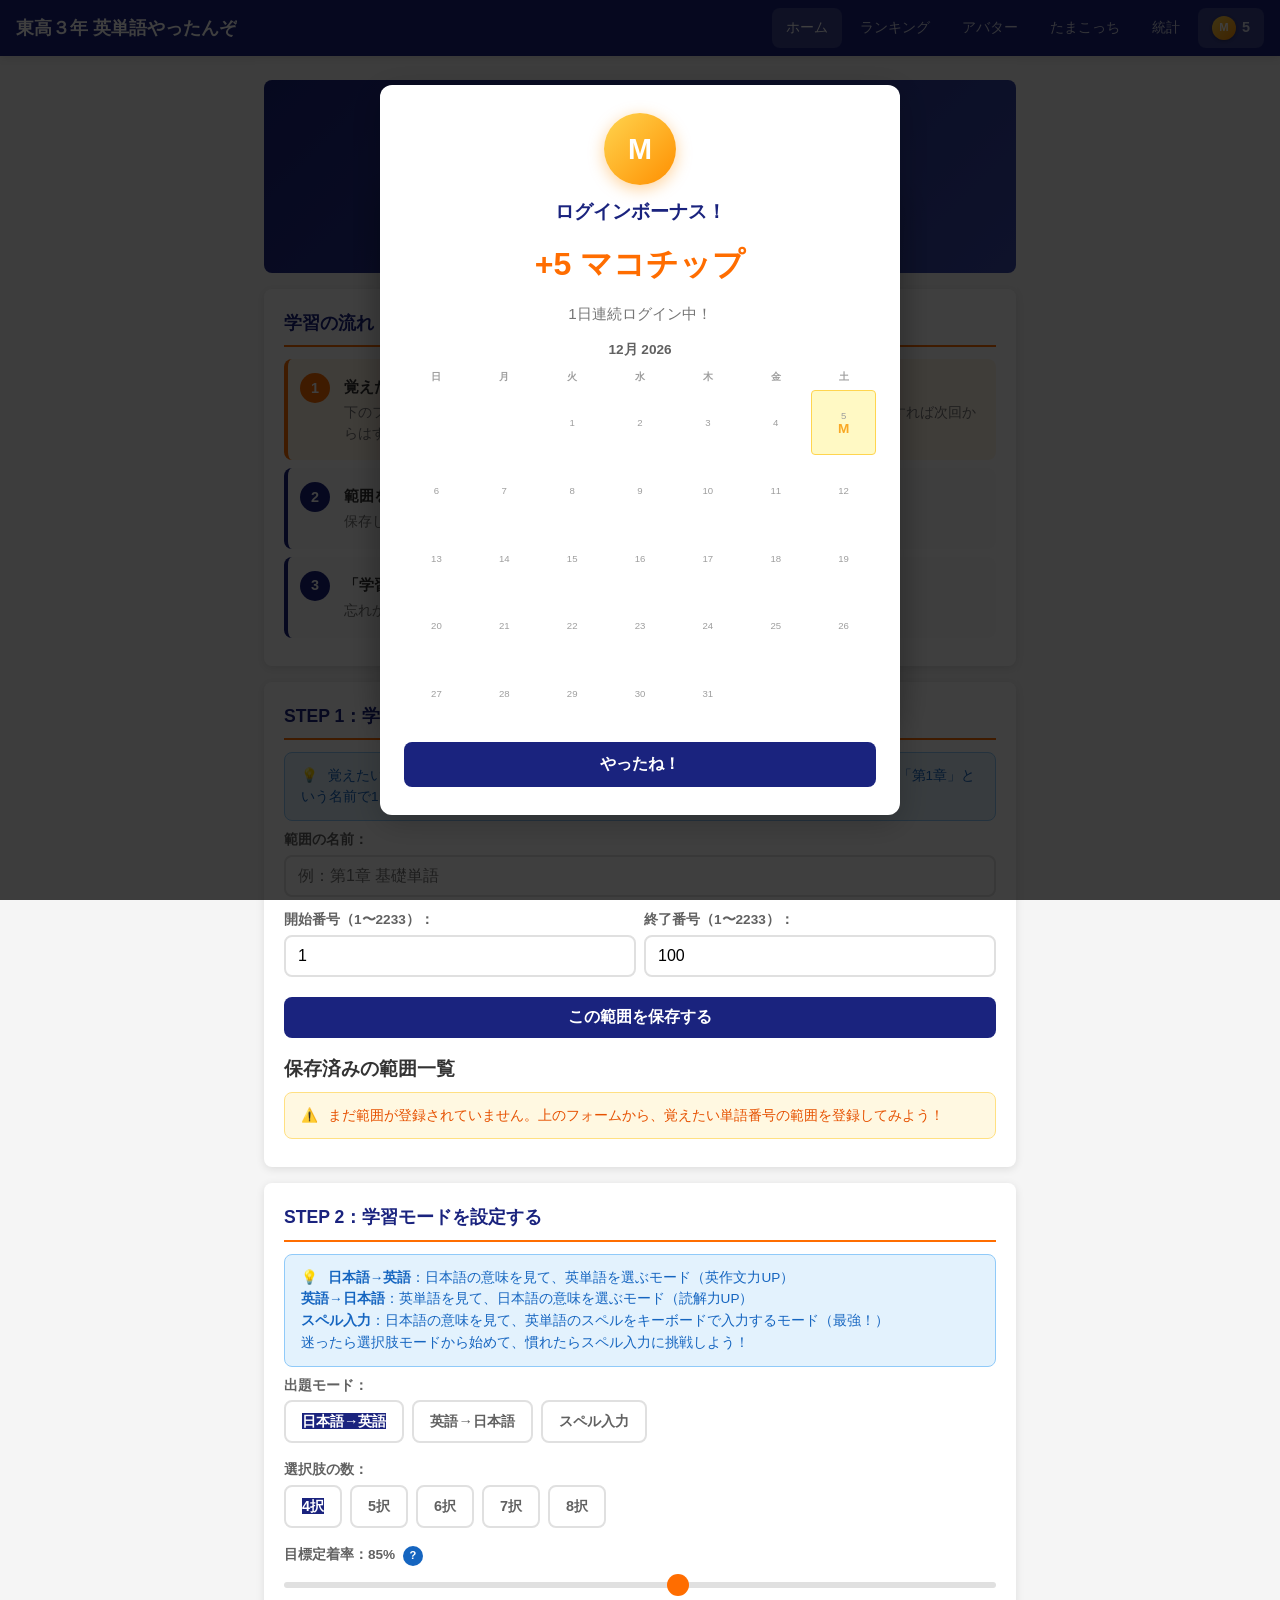
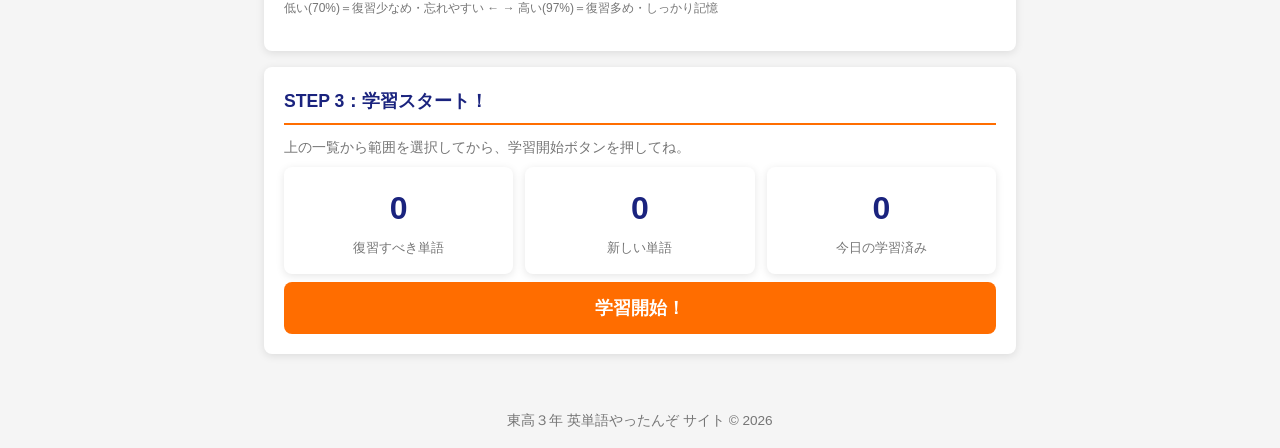
<file: index.html>
<!DOCTYPE html>
<html lang="ja">
<head>
  <meta charset="UTF-8">
  <meta name="viewport" content="width=device-width, initial-scale=1.0">
  <title>東高３年 英単語やったんぞ サイト</title>
  <link rel="stylesheet" href="css/style.css">
</head>
<body>

  <header class="navbar">
    <div class="brand">東高３年 英単語やったんぞ</div>
    <nav>
      <a href="index.html" class="active">ホーム</a>
      <a href="ranking.html">ランキング</a>
      <a href="avatar.html">アバター</a>
      <a href="tamakocchi.html">たまこっち</a>
      <a href="stats.html">統計</a>
      <a href="avatar.html" class="chip-display" id="chip-balance">
        <span class="chip-icon">M</span><span id="chip-amount">0</span>
      </a>
    </nav>
  </header>

  <main class="container">

    <!-- ヒーローセクション -->
    <div class="hero">
      <h1>英単語やったんぞ！</h1>
      <p>大学受験の英単語2233語を、科学的に最も効率よく覚えよう。<br>AIが「いつ復習すべきか」を自動で計算してくれるよ！</p>
      <button class="btn btn-accent mt-8" onclick="document.getElementById('how-popup').classList.add('show')" style="font-size:0.9rem">このアプリの使い方を見る</button>
    </div>

    <!-- 使い方ポップアップ -->
    <div class="popup-overlay" id="how-popup">
      <div class="popup">
        <h2>このアプリの使い方</h2>
        <p>このアプリは<strong>「忘れかけたタイミングで復習する」</strong>という科学的な学習法（FSRS）を使っています。ただ何度もくり返すより、はるかに効率よく覚えられます！</p>
        <ul>
          <li><strong>STEP 1</strong>：まず覚えたい単語の範囲を登録する（例：1〜100番）</li>
          <li><strong>STEP 2</strong>：クイズ形式で学習する。選択肢から正解を選ぼう</li>
          <li><strong>STEP 3</strong>：答えた後、自分の手ごたえを4段階で評価する</li>
          <li><strong>STEP 4</strong>：アプリが自動で「次いつ復習すべきか」を計算！</li>
          <li><strong>STEP 5</strong>：翌日以降にまたアプリを開くと、忘れかけた単語だけが出題される</li>
        </ul>
        <p><strong>ポイント：</strong>毎日少しずつ続けるのがコツ！1日10〜20分でOK。同じ範囲を繰り返し学習すると、AIがあなたの記憶パターンを学習して、どんどん効率がよくなります。</p>
        <p style="margin-top:12px"><strong>統計ページ</strong>を見れば、どの単語が覚えられていて、どの単語がヤバいか一目でわかるよ！</p>
        <button class="close-popup" onclick="this.closest('.popup-overlay').classList.remove('show')">わかった！</button>
      </div>
    </div>

    <!-- たまこっちミニウィジェット -->
    <a href="tamakocchi.html" class="tc-mini-widget" id="tc-widget" style="display:none">
      <div class="tc-mini-pet" id="tc-widget-pet"></div>
      <div class="tc-mini-info">
        <div class="tc-mini-name" id="tc-widget-name"></div>
        <div class="tc-mini-hearts" id="tc-widget-hearts"></div>
      </div>
    </a>

    <!-- ステップガイド -->
    <div class="card">
      <div class="card-title">学習の流れ <span class="help-icon" onclick="document.getElementById('how-popup').classList.add('show')">?</span></div>
      <ol class="step-guide" id="step-guide">
        <li class="step active" id="step-1">
          <div class="step-title">覚えたい範囲を登録する</div>
          <div class="step-desc">下のフォームで、単語番号の範囲（例：1〜100）に名前をつけて保存しよう。一度保存すれば次回からはすぐ使えるよ。</div>
        </li>
        <li class="step" id="step-2">
          <div class="step-title">範囲を選んで設定を確認する</div>
          <div class="step-desc">保存した範囲から学習したいものを選ぼう。出題モードや選択肢数も変えられるよ。</div>
        </li>
        <li class="step" id="step-3">
          <div class="step-title">「学習開始」でクイズスタート！</div>
          <div class="step-desc">忘れかけの単語と新しい単語が自動で出題されるよ。毎日続けると効果バツグン！</div>
        </li>
      </ol>
    </div>

    <!-- 学習範囲設定 -->
    <div class="card" id="range-card">
      <div class="card-title">STEP 1：学習範囲を登録する</div>
      <div class="help-bubble">
        覚えたい単語の番号の範囲を指定して保存します。例えば、教科書の第1章が1〜100番なら「第1章」という名前で1〜100を登録しておくと便利です。<strong>範囲は何個でも作れます。</strong>
      </div>

      <div id="range-form" class="mt-8">
        <div class="form-group">
          <label for="range-name">範囲の名前：</label>
          <input type="text" id="range-name" class="form-control" placeholder="例：第1章 基礎単語">
        </div>
        <div class="form-row">
          <div class="form-group">
            <label for="range-start">開始番号（1〜2233）：</label>
            <input type="number" id="range-start" class="form-control" min="1" max="2233" value="1">
          </div>
          <div class="form-group">
            <label for="range-end">終了番号（1〜2233）：</label>
            <input type="number" id="range-end" class="form-control" min="1" max="2233" value="100">
          </div>
        </div>
        <button id="save-range-btn" class="btn btn-primary btn-block mt-8" type="button">この範囲を保存する</button>
      </div>

      <!-- 保存済み範囲 -->
      <div id="range-list" class="mt-16">
        <div class="flex-between mb-8">
          <h3>保存済みの範囲一覧</h3>
        </div>
        <div id="ranges-container">
          <!-- 保存された範囲がここに表示される -->
        </div>
        <div id="no-ranges-msg" class="help-bubble warning">
          まだ範囲が登録されていません。上のフォームから、覚えたい単語番号の範囲を登録してみよう！
        </div>
      </div>
    </div>

    <!-- 学習モード選択 -->
    <div class="card" id="mode-card">
      <div class="card-title">STEP 2：学習モードを設定する</div>

      <div class="help-bubble">
        <strong>日本語→英語</strong>：日本語の意味を見て、英単語を選ぶモード（英作文力UP）<br>
        <strong>英語→日本語</strong>：英単語を見て、日本語の意味を選ぶモード（読解力UP）<br>
        <strong>スペル入力</strong>：日本語の意味を見て、英単語のスペルをキーボードで入力するモード（最強！）<br>
        迷ったら選択肢モードから始めて、慣れたらスペル入力に挑戦しよう！
      </div>

      <div class="form-group mt-8">
        <label>出題モード：</label>
        <div class="radio-group">
          <label><input type="radio" name="study-mode" value="jp2en" checked><span>日本語→英語</span></label>
          <label><input type="radio" name="study-mode" value="en2jp"><span>英語→日本語</span></label>
          <label><input type="radio" name="study-mode" value="spelling"><span>スペル入力</span></label>
        </div>
      </div>

      <div class="form-group" id="choice-count-group">
        <label>選択肢の数：</label>
        <div class="radio-group">
          <label><input type="radio" name="choice-count" value="4" checked><span>4択</span></label>
          <label><input type="radio" name="choice-count" value="5"><span>5択</span></label>
          <label><input type="radio" name="choice-count" value="6"><span>6択</span></label>
          <label><input type="radio" name="choice-count" value="7"><span>7択</span></label>
          <label><input type="radio" name="choice-count" value="8"><span>8択</span></label>
        </div>
      </div>

      <div class="form-group">
        <label for="retention-slider">
          目標定着率：<strong id="retention-value">85%</strong>
          <span class="help-icon" onclick="document.getElementById('retention-popup').classList.add('show')">?</span>
        </label>
        <input type="range" id="retention-slider" min="70" max="97" value="85" step="1">
        <div class="text-xs text-muted mt-4">低い(70%)＝復習少なめ・忘れやすい ← → 高い(97%)＝復習多め・しっかり記憶</div>
      </div>
    </div>

    <!-- 定着率ポップアップ -->
    <div class="popup-overlay" id="retention-popup">
      <div class="popup">
        <h2>「目標定着率」って何？</h2>
        <p>目標定着率とは、<strong>「次にその単語を見たとき、何%の確率で思い出せるようにしたいか」</strong>という設定です。</p>
        <ul>
          <li><strong>85%（おすすめ）</strong>：復習回数と記憶のバランスが最適</li>
          <li><strong>90%以上</strong>：しっかり覚えたい人向け。復習回数は増えるけど確実</li>
          <li><strong>70〜80%</strong>：とりあえずざっと覚えたい人向け。復習は少なくて済む</li>
        </ul>
        <p>最初は<strong>85%</strong>のままでOK！慣れてきたら調整してみよう。</p>
        <button class="close-popup" onclick="this.closest('.popup-overlay').classList.remove('show')">なるほど！</button>
      </div>
    </div>

    <!-- 学習開始ボタン -->
    <div class="card" id="start-card">
      <div class="card-title">STEP 3：学習スタート！</div>
      <div id="start-summary" class="mb-8">
        <p class="text-muted text-sm" id="start-status-msg">上の一覧から範囲を選択してから、学習開始ボタンを押してね。</p>
      </div>

      <div class="summary-grid mb-8" id="today-summary-grid">
        <div class="summary-item">
          <div class="num" id="due-count">0</div>
          <div class="label">復習すべき単語</div>
        </div>
        <div class="summary-item">
          <div class="num" id="new-count">0</div>
          <div class="label">新しい単語</div>
        </div>
        <div class="summary-item">
          <div class="num" id="studied-count">0</div>
          <div class="label">今日の学習済み</div>
        </div>
      </div>

      <button id="start-study-btn" class="btn btn-accent btn-block" type="button" style="font-size:1.1rem;padding:14px">学習開始！</button>
      <div class="help-bubble success mt-8" id="start-hint" style="display:none">
        復習すべき単語がある場合はそちらから出題されるよ。復習が終わったら新しい単語（最大20語）が出るよ！
      </div>
    </div>

  </main>

  <footer class="text-center text-muted text-sm" style="padding:16px;">
    <p>東高３年 英単語やったんぞ サイト &copy; 2026</p>
  </footer>

  <!-- ログインボーナスポップアップ -->
  <div class="popup-overlay" id="login-bonus-popup">
    <div class="popup login-bonus-popup">
      <div class="login-bonus-icon">M</div>
      <h2>ログインボーナス！</h2>
      <div class="login-bonus-amount" id="login-bonus-chips">+5 マコチップ</div>
      <div class="login-bonus-streak" id="login-bonus-streak">1日連続ログイン中！</div>
      <div id="login-calendar-area" class="login-calendar-wrap"></div>
      <button class="close-popup" onclick="this.closest('.popup-overlay').classList.remove('show')">やったね！</button>
    </div>
  </div>

  <div class="toast-container" id="toast-container"></div>

  <script src="js/words.js"></script>
  <script src="js/fsrs.js"></script>
  <script src="js/makochip.js"></script>
  <script src="js/tamakocchi.js"></script>
  <script src="js/tamakocchi-chars.js"></script>
  <script src="js/sync.js"></script>
  <script>
  (function () {
    'use strict';
    const RANGES_KEY = 'savedRanges';
    const SETTINGS_KEY = 'studySettings';
    const CARD_DATA_KEY = 'cardData';
    const SELECTED_RANGE_KEY = 'selectedRangeId';
    const fsrs = window.FSRS;
    const now = new Date();

    let selectedRangeId = localStorage.getItem(SELECTED_RANGE_KEY) || null;

    function loadRanges() {
      try { return JSON.parse(localStorage.getItem(RANGES_KEY)) || []; } catch (e) { return []; }
    }
    function saveRanges(ranges) {
      localStorage.setItem(RANGES_KEY, JSON.stringify(ranges));
    }
    function loadCardData() {
      try { return JSON.parse(localStorage.getItem(CARD_DATA_KEY)) || {}; } catch (e) { return {}; }
    }
    function escapeHtml(text) {
      var div = document.createElement('div');
      div.appendChild(document.createTextNode(text));
      return div.innerHTML;
    }

    // --- 範囲ごとのミニ統計 ---
    function getRangeStats(range) {
      const cardData = loadCardData();
      const total = range.end - range.start + 1;
      let studied = 0, mastered = 0, good = 0, warning = 0, danger = 0, forgot = 0, newCount = 0, due = 0;
      const today = now.toISOString().slice(0, 10);
      let studiedToday = 0;

      for (let i = range.start; i <= range.end; i++) {
        const card = cardData[i];
        if (!card || card.state === 'new') {
          newCount++;
          continue;
        }
        studied++;
        const r = fsrs.getRecallProbability(card, now);
        if (r >= 0.95) mastered++;
        else if (r >= 0.85) good++;
        else if (r >= 0.70) warning++;
        else if (r >= 0.50) danger++;
        else forgot++;

        if (r <= 0.85 || card.state === 'learning') due++;
        if (card.lastReview && card.lastReview.slice(0, 10) === today) studiedToday++;
      }
      return { total, studied, mastered, good, warning, danger, forgot, newCount, due, studiedToday };
    }

    function buildMiniBar(stats) {
      const t = stats.total;
      if (t === 0) return '';
      const segs = [
        { cls: 'seg-perfect', count: stats.mastered },
        { cls: 'seg-good', count: stats.good },
        { cls: 'seg-warning', count: stats.warning },
        { cls: 'seg-danger', count: stats.danger },
        { cls: 'seg-forgot', count: stats.forgot },
        { cls: 'seg-new', count: stats.newCount }
      ];
      return '<div class="mini-bar">' +
        segs.filter(s => s.count > 0).map(s =>
          '<div class="segment ' + s.cls + '" style="width:' + (s.count / t * 100) + '%"></div>'
        ).join('') +
      '</div>';
    }

    // --- 範囲レンダリング ---
    function renderRanges() {
      const ranges = loadRanges();
      const container = document.getElementById('ranges-container');
      const noMsg = document.getElementById('no-ranges-msg');
      container.innerHTML = '';

      if (ranges.length === 0) {
        noMsg.style.display = 'block';
        updateStepGuide(false);
        return;
      }
      noMsg.style.display = 'none';
      updateStepGuide(true);

      ranges.forEach(function (range) {
        const stats = getRangeStats(range);
        const isSelected = range.id === selectedRangeId;
        const pctStudied = stats.total > 0 ? Math.round(stats.studied / stats.total * 100) : 0;
        const pctMastered = stats.total > 0 ? Math.round(stats.mastered / stats.total * 100) : 0;

        const div = document.createElement('div');
        div.className = 'range-item' + (isSelected ? ' selected' : '');
        div.innerHTML =
          '<div class="range-item-header">' +
            '<span class="range-name">' + escapeHtml(range.name) + '</span>' +
            '<span class="range-numbers">No.' + range.start + '〜' + range.end + '（' + stats.total + '語）</span>' +
          '</div>' +
          buildMiniBar(stats) +
          '<div class="range-item-stats">' +
            '<span class="stat-chip">学習済: <strong>' + pctStudied + '%</strong></span>' +
            '<span class="stat-chip">完全記憶: <strong>' + pctMastered + '%</strong></span>' +
            '<span class="stat-chip">要復習: <strong style="color:var(--danger)">' + stats.due + '語</strong></span>' +
            '<span class="stat-chip">今日: <strong>' + stats.studiedToday + '語</strong></span>' +
          '</div>' +
          '<div class="range-item-actions">' +
            '<button class="btn btn-sm ' + (isSelected ? 'btn-accent' : 'btn-outline') + ' select-range-btn" data-id="' + range.id + '">' +
              (isSelected ? '選択中' : '選択する') +
            '</button>' +
            '<button class="btn btn-sm btn-success study-range-btn" data-id="' + range.id + '">学習する</button>' +
            '<button class="btn btn-sm btn-danger delete-range-btn" data-id="' + range.id + '">削除</button>' +
          '</div>';
        container.appendChild(div);
      });

      // Event listeners
      container.querySelectorAll('.select-range-btn').forEach(function (btn) {
        btn.addEventListener('click', function () {
          selectedRangeId = this.getAttribute('data-id');
          localStorage.setItem(SELECTED_RANGE_KEY, selectedRangeId);
          renderRanges();
          updateSummary();
        });
      });
      container.querySelectorAll('.study-range-btn').forEach(function (btn) {
        btn.addEventListener('click', function () {
          selectedRangeId = this.getAttribute('data-id');
          localStorage.setItem(SELECTED_RANGE_KEY, selectedRangeId);
          startStudy(selectedRangeId);
        });
      });
      container.querySelectorAll('.delete-range-btn').forEach(function (btn) {
        btn.addEventListener('click', function () {
          if (confirm('「' + ranges.find(r => r.id === this.getAttribute('data-id')).name + '」を削除しますか？\n（学習データは消えません）')) {
            var rangeId = this.getAttribute('data-id');
            var newRanges = loadRanges().filter(r => r.id !== rangeId);
            saveRanges(newRanges);
            if (selectedRangeId === rangeId) {
              selectedRangeId = null;
              localStorage.removeItem(SELECTED_RANGE_KEY);
            }
            renderRanges();
            updateSummary();
          }
        });
      });
    }

    // --- ステップガイド更新 ---
    function updateStepGuide(hasRanges) {
      const s1 = document.getElementById('step-1');
      const s2 = document.getElementById('step-2');
      const s3 = document.getElementById('step-3');
      s1.className = 'step' + (hasRanges ? ' done' : ' active');
      s2.className = 'step' + (hasRanges && selectedRangeId ? ' done' : (hasRanges ? ' active' : ''));
      s3.className = 'step' + (hasRanges && selectedRangeId ? ' active' : '');
    }

    // --- 範囲追加 ---
    document.getElementById('save-range-btn').addEventListener('click', function () {
      var name = document.getElementById('range-name').value.trim();
      var start = parseInt(document.getElementById('range-start').value, 10);
      var end = parseInt(document.getElementById('range-end').value, 10);

      if (!name) { alert('範囲の名前を入力してね！\n例：「第1章」「基礎100語」など'); return; }
      if (isNaN(start) || isNaN(end) || start < 1 || end < 1 || start > 2233 || end > 2233) {
        alert('番号は1〜2233の間で入力してね！'); return;
      }
      if (start > end) { alert('開始番号は終了番号以下にしてね！'); return; }

      var ranges = loadRanges();
      ranges.push({ id: Date.now().toString(), name: name, start: start, end: end });
      saveRanges(ranges);

      document.getElementById('range-name').value = '';
      document.getElementById('range-start').value = '1';
      document.getElementById('range-end').value = '100';

      showToast('「' + name + '」を保存しました！', 'success');
      renderRanges();
      updateSummary();
    });

    // --- 設定復元 ---
    function loadSettings() {
      try { return JSON.parse(localStorage.getItem(SETTINGS_KEY)) || {}; } catch (e) { return {}; }
    }
    function applySettings() {
      var s = loadSettings();
      if (s.mode) {
        var r = document.querySelector('input[name="study-mode"][value="' + s.mode + '"]');
        if (r) r.checked = true;
      }
      if (s.choices) {
        var c = document.querySelector('input[name="choice-count"][value="' + s.choices + '"]');
        if (c) c.checked = true;
      }
      if (s.retention !== undefined) {
        document.getElementById('retention-slider').value = s.retention;
        document.getElementById('retention-value').textContent = s.retention + '%';
      }
    }

    document.getElementById('retention-slider').addEventListener('input', function () {
      document.getElementById('retention-value').textContent = this.value + '%';
    });

    // Hide choice count for spelling mode
    var choiceGroup = document.getElementById('choice-count-group');
    document.querySelectorAll('input[name="study-mode"]').forEach(function(r) {
      r.addEventListener('change', function() {
        choiceGroup.style.display = this.value === 'spelling' ? 'none' : '';
      });
    });
    // Apply on load
    (function() {
      var checked = document.querySelector('input[name="study-mode"]:checked');
      if (checked && checked.value === 'spelling') choiceGroup.style.display = 'none';
    })();

    // --- 学習開始 ---
    function startStudy(rangeId) {
      var mode = document.querySelector('input[name="study-mode"]:checked').value;
      var choices = document.querySelector('input[name="choice-count"]:checked').value;
      var retention = document.getElementById('retention-slider').value;
      localStorage.setItem(SETTINGS_KEY, JSON.stringify({ mode: mode, choices: choices, retention: parseInt(retention) }));
      var url = 'study.html?rangeId=' + encodeURIComponent(rangeId) +
        '&mode=' + encodeURIComponent(mode) +
        '&retention=' + encodeURIComponent((parseInt(retention) / 100).toFixed(2));
      if (mode !== 'spelling') {
        url += '&choices=' + encodeURIComponent(choices);
      }
      window.location.href = url;
    }

    document.getElementById('start-study-btn').addEventListener('click', function () {
      if (!selectedRangeId) {
        alert('まず上の一覧から、学習したい範囲を「選択」してね！');
        return;
      }
      startStudy(selectedRangeId);
    });

    // --- 今日のサマリー ---
    function updateSummary() {
      var due = 0, newC = 0, studied = 0;
      var statusMsg = document.getElementById('start-status-msg');
      var hint = document.getElementById('start-hint');

      if (!selectedRangeId) {
        statusMsg.textContent = '上の一覧から範囲を選択してから、学習開始ボタンを押してね。';
        statusMsg.style.display = 'block';
        hint.style.display = 'none';
      } else {
        var ranges = loadRanges();
        var sel = ranges.find(r => r.id === selectedRangeId);
        if (sel) {
          var stats = getRangeStats(sel);
          due = stats.due;
          newC = stats.newCount;
          studied = stats.studiedToday;
          statusMsg.innerHTML = '選択中：<strong>' + escapeHtml(sel.name) + '</strong>（No.' + sel.start + '〜' + sel.end + '）';
          hint.style.display = (due > 0 || newC > 0) ? 'block' : 'none';
        }
      }
      document.getElementById('due-count').textContent = due;
      document.getElementById('new-count').textContent = newC;
      document.getElementById('studied-count').textContent = studied;

      updateStepGuide(loadRanges().length > 0);
    }

    // --- Toast ---
    function showToast(msg, type) {
      var container = document.getElementById('toast-container');
      var toast = document.createElement('div');
      toast.className = 'toast ' + (type || '');
      toast.textContent = msg;
      container.appendChild(toast);
      setTimeout(function () { toast.remove(); }, 3000);
    }

    // --- 初回訪問チェック ---
    if (!localStorage.getItem('visited')) {
      localStorage.setItem('visited', '1');
      setTimeout(function () {
        document.getElementById('how-popup').classList.add('show');
      }, 500);
    }

    // --- マコチップ残高表示 ---
    function updateChipDisplay() {
      var el = document.getElementById('chip-amount');
      if (el && window.MakoChip) el.textContent = MakoChip.getBalance();
    }

    // --- ログインボーナスチェック ---
    function checkLoginBonus() {
      if (!window.MakoChip) return;
      var result = MakoChip.checkLoginBonus();
      if (result) {
        document.getElementById('login-bonus-chips').textContent = '+' + result.chips + ' マコチップ';
        document.getElementById('login-bonus-streak').textContent = result.streak + '日連続ログイン中！';
        document.getElementById('login-calendar-area').innerHTML = buildLoginCalendar();
        setTimeout(function() {
          document.getElementById('login-bonus-popup').classList.add('show');
        }, 600);
        updateChipDisplay();
      }
    }

    function buildLoginCalendar() {
      var pad = function(n) { return n < 10 ? '0' + n : '' + n; };
      var today = new Date().toISOString().slice(0, 10);
      var history = MakoChip.getLoginHistory();
      var histSet = {};
      history.forEach(function(d) { histSet[d] = true; });

      var now = new Date();
      var year = now.getFullYear();
      var month = now.getMonth();
      var daysInMonth = new Date(year, month + 1, 0).getDate();
      var firstDow = new Date(year, month, 1).getDay();

      var html = '<div class="cal-month-title">' + (month + 1) + '月 ' + year + '</div>';
      html += '<div class="calendar-grid">';
      ['日','月','火','水','木','金','土'].forEach(function(d) {
        html += '<div class="cal-header-cell">' + d + '</div>';
      });
      for (var i = 0; i < firstDow; i++) html += '<div class="cal-day"></div>';
      for (var d = 1; d <= daysInMonth; d++) {
        var ds = year + '-' + pad(month + 1) + '-' + pad(d);
        var hasLogin = !!histSet[ds];
        var isToday = ds === today;
        var cls = 'cal-day' + (hasLogin ? ' has-login' : '') + (isToday ? ' today-bonus' : '');
        html += '<div class="' + cls + '"><span class="day-num">' + d + '</span>' +
          (hasLogin ? '<span class="day-stamp">M</span>' : '') + '</div>';
      }
      html += '</div>';
      return html;
    }

    // --- ランキング同期（バックグラウンド） ---
    function syncRanking() {
      if (window.RankingSync && RankingSync.isConfigured()) {
        RankingSync.syncToServer();
      }
    }

    // --- たまこっちウィジェット ---
    function renderTCWidget() {
      if (!window.Tamakocchi || !window.TamakocchiChars) return;
      var s = Tamakocchi.getState();
      var w = document.getElementById('tc-widget');
      if (s.stage < 0) { w.style.display = 'none'; return; }
      w.style.display = 'flex';
      var ch = Tamakocchi.getCharInfo(s.charId);
      document.getElementById('tc-widget-pet').innerHTML = s.isDead ? TamakocchiChars.renderChar('dead') : TamakocchiChars.renderChar(s.charId);
      document.getElementById('tc-widget-name').textContent = s.isDead ? 'たまこっち…' : (ch ? ch.name : '');
      var hearts = '';
      for (var i = 0; i < Tamakocchi.MAX_STAT; i++) hearts += i < s.hunger ? '♥' : '♡';
      hearts += ' ';
      for (var j = 0; j < Tamakocchi.MAX_STAT; j++) hearts += j < s.happiness ? '★' : '☆';
      document.getElementById('tc-widget-hearts').innerHTML = '<span style="color:#e05060">' + hearts.split(' ')[0] + '</span> <span style="color:#f0a030">' + hearts.split(' ')[1] + '</span>';
    }

    // --- 初期化 ---
    applySettings();
    renderRanges();
    updateSummary();
    updateChipDisplay();
    checkLoginBonus();
    syncRanking();
    renderTCWidget();
  })();
  </script>

</body>
</html>
</file>
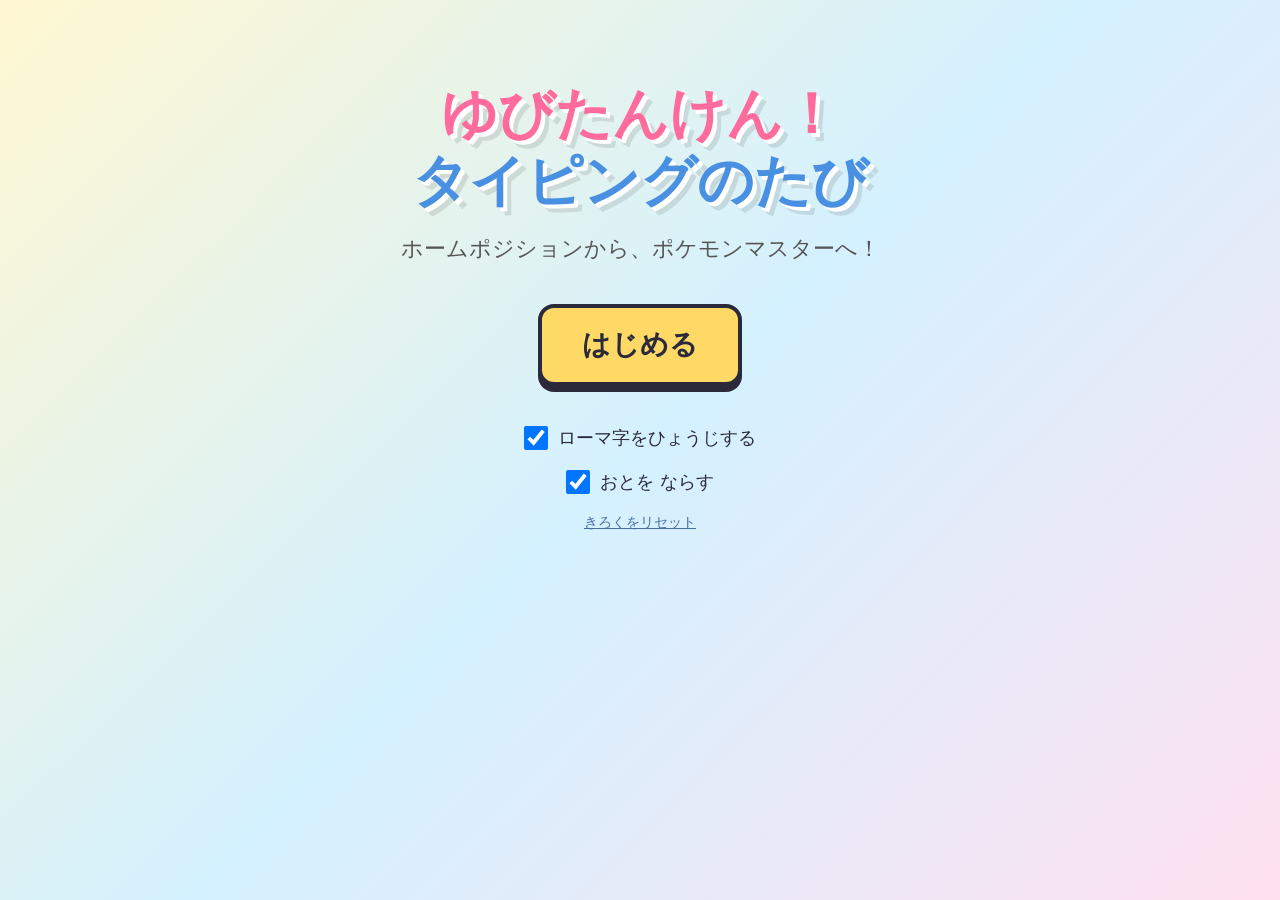
<file: typing-game/index.html>
<!DOCTYPE html>
<html lang="ja">
<head>
  <meta charset="UTF-8" />
  <meta name="viewport" content="width=device-width, initial-scale=1.0" />
  <title>ゆびたんけん！タイピングのたび</title>
  <link rel="stylesheet" href="css/style.css" />
</head>
<body>
  <div id="app">

    <!-- タイトル画面 -->
    <section id="screen-title" class="screen active">
      <div class="title-wrap">
        <h1 class="title">
          <span class="t1">ゆびたんけん！</span>
          <span class="t2">タイピングのたび</span>
        </h1>
        <p class="subtitle">ホームポジションから、ポケモンマスターへ！</p>
        <button class="btn-big" id="btn-start">はじめる</button>
        <div class="title-foot">
          <label class="toggle">
            <input type="checkbox" id="toggle-romaji" checked />
            <span>ローマ字をひょうじする</span>
          </label>
          <label class="toggle">
            <input type="checkbox" id="toggle-sound" checked />
            <span>おとを ならす</span>
          </label>
          <button class="btn-link" id="btn-reset">きろくをリセット</button>
        </div>
      </div>
    </section>

    <!-- モード選択画面 -->
    <section id="screen-modes" class="screen">
      <header class="topbar">
        <button class="btn-back" data-back="screen-title">← もどる</button>
        <h2>モードを えらぼう</h2>
        <div></div>
      </header>
      <div class="modes">
        <div class="mode-card" id="mode-practice">
          <div class="mode-emoji">📝</div>
          <div class="mode-name">れんしゅう</div>
          <div class="mode-desc">15ステージを じゅんばんに クリアしよう。<br/>バッジを あつめよう！</div>
        </div>
        <div class="mode-card" id="mode-battle">
          <div class="mode-emoji">⚔️</div>
          <div class="mode-name">ポケモンバトル</div>
          <div class="mode-desc">ポケモンを えらんで、トレーナーと たたかおう！<br/>わざを タイプして こうげき！</div>
        </div>
        <div class="mode-card" id="mode-timeattack">
          <div class="mode-emoji">⏱️</div>
          <div class="mode-name">タイムアタック</div>
          <div class="mode-desc">60びょうで なんもん うてるかな？<br/>ハイスコアを めざせ！</div>
        </div>
        <div class="mode-card" id="mode-countdown">
          <div class="mode-emoji">⏰</div>
          <div class="mode-name">カウントダウン</div>
          <div class="mode-desc">時間内に 打とう！<br/>短い 文字は 10秒、長いのは 20秒。</div>
        </div>
        <div class="mode-card" id="mode-analytics">
          <div class="mode-emoji">🔍</div>
          <div class="mode-name">にがてぶんせき</div>
          <div class="mode-desc">きみの にがてな キーを みてみよう！<br/>にがてだけの れんしゅうも できるよ。</div>
        </div>
      </div>
    </section>

    <!-- ステージ選択 -->
    <section id="screen-stages" class="screen">
      <header class="topbar">
        <button class="btn-back" data-back="screen-modes">← もどる</button>
        <h2>ステージをえらぶ</h2>
        <div class="badges-count" id="badges-count">バッジ 0 / 15</div>
      </header>
      <div class="stage-list" id="stage-list"></div>
    </section>

    <!-- ゲーム画面（れんしゅう） -->
    <section id="screen-game" class="screen">
      <header class="topbar">
        <button class="btn-back" data-back="screen-stages">← やめる</button>
        <h2 id="game-stage-title"></h2>
        <div class="stat-row">
          <span class="stat" id="stat-correct">○ 0</span>
          <span class="stat" id="stat-wrong">× 0</span>
          <span class="stat" id="stat-time">⏱ 0</span>
        </div>
      </header>
      <div class="game-main">
        <div class="word-area">
          <div class="pokemon-img-wrap" id="pokemon-img-wrap"></div>
          <div class="kana-line" id="kana-line"></div>
          <div class="romaji-line" id="romaji-line"></div>
        </div>
        <div class="keyboard-wrap">
          <div class="hand left-hand" id="left-hand"></div>
          <div class="keyboard" id="keyboard"></div>
          <div class="hand right-hand" id="right-hand"></div>
        </div>
        <div class="hint-area">
          <p class="hint-text" id="hint-text"></p>
        </div>
      </div>
    </section>

    <!-- れんしゅう リザルト -->
    <section id="screen-result" class="screen">
      <div class="result-wrap">
        <h2 id="result-title">ステージクリア！</h2>
        <div class="result-badge" id="result-badge">🏅</div>
        <div class="result-stats">
          <div><span>せいかい</span><strong id="r-correct">0</strong></div>
          <div><span>まちがい</span><strong id="r-wrong">0</strong></div>
          <div><span>せいかいりつ</span><strong id="r-accuracy">0%</strong></div>
          <div><span>1ぷんあたり</span><strong id="r-wpm">0</strong></div>
        </div>
        <p class="result-msg" id="result-msg"></p>
        <div class="result-buttons">
          <button class="btn-big" id="btn-retry">もういちど</button>
          <button class="btn-big primary" id="btn-next">つぎへ</button>
        </div>
      </div>
    </section>

    <!-- ポケモン選択 -->
    <section id="screen-poke-select" class="screen">
      <header class="topbar">
        <button class="btn-back" data-back="screen-modes">← もどる</button>
        <h2>あいぼうを えらぼう</h2>
        <div></div>
      </header>
      <div class="poke-list" id="poke-list"></div>
    </section>

    <!-- トレーナー選択 -->
    <section id="screen-trainer-select" class="screen">
      <header class="topbar">
        <button class="btn-back" data-back="screen-poke-select">← もどる</button>
        <h2>あいてを えらぼう</h2>
        <div></div>
      </header>
      <div class="trainer-list" id="trainer-list"></div>
    </section>

    <!-- バトル画面 -->
    <section id="screen-battle" class="screen">
      <header class="topbar">
        <button class="btn-back" data-back="screen-modes">← にげる</button>
        <h2>ポケモンバトル！</h2>
        <div></div>
      </header>
      <div id="battle-content" class="battle-root"></div>
    </section>

    <!-- タイムアタック -->
    <section id="screen-ta" class="screen">
      <header class="topbar">
        <button class="btn-back" data-back="screen-modes">← やめる</button>
        <h2>タイムアタック</h2>
        <div></div>
      </header>
      <div id="ta-content"></div>
      <div class="keyboard-wrap small-kb">
        <div class="keyboard" id="ta-keyboard"></div>
      </div>
    </section>

    <!-- カウントダウン画面 -->
    <section id="screen-countdown" class="screen">
      <header class="topbar">
        <button class="btn-back" data-back="screen-modes">← やめる</button>
        <h2>カウントダウン</h2>
        <div class="stat-row">
          <span class="stat" id="cd-progress">1 / 10</span>
          <span class="stat" id="cd-correct">○ 0</span>
        </div>
      </header>
      <div class="cd-main">
        <div class="cd-timer-wrap">
          <div class="cd-timer-circle">
            <div class="cd-timer" id="cd-timer">0</div>
            <div class="cd-timer-unit">びょう</div>
          </div>
        </div>
        <div class="cd-flash" id="cd-flash"></div>
        <div class="cd-word-area">
          <div class="cd-kana" id="cd-kana"></div>
          <div class="cd-romaji" id="cd-romaji"></div>
        </div>
        <div class="keyboard-wrap small-kb">
          <div class="keyboard" id="cd-keyboard"></div>
        </div>
      </div>
    </section>

    <!-- カウントダウン リザルト -->
    <section id="screen-cd-result" class="screen">
      <div class="result-wrap">
        <h2>おわり！</h2>
        <div class="result-badge">⏰</div>
        <div class="result-stats">
          <div><span>正解</span><strong id="cdr-correct">0</strong></div>
          <div><span>ミス</span><strong id="cdr-miss">0</strong></div>
          <div><span>時間切れ</span><strong id="cdr-timeout">0</strong></div>
          <div><span>点数</span><strong id="cdr-score">0</strong></div>
        </div>
        <p class="result-msg" id="cdr-msg"></p>
        <div class="result-buttons">
          <button class="btn-big" id="btn-cd-retry">もう 一度</button>
          <button class="btn-big primary" id="btn-cd-menu">モードへ もどる</button>
        </div>
      </div>
    </section>

    <!-- 苦手分析画面 -->
    <section id="screen-analytics" class="screen">
      <header class="topbar">
        <button class="btn-back" data-back="screen-modes">← もどる</button>
        <h2>にがて ぶんせき</h2>
        <button class="btn-link" id="btn-reset-analytics">ぶんせきを リセット</button>
      </header>
      <div class="analytics-content" id="analytics-content"></div>
    </section>

    <!-- タイムアタック リザルト -->
    <section id="screen-ta-result" class="screen">
      <div class="result-wrap">
        <h2>タイムアップ！</h2>
        <div class="result-badge">⏱️</div>
        <div class="result-stats">
          <div><span>スコア</span><strong id="tar-score">0</strong></div>
          <div><span>たんご</span><strong id="tar-words">0</strong></div>
          <div><span>せいかい文字</span><strong id="tar-correct">0</strong></div>
          <div><span>ミス</span><strong id="tar-miss">0</strong></div>
        </div>
        <p class="result-msg" id="tar-msg"></p>
        <div class="result-buttons">
          <button class="btn-big" id="btn-ta-retry">もういちど</button>
          <button class="btn-big primary" id="btn-ta-menu">モードへ もどる</button>
        </div>
      </div>
    </section>

  </div>

  <script src="js/audio.js"></script>
  <script src="js/keyboard.js"></script>
  <script src="js/words.js"></script>
  <script src="js/stages.js"></script>
  <script src="js/progress.js"></script>
  <script src="js/analytics.js"></script>
  <script src="js/pokemon.js"></script>
  <script src="js/game.js"></script>
  <script src="js/battle.js"></script>
  <script src="js/timeattack.js"></script>
  <script src="js/countdown.js"></script>
  <script src="js/main.js"></script>
</body>
</html>
</file>
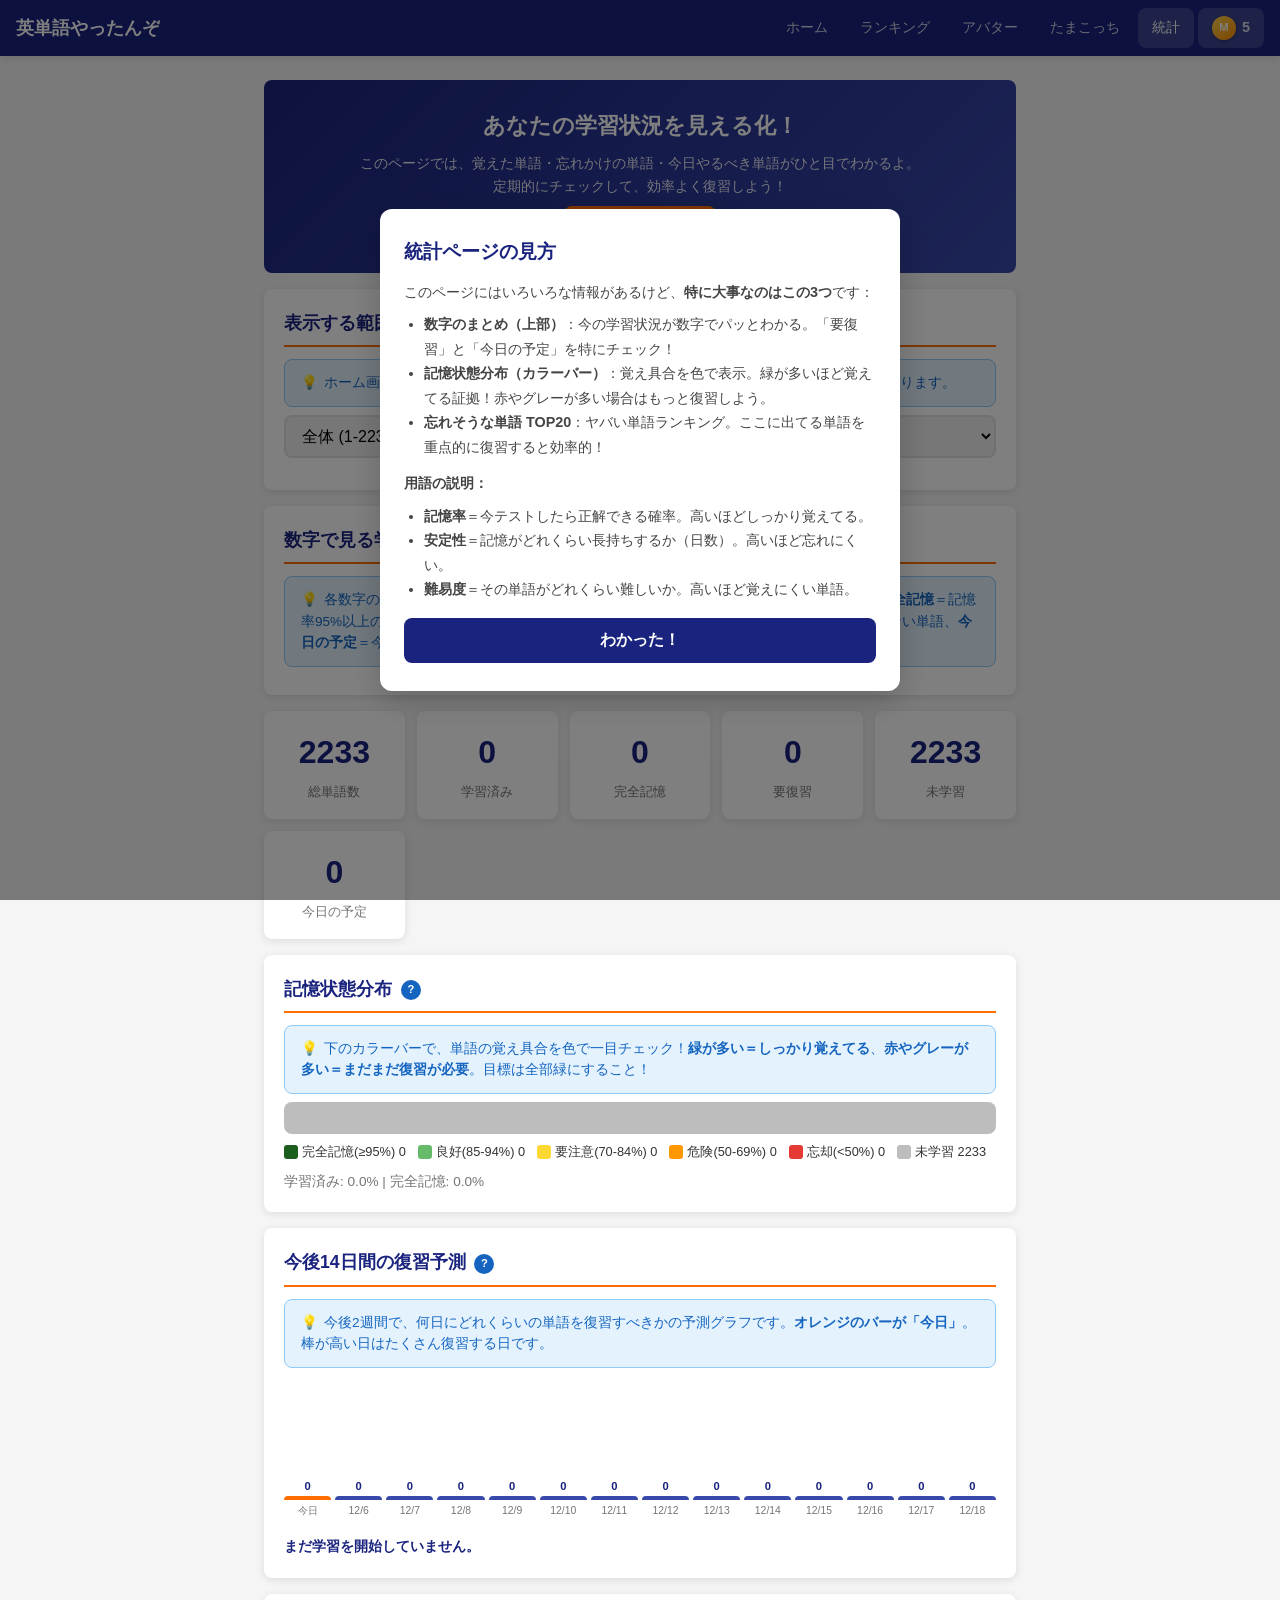
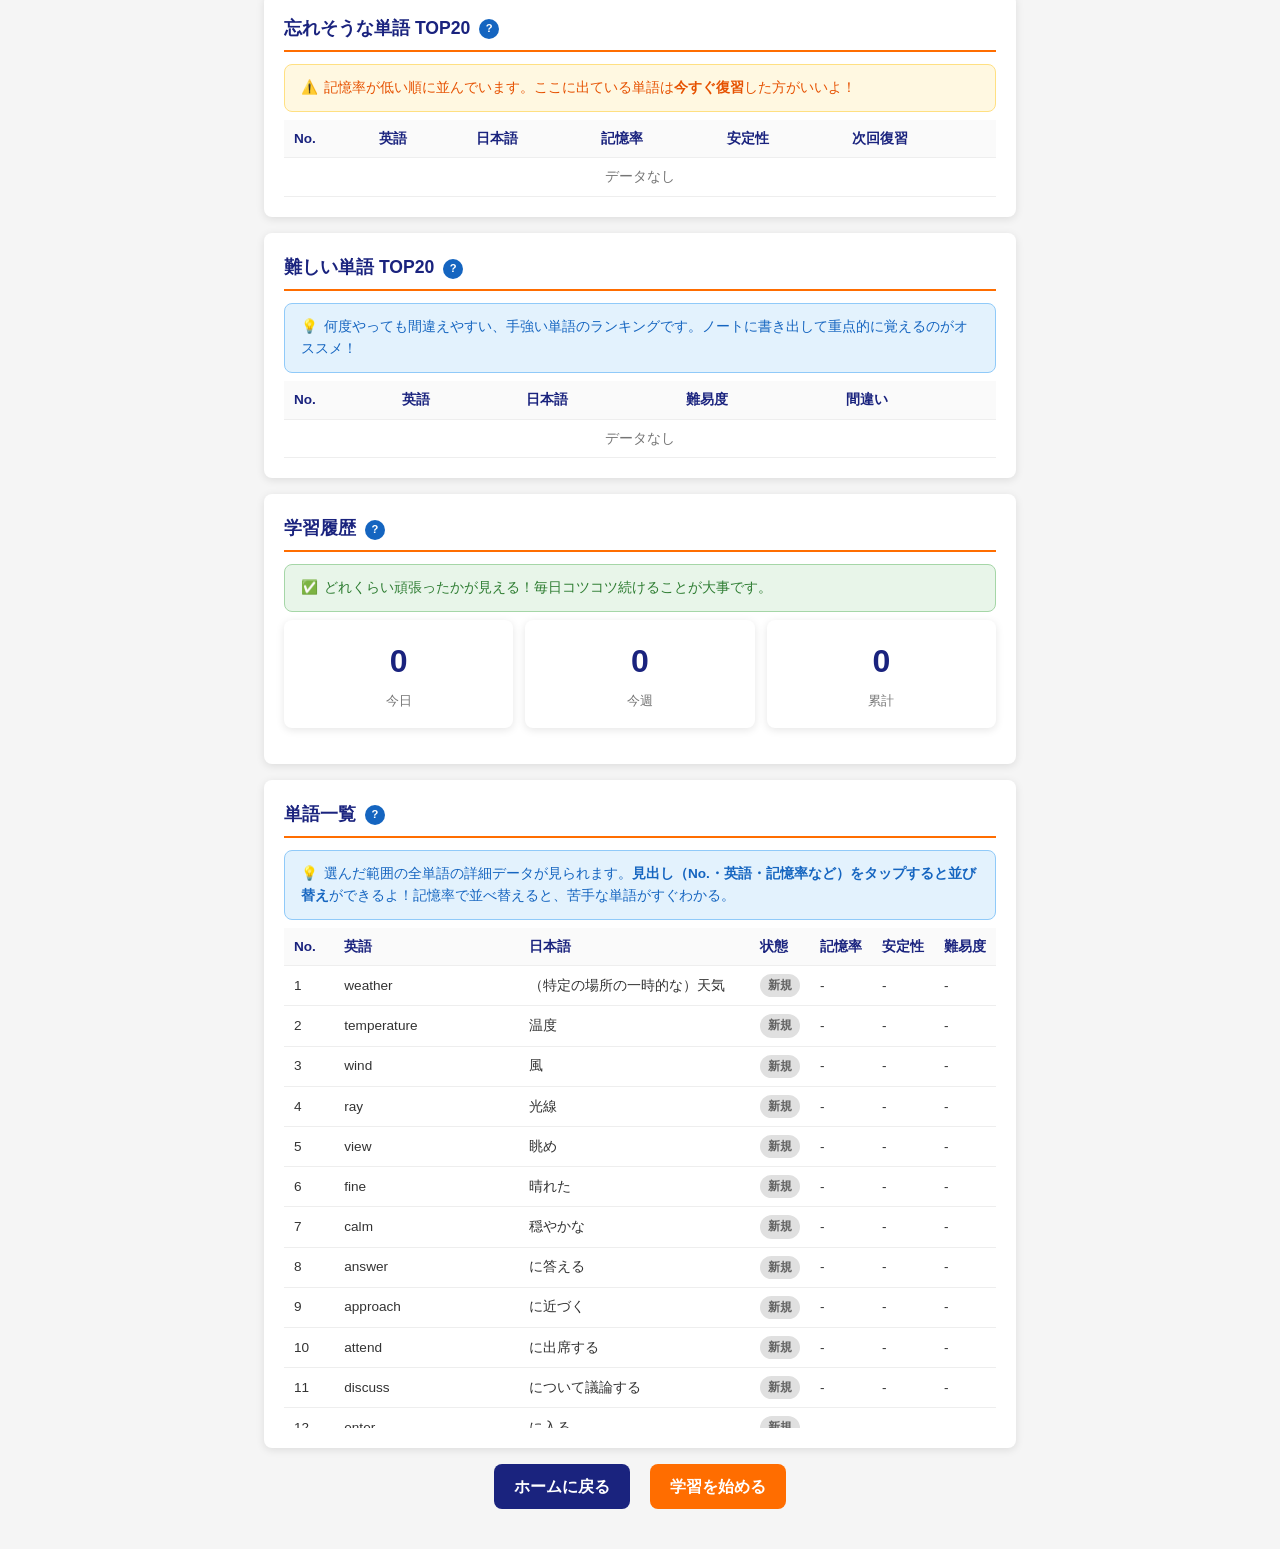
<file: stats.html>
<!DOCTYPE html>
<html lang="ja">
<head>
  <meta charset="UTF-8">
  <meta name="viewport" content="width=device-width, initial-scale=1.0">
  <title>統計 - 東高３年 英単語やったんぞ</title>
  <link rel="stylesheet" href="css/style.css">
</head>
<body>
  <header class="navbar">
    <div class="brand">英単語やったんぞ</div>
    <nav>
      <a href="index.html">ホーム</a>
      <a href="ranking.html">ランキング</a>
      <a href="avatar.html">アバター</a>
      <a href="tamakocchi.html">たまこっち</a>
      <a href="stats.html" class="active">統計</a>
      <a href="avatar.html" class="chip-display" id="chip-balance">
        <span class="chip-icon">M</span><span id="chip-amount">0</span>
      </a>
    </nav>
  </header>

  <main class="container">

    <!-- 統計ページ紹介ヘッダー -->
    <div class="hero">
      <h1>あなたの学習状況を見える化！</h1>
      <p>このページでは、覚えた単語・忘れかけの単語・今日やるべき単語がひと目でわかるよ。<br>定期的にチェックして、効率よく復習しよう！</p>
      <button class="btn btn-accent mt-8" onclick="document.getElementById('stats-help-popup').classList.add('show')" style="font-size:0.9rem">統計ページの見方</button>
    </div>

    <!-- 統計ページの見方ポップアップ -->
    <div class="popup-overlay" id="stats-help-popup">
      <div class="popup">
        <h2>統計ページの見方</h2>
        <p>このページにはいろいろな情報があるけど、<strong>特に大事なのはこの3つ</strong>です：</p>
        <ul>
          <li><strong>数字のまとめ（上部）</strong>：今の学習状況が数字でパッとわかる。「要復習」と「今日の予定」を特にチェック！</li>
          <li><strong>記憶状態分布（カラーバー）</strong>：覚え具合を色で表示。緑が多いほど覚えてる証拠！赤やグレーが多い場合はもっと復習しよう。</li>
          <li><strong>忘れそうな単語 TOP20</strong>：ヤバい単語ランキング。ここに出てる単語を重点的に復習すると効率的！</li>
        </ul>
        <p style="margin-top:12px"><strong>用語の説明：</strong></p>
        <ul>
          <li><strong>記憶率</strong>＝今テストしたら正解できる確率。高いほどしっかり覚えてる。</li>
          <li><strong>安定性</strong>＝記憶がどれくらい長持ちするか（日数）。高いほど忘れにくい。</li>
          <li><strong>難易度</strong>＝その単語がどれくらい難しいか。高いほど覚えにくい単語。</li>
        </ul>
        <button class="close-popup" onclick="this.closest('.popup-overlay').classList.remove('show')">わかった！</button>
      </div>
    </div>

    <!-- 範囲選択 -->
    <div class="card">
      <div class="card-title">表示する範囲を選ぼう <span class="help-icon" onclick="document.getElementById('range-help-popup').classList.add('show')">?</span></div>
      <div class="help-bubble">ホーム画面で登録した範囲ごとに統計が見られるよ。「全体」を選ぶと全2233語の統計になります。</div>
      <div class="form-group mt-8">
        <select id="range-select" class="form-control"></select>
      </div>
    </div>

    <!-- 範囲ヘルプポップアップ -->
    <div class="popup-overlay" id="range-help-popup">
      <div class="popup">
        <h2>範囲の選び方</h2>
        <p>ホーム画面で登録した範囲がプルダウンに表示されます。</p>
        <ul>
          <li><strong>「全体」</strong>を選ぶと、全2233語の統計が表示されます</li>
          <li><strong>登録した範囲</strong>を選ぶと、その範囲だけの統計が見られます</li>
        </ul>
        <p>まだ範囲を登録していない場合は、<a href="index.html" style="color:var(--primary);font-weight:600">ホーム画面</a>で登録してね！</p>
        <button class="close-popup" onclick="this.closest('.popup-overlay').classList.remove('show')">OK</button>
      </div>
    </div>

    <!-- 全体サマリー -->
    <div class="card">
      <div class="card-title">数字で見る学習状況 <span class="help-icon" onclick="document.getElementById('summary-help-popup').classList.add('show')">?</span></div>
      <div class="help-bubble">各数字の意味：<strong>総単語数</strong>＝選択した範囲の全単語数、<strong>学習済み</strong>＝1回以上学習した単語、<strong>完全記憶</strong>＝記憶率95%以上のバッチリ覚えた単語、<strong>要復習</strong>＝忘れかけの単語、<strong>未学習</strong>＝まだ一度も学習していない単語、<strong>今日の予定</strong>＝今日復習すべき単語数</div>
    </div>
    <div class="summary-grid" id="summary-grid">
      <div class="summary-item"><div class="num" id="s-total">0</div><div class="label">総単語数</div></div>
      <div class="summary-item"><div class="num" id="s-studied">0</div><div class="label">学習済み</div></div>
      <div class="summary-item"><div class="num" id="s-mastered">0</div><div class="label">完全記憶</div></div>
      <div class="summary-item"><div class="num" id="s-due">0</div><div class="label">要復習</div></div>
      <div class="summary-item"><div class="num" id="s-new">0</div><div class="label">未学習</div></div>
      <div class="summary-item"><div class="num" id="s-today">0</div><div class="label">今日の予定</div></div>
    </div>

    <!-- サマリーヘルプポップアップ -->
    <div class="popup-overlay" id="summary-help-popup">
      <div class="popup">
        <h2>各数字の意味</h2>
        <ul>
          <li><strong>総単語数</strong>：選んだ範囲に含まれる単語の数</li>
          <li><strong>学習済み</strong>：1回以上クイズで学習した単語の数</li>
          <li><strong>完全記憶</strong>：記憶率が95%以上！もうバッチリ覚えてる単語</li>
          <li><strong>要復習</strong>：記憶率が下がってきた単語。復習しないと忘れちゃうよ！</li>
          <li><strong>未学習</strong>：まだ一度もクイズに出ていない単語</li>
          <li><strong>今日の予定</strong>：AIが「今日復習した方がいい」と判断した単語数。これを毎日こなすのがコツ！</li>
        </ul>
        <button class="close-popup" onclick="this.closest('.popup-overlay').classList.remove('show')">なるほど！</button>
      </div>
    </div>

    <!-- 記憶状態分布 -->
    <div class="card">
      <div class="card-title">記憶状態分布 <span class="help-icon" onclick="document.getElementById('memory-help-popup').classList.add('show')">?</span></div>
      <div class="help-bubble">下のカラーバーで、単語の覚え具合を色で一目チェック！<strong>緑が多い＝しっかり覚えてる</strong>、<strong>赤やグレーが多い＝まだまだ復習が必要</strong>。目標は全部緑にすること！</div>
      <div class="stacked-bar" id="memory-bar"></div>
      <div class="legend" id="memory-legend"></div>
      <div class="text-sm text-muted mt-8" id="memory-detail"></div>
    </div>

    <!-- 記憶状態ヘルプポップアップ -->
    <div class="popup-overlay" id="memory-help-popup">
      <div class="popup">
        <h2>記憶状態の色の意味</h2>
        <ul>
          <li><span style="display:inline-block;width:14px;height:14px;background:#1b5e20;border-radius:3px;vertical-align:middle"></span> <strong>完全記憶（95%以上）</strong>：バッチリ！しばらく復習しなくても大丈夫</li>
          <li><span style="display:inline-block;width:14px;height:14px;background:#66bb6a;border-radius:3px;vertical-align:middle"></span> <strong>良好（85〜94%）</strong>：いい感じ！もう少しで完全記憶</li>
          <li><span style="display:inline-block;width:14px;height:14px;background:#fdd835;border-radius:3px;vertical-align:middle"></span> <strong>要注意（70〜84%）</strong>：そろそろ復習した方がいいかも</li>
          <li><span style="display:inline-block;width:14px;height:14px;background:#ff9800;border-radius:3px;vertical-align:middle"></span> <strong>危険（50〜69%）</strong>：かなり忘れかけ！早めに復習しよう</li>
          <li><span style="display:inline-block;width:14px;height:14px;background:#e53935;border-radius:3px;vertical-align:middle"></span> <strong>忘却（50%未満）</strong>：ほぼ忘れてる…復習必須！</li>
          <li><span style="display:inline-block;width:14px;height:14px;background:#bdbdbd;border-radius:3px;vertical-align:middle"></span> <strong>未学習</strong>：まだ一度も学習していない単語</li>
        </ul>
        <p style="margin-top:12px">記憶率（%）は「今テストしたら正解できる確率」です。時間が経つと自然に下がっていくので、ちょうどいいタイミングで復習するのが大事！</p>
        <button class="close-popup" onclick="this.closest('.popup-overlay').classList.remove('show')">わかった！</button>
      </div>
    </div>

    <!-- 復習予測カレンダー -->
    <div class="card">
      <div class="card-title">今後14日間の復習予測 <span class="help-icon" onclick="document.getElementById('forecast-help-popup').classList.add('show')">?</span></div>
      <div class="help-bubble">今後2週間で、何日にどれくらいの単語を復習すべきかの予測グラフです。<strong>オレンジのバーが「今日」</strong>。棒が高い日はたくさん復習する日です。</div>
      <div class="forecast-chart" id="forecast-chart"></div>
      <div style="height:24px"></div>
      <div class="text-sm" id="next-study-msg" style="font-weight:600;color:var(--primary)"></div>
    </div>

    <!-- 復習予測ヘルプポップアップ -->
    <div class="popup-overlay" id="forecast-help-popup">
      <div class="popup">
        <h2>復習予測グラフの見方</h2>
        <p>AIが各単語の記憶の減り具合を計算して、「この日に復習すべき」という予測を立てています。</p>
        <ul>
          <li><strong>棒の高さ</strong>＝その日に復習が必要な単語の数</li>
          <li><strong>オレンジの棒</strong>＝今日のぶん</li>
          <li><strong>紫の棒</strong>＝明日以降のぶん</li>
        </ul>
        <p style="margin-top:8px">毎日このグラフの「今日」の分を復習すると、忘れないうちに効率よく覚えられます。復習をサボると、翌日以降の棒がどんどん高くなるので注意！</p>
        <button class="close-popup" onclick="this.closest('.popup-overlay').classList.remove('show')">OK！</button>
      </div>
    </div>

    <!-- 忘れそうな単語 TOP20 -->
    <div class="card">
      <div class="card-title">忘れそうな単語 TOP20 <span class="help-icon" onclick="document.getElementById('forget-help-popup').classList.add('show')">?</span></div>
      <div class="help-bubble warning">記憶率が低い順に並んでいます。ここに出ている単語は<strong>今すぐ復習</strong>した方がいいよ！</div>
      <div class="table-wrap">
        <table id="forget-table">
          <thead><tr><th>No.</th><th>英語</th><th>日本語</th><th>記憶率</th><th>安定性</th><th>次回復習</th></tr></thead>
          <tbody></tbody>
        </table>
      </div>
    </div>

    <!-- 忘却ヘルプポップアップ -->
    <div class="popup-overlay" id="forget-help-popup">
      <div class="popup">
        <h2>忘れそうな単語TOP20って？</h2>
        <p>今の記憶率が低い（＝忘れかけている）単語を、記憶率が低い順に20個表示しています。</p>
        <ul>
          <li><strong>記憶率</strong>：今テストしたら正解できる確率（%）</li>
          <li><strong>安定性</strong>：記憶がどれくらい長持ちするか（日数）。0.5日＝12時間くらい</li>
          <li><strong>次回復習</strong>：AIが計算した次の復習推奨日</li>
        </ul>
        <p style="margin-top:8px">この表に出ている単語を中心に復習すると効率的です！</p>
        <button class="close-popup" onclick="this.closest('.popup-overlay').classList.remove('show')">了解！</button>
      </div>
    </div>

    <!-- 難しい単語 TOP20 -->
    <div class="card">
      <div class="card-title">難しい単語 TOP20 <span class="help-icon" onclick="document.getElementById('difficult-help-popup').classList.add('show')">?</span></div>
      <div class="help-bubble">何度やっても間違えやすい、手強い単語のランキングです。ノートに書き出して重点的に覚えるのがオススメ！</div>
      <div class="table-wrap">
        <table id="difficult-table">
          <thead><tr><th>No.</th><th>英語</th><th>日本語</th><th>難易度</th><th>間違い</th></tr></thead>
          <tbody></tbody>
        </table>
      </div>
    </div>

    <!-- 難易度ヘルプポップアップ -->
    <div class="popup-overlay" id="difficult-help-popup">
      <div class="popup">
        <h2>難しい単語TOP20って？</h2>
        <p>AIが計算した「覚えにくさ（難易度）」が高い順に20個表示しています。</p>
        <ul>
          <li><strong>難易度</strong>：1〜10の数値。高いほど覚えにくい。学習するたびにAIが自動調整します</li>
          <li><strong>間違い</strong>：「もう一回」（Again）を押した回数。多いほど苦手な単語</li>
        </ul>
        <p style="margin-top:8px">この表の単語は、紙に書いたり声に出したりして、クイズ以外でも覚える工夫をしてみよう！</p>
        <button class="close-popup" onclick="this.closest('.popup-overlay').classList.remove('show')">やってみる！</button>
      </div>
    </div>

    <!-- 学習履歴 -->
    <div class="card">
      <div class="card-title">学習履歴 <span class="help-icon" onclick="document.getElementById('history-help-popup').classList.add('show')">?</span></div>
      <div class="help-bubble success">どれくらい頑張ったかが見える！毎日コツコツ続けることが大事です。</div>
      <div class="summary-grid">
        <div class="summary-item"><div class="num" id="h-today">0</div><div class="label">今日</div></div>
        <div class="summary-item"><div class="num" id="h-week">0</div><div class="label">今週</div></div>
        <div class="summary-item"><div class="num" id="h-total">0</div><div class="label">累計</div></div>
      </div>
    </div>

    <!-- 学習履歴ヘルプポップアップ -->
    <div class="popup-overlay" id="history-help-popup">
      <div class="popup">
        <h2>学習履歴の数字</h2>
        <p>これまでに回答した回数（クイズの問題数）を表示しています。</p>
        <ul>
          <li><strong>今日</strong>：今日回答した問題数</li>
          <li><strong>今週</strong>：この1週間で回答した問題数</li>
          <li><strong>累計</strong>：アプリを使い始めてからの合計回答数</li>
        </ul>
        <p style="margin-top:8px">1日20〜30問くらいが続けやすい目安です。無理せず毎日続けよう！</p>
        <button class="close-popup" onclick="this.closest('.popup-overlay').classList.remove('show')">OK！</button>
      </div>
    </div>

    <!-- 単語一覧 -->
    <div class="card">
      <div class="card-title">単語一覧 <span class="help-icon" onclick="document.getElementById('wordlist-help-popup').classList.add('show')">?</span></div>
      <div class="help-bubble">選んだ範囲の全単語の詳細データが見られます。<strong>見出し（No.・英語・記憶率など）をタップすると並び替え</strong>ができるよ！記憶率で並べ替えると、苦手な単語がすぐわかる。</div>
      <div class="table-wrap" style="max-height:500px;overflow-y:auto">
        <table id="word-table">
          <thead><tr>
            <th data-sort="no">No.</th>
            <th data-sort="en">英語</th>
            <th data-sort="ja">日本語</th>
            <th data-sort="state">状態</th>
            <th data-sort="r">記憶率</th>
            <th data-sort="s">安定性</th>
            <th data-sort="d">難易度</th>
          </tr></thead>
          <tbody></tbody>
        </table>
      </div>
    </div>

    <!-- 単語一覧ヘルプポップアップ -->
    <div class="popup-overlay" id="wordlist-help-popup">
      <div class="popup">
        <h2>単語一覧の見方</h2>
        <p>選んだ範囲に含まれる全単語の詳細データです。</p>
        <ul>
          <li><strong>状態</strong>：「新規」＝未学習、「学習中」＝まだ安定していない、「復習」＝定期復習中、「完全記憶」＝バッチリ！、「要注意」＝忘れかけ</li>
          <li><strong>記憶率</strong>：今正解できる確率。100%に近いほど覚えてる</li>
          <li><strong>安定性</strong>：記憶の長持ち度（日数）。例えば「30.0」なら約1ヶ月間忘れない</li>
          <li><strong>難易度</strong>：覚えにくさ。高い＝苦手な単語</li>
        </ul>
        <p style="margin-top:8px"><strong>ヘッダーをタップ</strong>すると、その列で並び替えができます。もう一度タップで昇順/降順が切り替わります。</p>
        <button class="close-popup" onclick="this.closest('.popup-overlay').classList.remove('show')">なるほど！</button>
      </div>
    </div>

    <!-- ホームへ戻るボタン -->
    <div class="text-center mt-16 mb-16">
      <a href="index.html" class="btn btn-primary">ホームに戻る</a>
      <span style="display:inline-block;width:12px"></span>
      <a href="study.html" class="btn btn-accent">学習を始める</a>
    </div>

  </main>

  <script src="js/words.js"></script>
  <script src="js/fsrs.js"></script>
  <script src="js/makochip.js"></script>
  <script>
  (function() {
    'use strict';
    const CARD_DATA_KEY = 'cardData';
    const RANGES_KEY = 'savedRanges';
    const REVIEW_HISTORY_KEY = 'reviewHistory';
    const fsrs = window.FSRS;
    const now = new Date();
    const todayStr = now.toISOString().slice(0, 10);

    // Load data
    const cardData = JSON.parse(localStorage.getItem(CARD_DATA_KEY) || '{}');
    const ranges = JSON.parse(localStorage.getItem(RANGES_KEY) || '[]');
    const reviewHistory = JSON.parse(localStorage.getItem(REVIEW_HISTORY_KEY) || '{}');

    // Populate range selector
    const rangeSelect = document.getElementById('range-select');
    const allOption = document.createElement('option');
    allOption.value = 'all';
    allOption.textContent = '全体 (1-2233)';
    rangeSelect.appendChild(allOption);
    ranges.forEach(r => {
      const opt = document.createElement('option');
      opt.value = r.id;
      opt.textContent = r.name + ' (' + r.start + '-' + r.end + ')';
      rangeSelect.appendChild(opt);
    });

    function getWordsForRange(rangeId) {
      if (rangeId === 'all') return window.WORDS;
      const r = ranges.find(x => x.id === rangeId);
      if (!r) return window.WORDS;
      return window.WORDS.filter(w => w.no >= r.start && w.no <= r.end);
    }

    function getCardR(card) {
      if (!card || card.state === 'new') return null;
      return fsrs.getRecallProbability(card, now);
    }

    function formatDays(days) {
      if (days === null || days === undefined) return '-';
      if (days < 1) return Math.round(days * 24) + '時間';
      if (days < 2) return '1日';
      return Math.round(days) + '日';
    }

    function formatDate(dateStr) {
      if (!dateStr) return '-';
      const d = new Date(dateStr);
      return (d.getMonth() + 1) + '/' + d.getDate();
    }

    function stateBadge(card) {
      if (!card || card.state === 'new') return '<span class="badge badge-new">新規</span>';
      const r = getCardR(card);
      if (r >= 0.95) return '<span class="badge badge-mastered">完全記憶</span>';
      if (card.state === 'learning') return '<span class="badge badge-learning">学習中</span>';
      if (r <= 0.7) return '<span class="badge badge-warning">要注意</span>';
      return '<span class="badge badge-review">復習</span>';
    }

    function render(rangeId) {
      const words = getWordsForRange(rangeId);
      const total = words.length;
      let studied = 0, mastered = 0, due = 0, newCount = 0, dueToday = 0;
      const segments = { perfect: 0, good: 0, warning: 0, danger: 0, forgot: 0, newSeg: 0 };
      const forgetList = [];
      const difficultList = [];
      const wordRows = [];

      // Forecast: count due per day for next 14 days
      const forecast = new Array(14).fill(0);

      words.forEach(w => {
        const card = cardData[w.no];
        if (!card || card.state === 'new') {
          newCount++;
          segments.newSeg++;
          wordRows.push({ no: w.no, en: w.en, ja: w.ja, state: 'new', r: null, s: 0, d: 0, card: null });
          return;
        }

        studied++;
        const r = getCardR(card);
        wordRows.push({ no: w.no, en: w.en, ja: w.ja, state: card.state, r: r, s: card.S, d: card.D, card: card });

        if (r >= 0.95) { mastered++; segments.perfect++; }
        else if (r >= 0.85) { segments.good++; }
        else if (r >= 0.70) { segments.warning++; }
        else if (r >= 0.50) { segments.danger++; }
        else { segments.forgot++; }

        // Due check
        const targetR = 0.85;
        if (r <= targetR || card.state === 'learning') {
          due++;
          dueToday++;
        }

        // Forget list (lowest R)
        forgetList.push({ no: w.no, en: w.en, ja: w.ja, r: r, s: card.S, due: card.scheduledDate });

        // Difficult list (highest D)
        difficultList.push({ no: w.no, en: w.en, ja: w.ja, d: card.D, lapses: card.lapses || 0 });

        // Forecast: when will this card be due?
        if (card.scheduledDate) {
          const scheduledDate = new Date(card.scheduledDate);
          const daysUntilDue = Math.max(0, Math.floor((scheduledDate - now) / 86400000));
          if (daysUntilDue < 14) {
            forecast[daysUntilDue]++;
          }
        }
      });

      // Summary
      document.getElementById('s-total').textContent = total;
      document.getElementById('s-studied').textContent = studied;
      document.getElementById('s-mastered').textContent = mastered;
      document.getElementById('s-due').textContent = due;
      document.getElementById('s-new').textContent = newCount;
      document.getElementById('s-today').textContent = dueToday;

      // Memory bar
      const memBar = document.getElementById('memory-bar');
      memBar.innerHTML = '';
      const segData = [
        { key: 'perfect', cls: 'seg-perfect', label: '完全記憶(≥95%)', color: '#1b5e20' },
        { key: 'good', cls: 'seg-good', label: '良好(85-94%)', color: '#66bb6a' },
        { key: 'warning', cls: 'seg-warning', label: '要注意(70-84%)', color: '#fdd835' },
        { key: 'danger', cls: 'seg-danger', label: '危険(50-69%)', color: '#ff9800' },
        { key: 'forgot', cls: 'seg-forgot', label: '忘却(<50%)', color: '#e53935' },
        { key: 'newSeg', cls: 'seg-new', label: '未学習', color: '#bdbdbd' }
      ];
      segData.forEach(s => {
        const count = segments[s.key];
        if (count > 0) {
          const div = document.createElement('div');
          div.className = 'segment ' + s.cls;
          div.style.width = (count / total * 100) + '%';
          div.title = s.label + ': ' + count + '語';
          memBar.appendChild(div);
        }
      });

      const legend = document.getElementById('memory-legend');
      legend.innerHTML = segData.map(s =>
        '<div class="legend-item"><span class="legend-color" style="background:' + s.color + '"></span>' + s.label + ' ' + segments[s.key] + '</div>'
      ).join('');

      const studiedPct = total > 0 ? (studied / total * 100).toFixed(1) : 0;
      const masteredPct = total > 0 ? (mastered / total * 100).toFixed(1) : 0;
      document.getElementById('memory-detail').textContent =
        '学習済み: ' + studiedPct + '% | 完全記憶: ' + masteredPct + '%';

      // Forecast chart
      const fcChart = document.getElementById('forecast-chart');
      fcChart.innerHTML = '';
      const maxFc = Math.max(...forecast, 1);
      const dayNames = ['日', '月', '火', '水', '木', '金', '土'];
      for (let i = 0; i < 14; i++) {
        const bar = document.createElement('div');
        bar.className = 'forecast-bar' + (i === 0 ? ' today' : '');
        bar.style.height = (forecast[i] / maxFc * 100) + '%';
        const d = new Date(now);
        d.setDate(d.getDate() + i);
        const dayLabel = i === 0 ? '今日' : (d.getMonth() + 1) + '/' + d.getDate();
        bar.innerHTML = '<span class="bar-count">' + forecast[i] + '</span><span class="bar-label">' + dayLabel + '</span>';
        fcChart.appendChild(bar);
      }

      // Next recommended study
      let nextStudyDay = -1;
      for (let i = 0; i < 14; i++) {
        if (forecast[i] > 0) { nextStudyDay = i; break; }
      }
      const nextMsg = document.getElementById('next-study-msg');
      if (nextStudyDay === 0) nextMsg.textContent = '今日復習すべき単語があります！';
      else if (nextStudyDay > 0) {
        const nd = new Date(now); nd.setDate(nd.getDate() + nextStudyDay);
        nextMsg.textContent = '次の復習推奨日: ' + (nd.getMonth() + 1) + '/' + nd.getDate() + '（' + nextStudyDay + '日後）';
      } else {
        nextMsg.textContent = studied > 0 ? '2週間以内に復習が必要な単語はありません。' : 'まだ学習を開始していません。';
      }

      // Forget TOP20
      forgetList.sort((a, b) => a.r - b.r);
      const ftBody = document.querySelector('#forget-table tbody');
      ftBody.innerHTML = forgetList.slice(0, 20).map(w =>
        '<tr><td>' + w.no + '</td><td>' + w.en + '</td><td>' + w.ja + '</td><td>' +
        (w.r * 100).toFixed(0) + '%</td><td>' + w.s.toFixed(1) + '日</td><td>' + formatDate(w.due) + '</td></tr>'
      ).join('') || '<tr><td colspan="6" class="text-center text-muted">データなし</td></tr>';

      // Difficult TOP20
      difficultList.sort((a, b) => b.d - a.d);
      const dtBody = document.querySelector('#difficult-table tbody');
      dtBody.innerHTML = difficultList.slice(0, 20).map(w =>
        '<tr><td>' + w.no + '</td><td>' + w.en + '</td><td>' + w.ja + '</td><td>' +
        w.d.toFixed(1) + '</td><td>' + w.lapses + '</td></tr>'
      ).join('') || '<tr><td colspan="5" class="text-center text-muted">データなし</td></tr>';

      // Study history
      let hToday = reviewHistory[todayStr] || 0;
      let hWeek = 0, hTotal = 0;
      const weekAgo = new Date(now); weekAgo.setDate(weekAgo.getDate() - 7);
      Object.keys(reviewHistory).forEach(d => {
        hTotal += reviewHistory[d];
        if (new Date(d) >= weekAgo) hWeek += reviewHistory[d];
      });
      document.getElementById('h-today').textContent = hToday;
      document.getElementById('h-week').textContent = hWeek;
      document.getElementById('h-total').textContent = hTotal;

      // Word list table
      renderWordTable(wordRows);
    }

    let currentSort = { key: 'no', asc: true };

    function renderWordTable(rows) {
      rows.sort((a, b) => {
        let va = a[currentSort.key], vb = b[currentSort.key];
        if (va === null) va = currentSort.asc ? Infinity : -Infinity;
        if (vb === null) vb = currentSort.asc ? Infinity : -Infinity;
        if (typeof va === 'string') return currentSort.asc ? va.localeCompare(vb) : vb.localeCompare(va);
        return currentSort.asc ? va - vb : vb - va;
      });

      const tbody = document.querySelector('#word-table tbody');
      tbody.innerHTML = rows.map(w =>
        '<tr><td>' + w.no + '</td><td>' + w.en + '</td><td>' + w.ja + '</td><td>' +
        stateBadge(w.card) + '</td><td>' + (w.r !== null ? (w.r * 100).toFixed(0) + '%' : '-') +
        '</td><td>' + (w.s > 0 ? w.s.toFixed(1) : '-') + '</td><td>' + (w.d > 0 ? w.d.toFixed(1) : '-') + '</td></tr>'
      ).join('');

      // Store for re-sort
      window._wordRows = rows;
    }

    // Sort headers
    document.querySelectorAll('#word-table th[data-sort]').forEach(th => {
      th.addEventListener('click', () => {
        const key = th.dataset.sort;
        if (currentSort.key === key) currentSort.asc = !currentSort.asc;
        else { currentSort.key = key; currentSort.asc = true; }
        if (window._wordRows) renderWordTable(window._wordRows);
      });
    });

    // Range selector change
    rangeSelect.addEventListener('change', () => render(rangeSelect.value));

    // Initial render
    render('all');

    // First visit to stats page: auto-show help popup
    if (!localStorage.getItem('statsVisited')) {
      localStorage.setItem('statsVisited', 'true');
      document.getElementById('stats-help-popup').classList.add('show');
    }

    // マコチップ残高表示
    (function() {
      var el = document.getElementById('chip-amount');
      if (el && window.MakoChip) el.textContent = MakoChip.getBalance();
    })();
  })();
  </script>
</body>
</html>
</file>
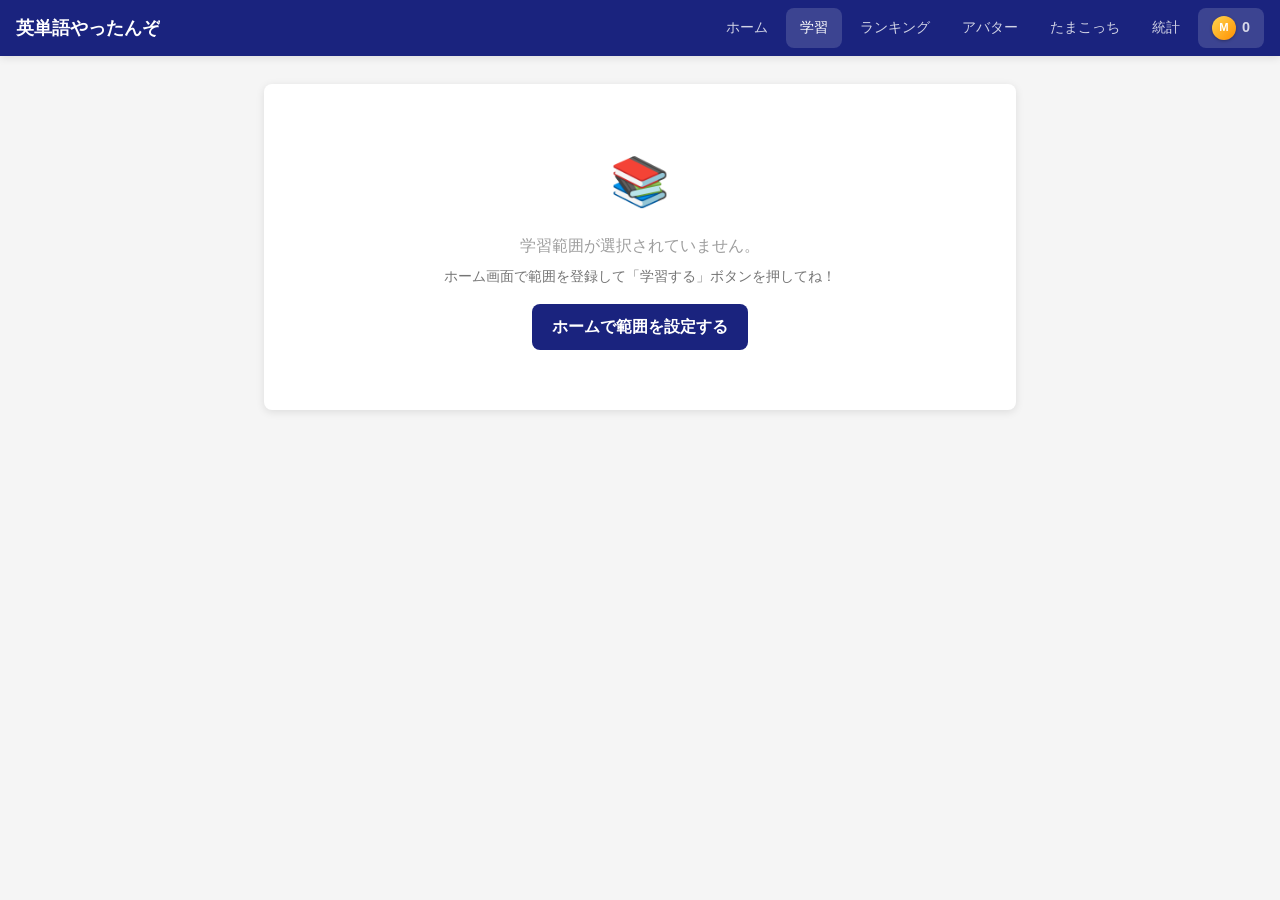
<file: study.html>
<!DOCTYPE html>
<html lang="ja">
<head>
  <meta charset="UTF-8">
  <meta name="viewport" content="width=device-width, initial-scale=1.0">
  <title>学習 - 東高３年 英単語やったんぞ</title>
  <link rel="stylesheet" href="css/style.css">
</head>
<body>
  <header class="navbar">
    <div class="brand">英単語やったんぞ</div>
    <nav>
      <a href="index.html">ホーム</a>
      <a href="study.html" class="active">学習</a>
      <a href="ranking.html">ランキング</a>
      <a href="avatar.html">アバター</a>
      <a href="tamakocchi.html">たまこっち</a>
      <a href="stats.html">統計</a>
      <a href="avatar.html" class="chip-display" id="chip-balance">
        <span class="chip-icon">M</span><span id="chip-amount">0</span>
      </a>
    </nav>
  </header>

  <main class="container">
    <!-- 範囲名と進捗 -->
    <div class="flex-between mb-4">
      <span class="text-sm" id="range-label" style="font-weight:700;color:var(--primary)"></span>
      <span class="text-xs text-muted" id="mode-label"></span>
    </div>

    <!-- セッション情報 -->
    <div class="session-stats" id="session-stats">
      <div class="text-center"><div class="stat-value" id="stat-correct">0</div><div class="text-sm text-muted">正解</div></div>
      <div class="text-center"><div class="stat-value" id="stat-wrong">0</div><div class="text-sm text-muted">不正解</div></div>
      <div class="text-center"><div class="stat-value" id="stat-accuracy">-</div><div class="text-sm text-muted">正答率</div></div>
      <div class="text-center"><div class="stat-value" id="stat-remaining">0</div><div class="text-sm text-muted">残り</div></div>
    </div>

    <div class="progress-bar-container mb-8">
      <div class="progress-bar green" id="progress-bar" style="width:0%"></div>
    </div>

    <!-- 初回ガイド（1問目だけ表示） -->
    <div class="help-bubble" id="first-time-guide"></div>

    <!-- クイズカード -->
    <div class="card" id="quiz-card">
      <div class="quiz-question">
        <div class="quiz-word-number" id="word-number">No.1</div>
        <div id="question-label" class="text-xs text-muted mb-4"></div>
        <div id="question-text" class="quiz-word"></div>
      </div>

      <div id="answer-label" class="text-xs text-muted text-center mb-4"></div>
      <div class="answer-grid" id="answer-grid"></div>

      <!-- スペル入力エリア（spellingモード時のみ表示） -->
      <div id="spelling-area" class="spelling-area hidden">
        <div class="spelling-display focused" id="spelling-display"><span class="spelling-cursor"></span></div>
        <div class="spelling-submit-row">
          <button class="btn btn-primary" id="spelling-submit-btn" type="button">決定</button>
        </div>
        <div class="custom-keyboard" id="custom-keyboard">
          <div class="kb-row">
            <button class="kb-key" data-key="q">q</button>
            <button class="kb-key" data-key="w">w</button>
            <button class="kb-key" data-key="e">e</button>
            <button class="kb-key" data-key="r">r</button>
            <button class="kb-key" data-key="t">t</button>
            <button class="kb-key" data-key="y">y</button>
            <button class="kb-key" data-key="u">u</button>
            <button class="kb-key" data-key="i">i</button>
            <button class="kb-key" data-key="o">o</button>
            <button class="kb-key" data-key="p">p</button>
          </div>
          <div class="kb-row">
            <button class="kb-key" data-key="a">a</button>
            <button class="kb-key" data-key="s">s</button>
            <button class="kb-key" data-key="d">d</button>
            <button class="kb-key" data-key="f">f</button>
            <button class="kb-key" data-key="g">g</button>
            <button class="kb-key" data-key="h">h</button>
            <button class="kb-key" data-key="j">j</button>
            <button class="kb-key" data-key="k">k</button>
            <button class="kb-key" data-key="l">l</button>
          </div>
          <div class="kb-row">
            <button class="kb-key wide" data-key="shift">ABC</button>
            <button class="kb-key" data-key="z">z</button>
            <button class="kb-key" data-key="x">x</button>
            <button class="kb-key" data-key="c">c</button>
            <button class="kb-key" data-key="v">v</button>
            <button class="kb-key" data-key="b">b</button>
            <button class="kb-key" data-key="n">n</button>
            <button class="kb-key" data-key="m">m</button>
            <button class="kb-key wide" data-key="backspace">←</button>
          </div>
          <div class="kb-row">
            <button class="kb-key space-key" data-key=" ">スペース</button>
            <button class="kb-key" data-key="-">-</button>
            <button class="kb-key enter-key" id="kb-enter" data-key="enter">決定</button>
          </div>
        </div>
      </div>

      <div id="feedback-area" class="hidden">
        <div class="feedback" id="feedback-msg"></div>

        <!-- 正解表示エリア -->
        <div class="text-center mt-8" id="correct-pair" style="font-size:0.95rem"></div>

        <div class="text-center text-sm text-muted mt-4" id="card-info"></div>

        <div class="grade-buttons" id="grade-buttons">
          <button class="grade-btn again" data-grade="1">
            <span class="grade-label">もう一回</span>
            <span class="grade-interval" id="interval-1"></span>
          </button>
          <button class="grade-btn hard" data-grade="2">
            <span class="grade-label">難しい</span>
            <span class="grade-interval" id="interval-2"></span>
          </button>
          <button class="grade-btn good" data-grade="3">
            <span class="grade-label">正解</span>
            <span class="grade-interval" id="interval-3"></span>
          </button>
          <button class="grade-btn easy" data-grade="4">
            <span class="grade-label">簡単</span>
            <span class="grade-interval" id="interval-4"></span>
          </button>
        </div>
        <div class="text-xs text-muted text-center mt-4" id="grade-hint"></div>

        <!-- 評価ボタンの説明 -->
        <div class="help-bubble mt-8" id="grade-guide">
          <strong>下のボタンで「自分の手ごたえ」を評価してね！</strong><br>
          ボタンの下の時間は「次にこの単語が出題されるまでの間隔」だよ。<br>
          正解しても「難しかった」と思ったら「難しい」を押してOK！
        </div>
      </div>
    </div>

    <!-- セッション完了 -->
    <div class="card hidden" id="session-complete">
      <div class="session-complete">
        <h2>お疲れさま！学習完了！</h2>
        <div class="big-score" id="final-accuracy">0%</div>
        <p class="text-muted mt-8">正答率</p>
        <div class="summary-grid mt-16">
          <div class="summary-item"><div class="num" id="final-correct">0</div><div class="label">正解</div></div>
          <div class="summary-item"><div class="num" id="final-wrong">0</div><div class="label">不正解</div></div>
          <div class="summary-item"><div class="num" id="final-total">0</div><div class="label">合計</div></div>
        </div>
        <div class="chip-reward-summary" id="session-rewards" style="display:none">
          <div class="chip-reward-title">獲得マコチップ</div>
          <div id="reward-list"></div>
          <div class="chip-reward-total">合計: <span id="reward-total">0</span> Ⓜ</div>
        </div>
        <!-- たまこっち情報（たまこっち経由時のみ表示） -->
        <div class="tc-study-report" id="tc-study-report" style="display:none">
          <div class="tc-study-report-inner">
            <div class="tc-study-report-pet" id="tc-report-pet"></div>
            <div class="tc-study-report-body">
              <div class="tc-study-report-name" id="tc-report-name"></div>
              <div class="tc-study-report-changes" id="tc-report-changes"></div>
            </div>
          </div>
          <div style="text-align:center;margin-top:8px">
            <a href="tamakocchi.html" class="btn btn-outline" style="font-size:0.85rem">たまこっちを見に行く →</a>
          </div>
        </div>
        <div class="help-bubble success mt-16">
          この調子で毎日続けよう！明日また復習すべき単語が出てくるから、アプリを開いて学習してね。統計ページで自分の成長を確認できるよ！
        </div>
        <div class="mt-16">
          <a href="index.html" class="btn btn-primary">ホームへ戻る</a>
          <button class="btn btn-accent" id="study-again-btn" style="margin-left:8px">もう一度</button>
          <a href="stats.html" class="btn btn-outline" style="margin-left:8px">統計を見る</a>
        </div>
      </div>
    </div>

    <!-- 範囲未選択 -->
    <div class="card hidden" id="no-range-msg">
      <div class="empty-state">
        <div class="empty-icon">📚</div>
        <p>学習範囲が選択されていません。</p>
        <p class="text-sm text-muted mt-8">ホーム画面で範囲を登録して「学習する」ボタンを押してね！</p>
        <a href="index.html" class="btn btn-primary mt-16">ホームで範囲を設定する</a>
      </div>
    </div>
  </main>

  <div class="toast-container" id="toast-container"></div>

  <!-- 評価ボタン説明ポップアップ -->
  <div class="popup-overlay" id="grade-popup">
    <div class="popup">
      <h2>評価ボタンの意味</h2>
      <p>答えを選んだ後、<strong>自分の手ごたえ</strong>で評価してください。この評価をもとに、次にいつ出題するかをAIが計算します。</p>
      <ul>
        <li><strong style="color:var(--danger)">もう一回</strong>：全然わからなかった → すぐにもう一度出題される</li>
        <li><strong style="color:var(--warning)">難しい</strong>：かなり迷った、ギリギリ → 短い間隔で再出題</li>
        <li><strong style="color:var(--success)">正解</strong>：ちゃんと覚えていた → 適切な間隔で再出題</li>
        <li><strong style="color:var(--info)">簡単</strong>：余裕で思い出せた → 長い間隔で再出題</li>
      </ul>
      <p><strong>ポイント：</strong>正解しても「難しかった」と感じたら「難しい」を選んでOK！正直に評価するほど効率よく覚えられるよ。</p>
      <button class="close-popup" onclick="this.closest('.popup-overlay').classList.remove('show')">OK！</button>
    </div>
  </div>

  <script src="js/words.js"></script>
  <script src="js/fsrs.js"></script>
  <script src="js/makochip.js"></script>
  <script src="js/tamakocchi.js"></script>
  <script src="js/tamakocchi-chars.js"></script>
  <script src="js/sync.js"></script>
  <script>
  (function() {
    'use strict';
    const CARD_DATA_KEY = 'cardData';
    const RANGES_KEY = 'savedRanges';
    const REVIEW_HISTORY_KEY = 'reviewHistory';
    const STUDY_COUNT_KEY = 'studySessionCount';

    const params = new URLSearchParams(window.location.search);
    const rangeId = params.get('rangeId');
    const isFromTamakocchi = params.get('from') === 'tamakocchi';
    const mode = params.get('mode') || 'jp2en';

    // たまこっち経由時: 開始前のステータスを保存
    var tcStateBefore = null;
    if (isFromTamakocchi && window.Tamakocchi) {
      var _ts = Tamakocchi.getState();
      tcStateBefore = { hunger: _ts.hunger, happiness: _ts.happiness, discipline: _ts.discipline, charId: _ts.charId, stage: _ts.stage };
    }
    const choiceCount = parseInt(params.get('choices')) || 4;
    const targetRetention = parseFloat(params.get('retention')) || 0.85;

    const ranges = JSON.parse(localStorage.getItem(RANGES_KEY) || '[]');
    const range = ranges.find(r => r.id === rangeId);

    if (!range) {
      document.getElementById('quiz-card').classList.add('hidden');
      document.getElementById('session-stats').classList.add('hidden');
      document.getElementById('no-range-msg').classList.remove('hidden');
      document.querySelector('.progress-bar-container').classList.add('hidden');
      var fl = document.getElementById('first-time-guide'); if (fl) fl.classList.add('hidden');
      return;
    }

    // Mode labels
    document.getElementById('range-label').textContent = range.name + '（No.' + range.start + '〜' + range.end + '）';
    const modeLabels = { jp2en: '日本語→英語', en2jp: '英語→日本語', spelling: 'スペル入力' };
    document.getElementById('mode-label').textContent = modeLabels[mode] || mode;
    if (mode === 'spelling') {
      document.getElementById('question-label').textContent = 'この日本語の意味の英単語のスペルを入力しよう！';
      document.getElementById('answer-label').textContent = '下のキーボードで英単語を入力してね';
    } else {
      document.getElementById('question-label').style.display = 'none';
      document.getElementById('answer-label').style.display = 'none';
    }

    const rangeWords = window.WORDS.filter(w => w.no >= range.start && w.no <= range.end);
    if (rangeWords.length === 0) return;

    function loadCardData() { return JSON.parse(localStorage.getItem(CARD_DATA_KEY) || '{}'); }
    function saveCardData(data) { localStorage.setItem(CARD_DATA_KEY, JSON.stringify(data)); }

    const fsrs = window.FSRS;
    const now = new Date();
    let cardData = loadCardData();

    // Session count (for showing/hiding guides)
    let sessionCount = parseInt(localStorage.getItem(STUDY_COUNT_KEY) || '0');

    function buildQueue() {
      const dueCards = [], newCards = [];
      rangeWords.forEach(w => {
        const card = cardData[w.no];
        if (!card || card.state === 'new') { newCards.push(w.no); }
        else {
          const r = fsrs.getRecallProbability(card, now);
          if (r <= targetRetention || card.state === 'learning') {
            dueCards.push({ no: w.no, r: r, state: card.state });
          }
        }
      });
      dueCards.sort((a, b) => {
        if (a.state === 'learning' && b.state !== 'learning') return -1;
        if (b.state === 'learning' && a.state !== 'learning') return 1;
        return a.r - b.r;
      });
      const queue = dueCards.map(d => d.no);
      const newLimit = Math.min(20, newCards.length);
      for (let i = 0; i < newLimit; i++) queue.push(newCards[i]);
      return queue;
    }

    let queue = buildQueue();
    let currentIdx = 0, sessionCorrect = 0, sessionWrong = 0;
    let currentWord = null, correctAnswer = null, answered = false;

    const isSpelling = (mode === 'spelling');
    const quizCard = document.getElementById('quiz-card');
    const questionText = document.getElementById('question-text');
    const wordNumber = document.getElementById('word-number');
    const answerGrid = document.getElementById('answer-grid');
    const spellingArea = document.getElementById('spelling-area');
    const spellingDisplay = document.getElementById('spelling-display');
    const spellingSubmitBtn = document.getElementById('spelling-submit-btn');
    const feedbackArea = document.getElementById('feedback-area');
    const feedbackMsg = document.getElementById('feedback-msg');
    const cardInfo = document.getElementById('card-info');
    const gradeButtons = document.getElementById('grade-buttons');
    const progressBar = document.getElementById('progress-bar');
    const sessionComplete = document.getElementById('session-complete');
    const firstTimeGuide = document.getElementById('first-time-guide');
    const gradeGuide = document.getElementById('grade-guide');

    // Set first-time guide text based on mode
    if (isSpelling) {
      firstTimeGuide.innerHTML = '日本語の意味を見て、英単語のスペルを<strong>下の専用キーボード</strong>で入力しよう！予測変換は出ないから、自分の力で正確に入力してね。「決定」ボタンで回答！';
    } else {
      firstTimeGuide.textContent = '';
    }

    // Show/hide spelling vs choice UI
    if (isSpelling) {
      answerGrid.classList.add('hidden');
      document.getElementById('answer-label').classList.add('hidden');
      spellingArea.classList.remove('hidden');
    }

    // Show guides only for first few sessions
    if (sessionCount >= 3) {
      firstTimeGuide.style.display = 'none';
      gradeGuide.style.display = 'none';
    }

    // --- Custom keyboard logic ---
    let spellingInput = '';
    let shiftActive = false;
    let spellingLocked = false;

    function updateSpellingDisplay() {
      const text = spellingInput;
      spellingDisplay.innerHTML = (text ? '<span>' + escapeHtml(text) + '</span>' : '') +
        (spellingLocked ? '' : '<span class="spelling-cursor"></span>');
    }

    function escapeHtml(t) {
      var d = document.createElement('div');
      d.appendChild(document.createTextNode(t));
      return d.innerHTML;
    }

    function handleKeyboardKey(key) {
      if (spellingLocked || answered) return;
      if (key === 'backspace') {
        spellingInput = spellingInput.slice(0, -1);
      } else if (key === 'shift') {
        shiftActive = !shiftActive;
        updateShiftDisplay();
        return;
      } else if (key === 'enter') {
        submitSpelling();
        return;
      } else {
        var ch = shiftActive ? key.toUpperCase() : key;
        spellingInput += ch;
        if (shiftActive) { shiftActive = false; updateShiftDisplay(); }
      }
      updateSpellingDisplay();
    }

    function updateShiftDisplay() {
      var shiftBtn = document.querySelector('.kb-key[data-key="shift"]');
      if (shiftBtn) {
        shiftBtn.style.background = shiftActive ? 'var(--primary)' : '';
        shiftBtn.style.color = shiftActive ? '#fff' : '';
      }
      document.querySelectorAll('.kb-key').forEach(function(k) {
        var key = k.dataset.key;
        if (key && key.length === 1 && key.match(/[a-z]/)) {
          k.textContent = shiftActive ? key.toUpperCase() : key;
        }
      });
    }

    // Attach keyboard events
    document.querySelectorAll('#custom-keyboard .kb-key').forEach(function(btn) {
      btn.addEventListener('click', function(e) {
        e.preventDefault();
        handleKeyboardKey(this.dataset.key);
      });
    });
    spellingSubmitBtn.addEventListener('click', function() { submitSpelling(); });

    // Block native keyboard on the display area
    spellingDisplay.addEventListener('focus', function(e) { e.preventDefault(); });

    // Allow physical keyboard input for PC users (route through custom keyboard)
    if (isSpelling) {
      document.addEventListener('keydown', function(e) {
        if (spellingLocked || answered) return;
        if (e.key === 'Backspace') { e.preventDefault(); handleKeyboardKey('backspace'); }
        else if (e.key === 'Enter') { e.preventDefault(); handleKeyboardKey('enter'); }
        else if (e.key === ' ') { e.preventDefault(); handleKeyboardKey(' '); }
        else if (e.key === '-') { e.preventDefault(); handleKeyboardKey('-'); }
        else if (e.key.length === 1 && e.key.match(/[a-zA-Z]/)) {
          e.preventDefault();
          spellingInput += e.key.toLowerCase();
          updateSpellingDisplay();
        }
      });
    }

    function submitSpelling() {
      if (spellingLocked || answered || !spellingInput.trim()) return;
      spellingLocked = true;
      var userAnswer = spellingInput.trim().toLowerCase();
      var correctEn = correctAnswer.en.toLowerCase();
      var isCorrect = (userAnswer === correctEn);
      handleSpellingResult(isCorrect);
    }

    function updateStats() {
      document.getElementById('stat-correct').textContent = sessionCorrect;
      document.getElementById('stat-wrong').textContent = sessionWrong;
      const total = sessionCorrect + sessionWrong;
      document.getElementById('stat-accuracy').textContent = total > 0 ? Math.round(sessionCorrect / total * 100) + '%' : '-';
      document.getElementById('stat-remaining').textContent = Math.max(0, queue.length - currentIdx);
      progressBar.style.width = (queue.length > 0 ? (currentIdx / queue.length * 100) : 0) + '%';
    }

    function getWord(no) { return window.WORDS.find(w => w.no === no); }

    function generateChoices(correctWord) {
      const choices = [correctWord];
      let pool = rangeWords.filter(w => w.no !== correctWord.no);
      if (pool.length < choiceCount - 1) pool = window.WORDS.filter(w => w.no !== correctWord.no);
      while (choices.length < choiceCount && pool.length > 0) {
        const idx = Math.floor(Math.random() * pool.length);
        const picked = pool.splice(idx, 1)[0];
        if (!choices.find(c => c.no === picked.no)) choices.push(picked);
      }
      for (let i = choices.length - 1; i > 0; i--) {
        const j = Math.floor(Math.random() * (i + 1));
        [choices[i], choices[j]] = [choices[j], choices[i]];
      }
      return choices;
    }

    function showQuestion() {
      if (currentIdx >= queue.length) { showComplete(); return; }

      // Hide first-time guide after first question
      if (currentIdx > 0 && firstTimeGuide) firstTimeGuide.style.display = 'none';

      answered = false;
      feedbackArea.classList.add('hidden');
      const wordNo = queue[currentIdx];
      currentWord = getWord(wordNo);
      correctAnswer = currentWord;

      wordNumber.textContent = 'No.' + currentWord.no;

      if (isSpelling) {
        // Spelling mode: show Japanese, type English
        questionText.className = 'quiz-meaning';
        questionText.textContent = currentWord.ja;
        // Reset spelling input
        spellingInput = '';
        spellingLocked = false;
        shiftActive = false;
        updateShiftDisplay();
        updateSpellingDisplay();
        spellingDisplay.classList.add('focused');
      } else if (mode === 'jp2en') {
        questionText.className = 'quiz-meaning';
        questionText.textContent = currentWord.ja;
      } else {
        questionText.className = 'quiz-word';
        questionText.textContent = currentWord.en;
      }

      if (!isSpelling) {
        const choices = generateChoices(currentWord);
        answerGrid.innerHTML = '';
        choices.forEach(c => {
          const btn = document.createElement('button');
          btn.className = 'answer-btn';
          btn.textContent = mode === 'jp2en' ? c.en : c.ja;
          btn.dataset.no = c.no;
          btn.addEventListener('click', () => handleAnswer(btn, c));
          answerGrid.appendChild(btn);
        });
      }
      updateStats();
    }

    function handleSpellingResult(isCorrect) {
      answered = true;
      spellingDisplay.classList.remove('focused');
      updateSpellingDisplay();

      if (isCorrect) {
        spellingDisplay.style.borderColor = 'var(--success)';
        spellingDisplay.style.background = '#e8f5e9';
        feedbackMsg.className = 'feedback correct-fb';
        feedbackMsg.textContent = '正解！スペル完璧！';
        sessionCorrect++;
      } else {
        spellingDisplay.style.borderColor = 'var(--danger)';
        spellingDisplay.style.background = '#ffebee';
        feedbackMsg.className = 'feedback wrong-fb';
        feedbackMsg.textContent = '不正解… 正しいスペルは「' + correctAnswer.en + '」';
        sessionWrong++;
      }

      // Show correct pair
      document.getElementById('correct-pair').innerHTML =
        '<strong>' + correctAnswer.en + '</strong> ＝ ' + correctAnswer.ja;

      // Card info
      const card = cardData[currentWord.no];
      if (card && card.state !== 'new') {
        const r = fsrs.getRecallProbability(card, now);
        cardInfo.textContent = '記憶率: ' + (r * 100).toFixed(0) + '% | 安定性: ' + card.S.toFixed(1) + '日';
      } else {
        cardInfo.textContent = 'はじめて学習する単語です';
      }

      // Grade intervals
      const tempCard = card || fsrs.getInitialCard();
      for (let g = 1; g <= 4; g++) {
        const sim = fsrs.reviewCard({...tempCard}, g, now);
        const d = sim.scheduledDays;
        document.getElementById('interval-' + g).textContent =
          d < 1 ? 'すぐ' : d < 1.5 ? '1日後' : Math.round(d) + '日後';
      }

      // Recommend
      gradeButtons.querySelectorAll('.grade-btn').forEach(b => b.classList.remove('recommended'));
      if (!isCorrect) {
        gradeButtons.querySelector('[data-grade="1"]').classList.add('recommended');
        document.getElementById('grade-hint').textContent = 'スペルが違ったので「もう一回」がおすすめ → すぐにもう一度出題されるよ';
      } else {
        gradeButtons.querySelector('[data-grade="3"]').classList.add('recommended');
        document.getElementById('grade-hint').textContent = 'スペル完璧！「正解」を選ぼう。余裕なら「簡単」でもOK';
      }

      feedbackArea.classList.remove('hidden');
      updateStats();
    }

    function handleAnswer(btn, chosen) {
      if (answered) return;
      answered = true;

      const isCorrect = chosen.no === correctAnswer.no;
      answerGrid.querySelectorAll('.answer-btn').forEach(b => {
        b.classList.add('disabled');
        var wordNo = parseInt(b.dataset.no);
        if (wordNo === correctAnswer.no) b.classList.add('correct');
        var word = getWord(wordNo);
        if (word) {
          b.innerHTML = '<span class="ans-en">' + escapeHtml(word.en) + '</span>' +
                        '<span class="ans-ja">' + escapeHtml(word.ja) + '</span>';
        }
      });

      if (isCorrect) {
        btn.classList.add('correct');
        feedbackMsg.className = 'feedback correct-fb';
        feedbackMsg.textContent = '正解！';
        sessionCorrect++;
      } else {
        btn.classList.add('wrong');
        feedbackMsg.className = 'feedback wrong-fb';
        feedbackMsg.textContent = '不正解…';
        sessionWrong++;
      }

      document.getElementById('correct-pair').innerHTML = '';

      // Card info
      const card = cardData[currentWord.no];
      if (card && card.state !== 'new') {
        const r = fsrs.getRecallProbability(card, now);
        cardInfo.textContent = '記憶率: ' + (r * 100).toFixed(0) + '% | 安定性: ' + card.S.toFixed(1) + '日';
      } else {
        cardInfo.textContent = 'はじめて学習する単語です';
      }

      // Grade intervals
      const tempCard = card || fsrs.getInitialCard();
      for (let g = 1; g <= 4; g++) {
        const sim = fsrs.reviewCard({...tempCard}, g, now);
        const d = sim.scheduledDays;
        document.getElementById('interval-' + g).textContent =
          d < 1 ? 'すぐ' : d < 1.5 ? '1日後' : Math.round(d) + '日後';
      }

      // Recommend
      gradeButtons.querySelectorAll('.grade-btn').forEach(b => b.classList.remove('recommended'));
      if (!isCorrect) {
        gradeButtons.querySelector('[data-grade="1"]').classList.add('recommended');
        document.getElementById('grade-hint').textContent = '間違えたので「もう一回」がおすすめ → すぐにもう一度出題されるよ';
      } else {
        gradeButtons.querySelector('[data-grade="3"]').classList.add('recommended');
        document.getElementById('grade-hint').textContent = '覚えていたなら「正解」、余裕なら「簡単」を選ぼう';
      }

      feedbackArea.classList.remove('hidden');
      updateStats();
    }

    gradeButtons.querySelectorAll('.grade-btn').forEach(btn => {
      btn.addEventListener('click', () => {
        const grade = parseInt(btn.dataset.grade);
        const card = cardData[currentWord.no] || fsrs.getInitialCard();
        const updated = fsrs.reviewCard(card, grade, now);
        cardData[currentWord.no] = updated;
        saveCardData(cardData);

        const today = now.toISOString().slice(0, 10);
        const history = JSON.parse(localStorage.getItem(REVIEW_HISTORY_KEY) || '{}');
        history[today] = (history[today] || 0) + 1;
        localStorage.setItem(REVIEW_HISTORY_KEY, JSON.stringify(history));

        if (grade === 1) queue.push(currentWord.no);
        gradeButtons.querySelectorAll('.grade-btn').forEach(b => b.classList.remove('recommended'));

        // マコチップ: 問題回答記録（もう一回はノーカウント）
        if (window.MakoChip && grade !== 1) {
          var chipReward = MakoChip.recordQuestion();
          if (chipReward) {
            showToast('+' + chipReward.chips + ' マコチップ（20問クリア！）', 'chip');
          }
          updateChipDisplay();
        }

        // たまこっち: 学習記録
        if (window.Tamakocchi && grade !== 1) {
          Tamakocchi.onStudyQuestion(grade >= 3);
        }

        // Reset spelling display for next question
        if (isSpelling) {
          spellingDisplay.style.borderColor = '';
          spellingDisplay.style.background = '';
        }

        currentIdx++;
        showQuestion();
      });
    });

    function showComplete() {
      quizCard.classList.add('hidden');
      if (firstTimeGuide) firstTimeGuide.style.display = 'none';
      sessionComplete.classList.remove('hidden');
      const total = sessionCorrect + sessionWrong;
      document.getElementById('final-correct').textContent = sessionCorrect;
      document.getElementById('final-wrong').textContent = sessionWrong;
      document.getElementById('final-total').textContent = total;
      document.getElementById('final-accuracy').textContent = total > 0 ? Math.round(sessionCorrect / total * 100) + '%' : '-';
      updateStats();

      // Increment session count
      localStorage.setItem(STUDY_COUNT_KEY, (sessionCount + 1).toString());

      // マコチップ: セッション完了ボーナス
      if (window.MakoChip) {
        var rewards = [];
        var accBonus = MakoChip.checkAccuracyBonus(sessionCorrect, sessionWrong);
        if (accBonus) rewards.push({ label: accBonus.reason, chips: accBonus.chips });
        var masteryBonus = MakoChip.checkRangeMastery(rangeId, range.name, range.start, range.end);
        if (masteryBonus) rewards.push({ label: '範囲制覇「' + masteryBonus.rangeName + '」', chips: masteryBonus.chips });

        if (rewards.length > 0) {
          var rewardsDiv = document.getElementById('session-rewards');
          var listDiv = document.getElementById('reward-list');
          var totalChips = 0;
          listDiv.innerHTML = '';
          rewards.forEach(function(r) {
            totalChips += r.chips;
            listDiv.innerHTML += '<div class="chip-reward-row"><span>' + r.label + '</span><span class="reward-amount">+' + r.chips + ' Ⓜ</span></div>';
          });
          document.getElementById('reward-total').textContent = totalChips;
          rewardsDiv.style.display = 'block';
        }
        updateChipDisplay();
      }

      // ランキング同期
      if (window.RankingSync && RankingSync.isConfigured()) {
        RankingSync.syncToServer();
      }

      // たまこっちレポート
      if (isFromTamakocchi && window.Tamakocchi && window.TamakocchiChars && tcStateBefore) {
        var tcNow = Tamakocchi.getState();
        var report = document.getElementById('tc-study-report');
        var ch = Tamakocchi.getCharInfo(tcNow.charId);
        document.getElementById('tc-report-pet').innerHTML = tcNow.isDead ? TamakocchiChars.renderChar('dead') : TamakocchiChars.renderChar(tcNow.charId);
        document.getElementById('tc-report-name').textContent = ch ? ch.name : '';
        var changes = [];
        var hDiff = tcNow.hunger - tcStateBefore.hunger;
        if (hDiff > 0) changes.push('おなか +' + hDiff + '  (' + tcNow.hunger + '/' + Tamakocchi.MAX_STAT + ')');
        else if (hDiff === 0) changes.push('おなか ±0  (' + tcNow.hunger + '/' + Tamakocchi.MAX_STAT + ')');
        else changes.push('おなか ' + hDiff + '  (' + tcNow.hunger + '/' + Tamakocchi.MAX_STAT + ')');
        if (tcNow.charId !== tcStateBefore.charId) changes.push('✨ 進化した！→ ' + (ch ? ch.name : ''));
        var html = '';
        changes.forEach(function(c) {
          var cls = c.indexOf('+') !== -1 ? 'up' : (c.indexOf('±') !== -1 ? '' : 'down');
          html += '<div class="tc-report-line ' + cls + '">' + c + '</div>';
        });
        document.getElementById('tc-report-changes').innerHTML = html;
        report.style.display = 'block';
      }
    }

    document.getElementById('study-again-btn').addEventListener('click', () => window.location.reload());

    // マコチップ残高表示
    function updateChipDisplay() {
      var el = document.getElementById('chip-amount');
      if (el && window.MakoChip) el.textContent = MakoChip.getBalance();
    }

    function showToast(msg, type) {
      const container = document.getElementById('toast-container');
      const toast = document.createElement('div');
      toast.className = 'toast ' + (type || '');
      toast.textContent = msg;
      container.appendChild(toast);
      setTimeout(() => toast.remove(), 3000);
    }

    // Init
    if (queue.length === 0) {
      if (firstTimeGuide) firstTimeGuide.style.display = 'none';
      quizCard.innerHTML = '<div class="empty-state"><div class="empty-icon">🎉</div><h2 style="color:var(--primary);margin-bottom:8px">全部できてるよ！</h2><p>今は復習が必要な単語がありません。</p><p class="text-muted text-sm mt-8">明日以降にまた復習すべき単語が出てくるから、忘れずにアプリを開いてね！</p><div style="margin-top:16px"><a href="index.html" class="btn btn-primary">ホームへ戻る</a> <a href="stats.html" class="btn btn-outline" style="margin-left:8px">統計を見る</a></div></div>';
    } else {
      showToast(range.name + '（' + queue.length + '問）スタート！', 'success');
      showQuestion();
    }

    // Show grade popup on first ever session
    if (sessionCount === 0) {
      setTimeout(() => document.getElementById('grade-popup').classList.add('show'), 1000);
    }

    updateChipDisplay();
  })();
  </script>
</body>
</html>
</file>
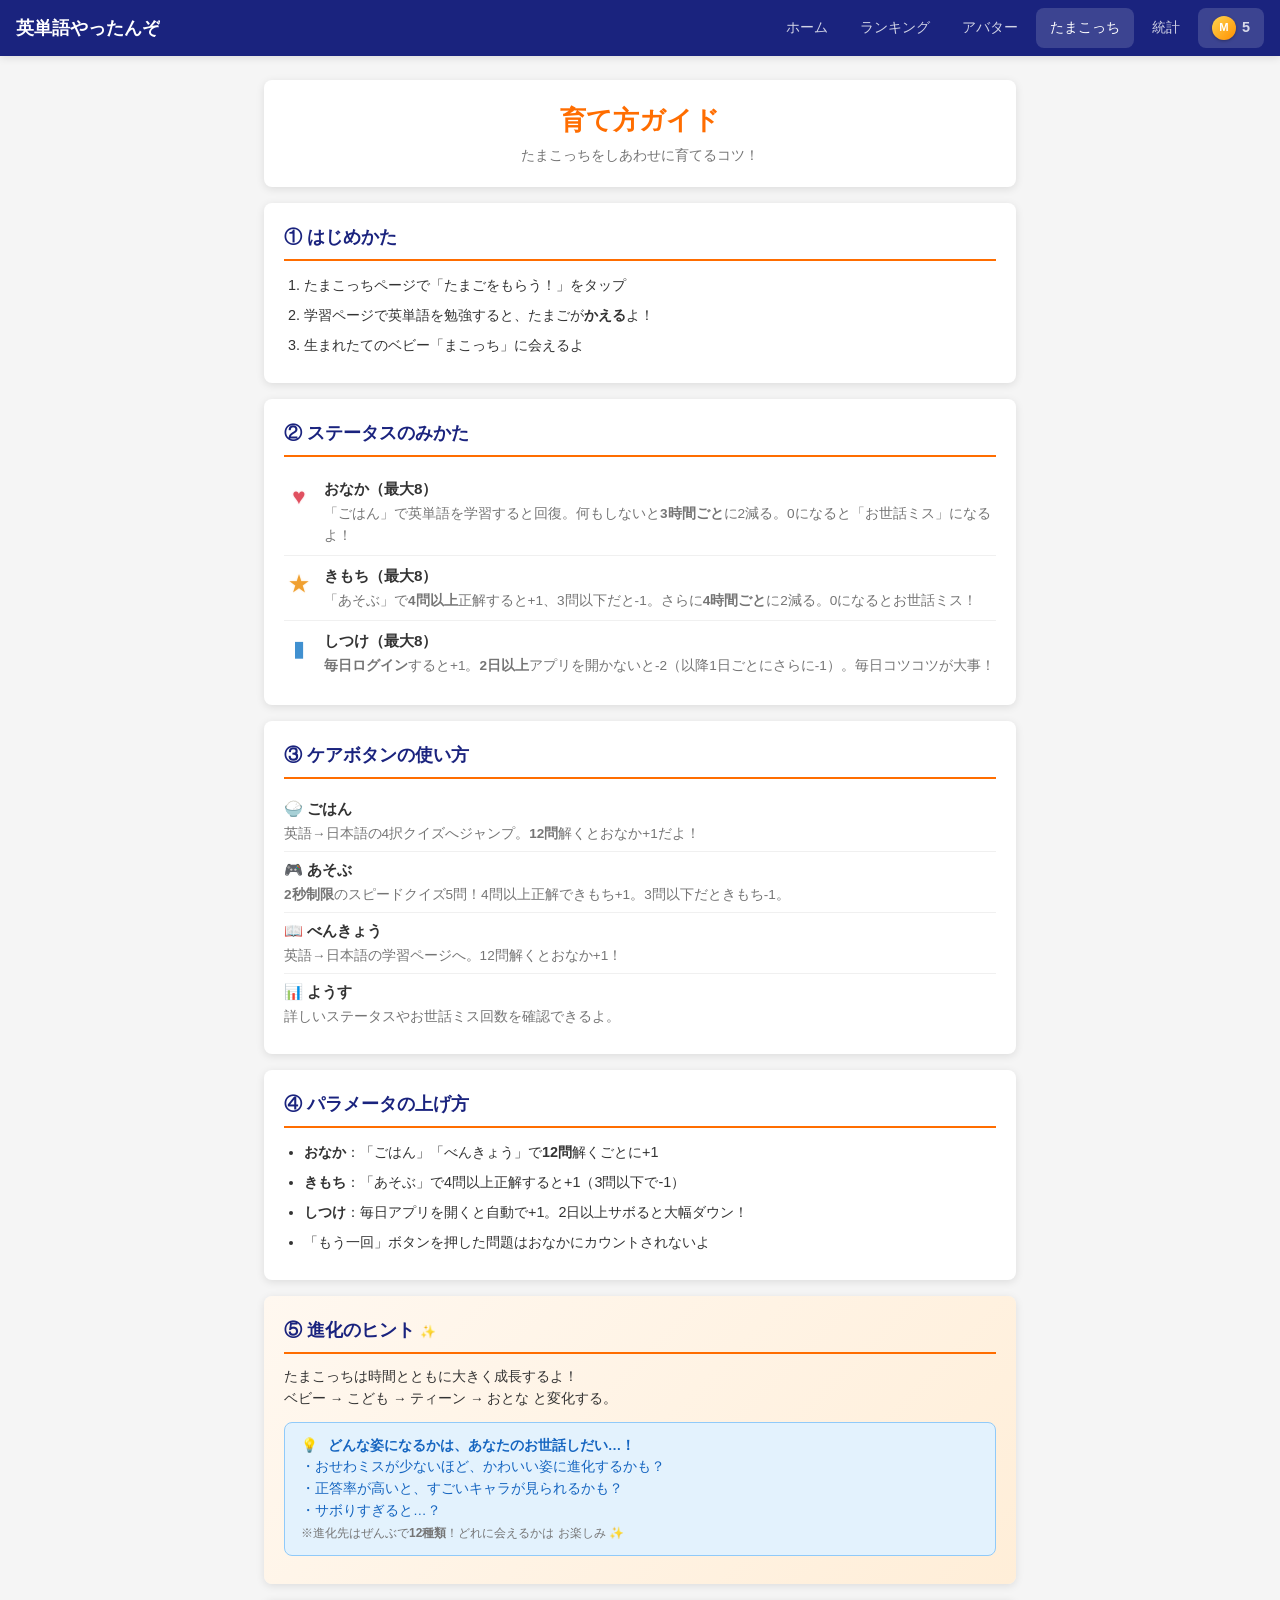
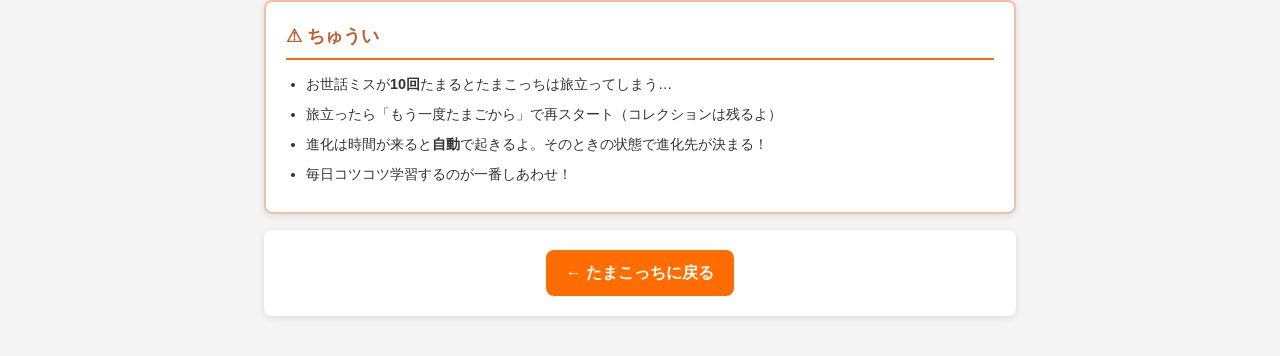
<file: tamakocchi-guide.html>
<!DOCTYPE html>
<html lang="ja">
<head>
  <meta charset="UTF-8">
  <meta name="viewport" content="width=device-width, initial-scale=1.0">
  <title>育て方ガイド - たまこっち!</title>
  <link rel="stylesheet" href="css/style.css">
</head>
<body>
  <header class="navbar">
    <div class="brand">英単語やったんぞ</div>
    <nav>
      <a href="index.html">ホーム</a>
      <a href="ranking.html">ランキング</a>
      <a href="avatar.html">アバター</a>
      <a href="tamakocchi.html" class="active">たまこっち</a>
      <a href="stats.html">統計</a>
      <a href="avatar.html" class="chip-display" id="chip-balance">
        <span class="chip-icon">M</span><span id="chip-amount">0</span>
      </a>
    </nav>
  </header>

  <main class="container">
    <div class="card" style="text-align:center">
      <h1 class="tc-title" style="margin-bottom:4px">育て方ガイド</h1>
      <div class="text-sm text-muted">たまこっちをしあわせに育てるコツ！</div>
    </div>

    <!-- STEP 1: はじめかた -->
    <div class="card">
      <div class="card-title">① はじめかた</div>
      <ol class="tc-guide-list">
        <li>たまこっちページで「たまごをもらう！」をタップ</li>
        <li>学習ページで英単語を勉強すると、たまごが<strong>かえる</strong>よ！</li>
        <li>生まれたてのベビー「まこっち」に会えるよ</li>
      </ol>
    </div>

    <!-- STEP 2: ステータス -->
    <div class="card">
      <div class="card-title">② ステータスのみかた</div>
      <div class="tc-guide-stat">
        <div class="tc-guide-stat-icon"><span class="tc-heart full" style="font-size:1.4rem">♥</span></div>
        <div class="tc-guide-stat-body">
          <div class="tc-guide-stat-name">おなか（最大8）</div>
          <div class="text-sm text-muted">「ごはん」で英単語を学習すると回復。何もしないと<strong>3時間ごと</strong>に2減る。0になると「お世話ミス」になるよ！</div>
        </div>
      </div>
      <div class="tc-guide-stat">
        <div class="tc-guide-stat-icon"><span class="tc-star full" style="font-size:1.4rem">★</span></div>
        <div class="tc-guide-stat-body">
          <div class="tc-guide-stat-name">きもち（最大8）</div>
          <div class="text-sm text-muted">「あそぶ」で<strong>4問以上</strong>正解すると+1、3問以下だと-1。さらに<strong>4時間ごと</strong>に2減る。0になるとお世話ミス！</div>
        </div>
      </div>
      <div class="tc-guide-stat">
        <div class="tc-guide-stat-icon"><span class="tc-bar full" style="font-size:1.4rem">▮</span></div>
        <div class="tc-guide-stat-body">
          <div class="tc-guide-stat-name">しつけ（最大8）</div>
          <div class="text-sm text-muted"><strong>毎日ログイン</strong>すると+1。<strong>2日以上</strong>アプリを開かないと-2（以降1日ごとにさらに-1）。毎日コツコツが大事！</div>
        </div>
      </div>
    </div>

    <!-- STEP 3: ケアボタン -->
    <div class="card">
      <div class="card-title">③ ケアボタンの使い方</div>
      <div class="tc-guide-care">
        <div class="tc-guide-care-name">🍚 ごはん</div>
        <div class="text-sm text-muted">英語→日本語の4択クイズへジャンプ。<strong>12問</strong>解くとおなか+1だよ！</div>
      </div>
      <div class="tc-guide-care">
        <div class="tc-guide-care-name">🎮 あそぶ</div>
        <div class="text-sm text-muted"><strong>2秒制限</strong>のスピードクイズ5問！4問以上正解できもち+1。3問以下だときもち-1。</div>
      </div>
      <div class="tc-guide-care">
        <div class="tc-guide-care-name">📖 べんきょう</div>
        <div class="text-sm text-muted">英語→日本語の学習ページへ。12問解くとおなか+1！</div>
      </div>
      <div class="tc-guide-care">
        <div class="tc-guide-care-name">📊 ようす</div>
        <div class="text-sm text-muted">詳しいステータスやお世話ミス回数を確認できるよ。</div>
      </div>
    </div>

    <!-- STEP 4: パラメータの上げ方 -->
    <div class="card">
      <div class="card-title">④ パラメータの上げ方</div>
      <ul class="tc-guide-list">
        <li><strong>おなか</strong>：「ごはん」「べんきょう」で<strong>12問</strong>解くごとに+1</li>
        <li><strong>きもち</strong>：「あそぶ」で4問以上正解すると+1（3問以下で-1）</li>
        <li><strong>しつけ</strong>：毎日アプリを開くと自動で+1。2日以上サボると大幅ダウン！</li>
        <li>「もう一回」ボタンを押した問題はおなかにカウントされないよ</li>
      </ul>
    </div>

    <!-- STEP 5: 進化のヒント -->
    <div class="card tc-guide-hint">
      <div class="card-title">⑤ 進化のヒント <span style="font-size:0.8rem">✨</span></div>
      <p class="text-sm">たまこっちは時間とともに大きく成長するよ！<br>ベビー → こども → ティーン → おとな と変化する。</p>
      <div class="help-bubble" style="margin-top:12px">
        <strong>どんな姿になるかは、あなたのお世話しだい…！</strong><br>
        ・おせわミスが少ないほど、かわいい姿に進化するかも？<br>
        ・正答率が高いと、すごいキャラが見られるかも？<br>
        ・サボりすぎると…？<br>
        <span class="text-xs text-muted">※進化先はぜんぶで<strong>12種類</strong>！どれに会えるかは お楽しみ ✨</span>
      </div>
    </div>

    <!-- STEP 6: 注意 -->
    <div class="card" style="border:2px solid #f0c0a0">
      <div class="card-title" style="color:#c06030">⚠ ちゅうい</div>
      <ul class="tc-guide-list">
        <li>お世話ミスが<strong>10回</strong>たまるとたまこっちは旅立ってしまう…</li>
        <li>旅立ったら「もう一度たまごから」で再スタート（コレクションは残るよ）</li>
        <li>進化は時間が来ると<strong>自動</strong>で起きるよ。そのときの状態で進化先が決まる！</li>
        <li>毎日コツコツ学習するのが一番しあわせ！</li>
      </ul>
    </div>

    <!-- Back button -->
    <div class="card" style="text-align:center">
      <a href="tamakocchi.html" class="btn btn-accent">← たまこっちに戻る</a>
    </div>
  </main>

  <script src="js/makochip.js"></script>
  <script>
  (function() {
    var el = document.getElementById('chip-amount');
    if (el && window.MakoChip) el.textContent = MakoChip.getBalance();
  })();
  </script>
</body>
</html>
</file>
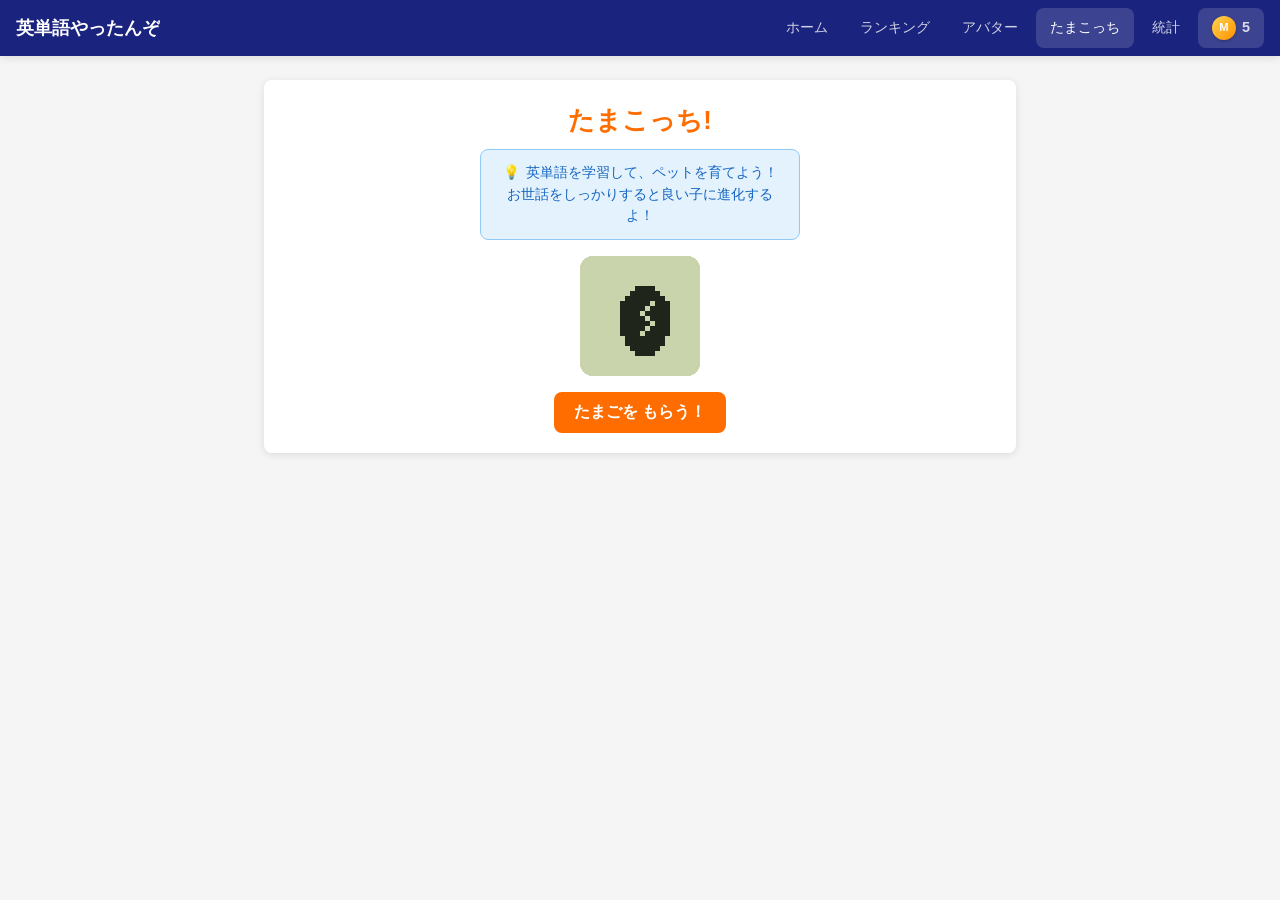
<file: tamakocchi.html>
<!DOCTYPE html>
<html lang="ja">
<head>
  <meta charset="UTF-8">
  <meta name="viewport" content="width=device-width, initial-scale=1.0">
  <title>たまこっち! - 東高３年 英単語やったんぞ</title>
  <link rel="stylesheet" href="css/style.css">
</head>
<body>
  <header class="navbar">
    <div class="brand">英単語やったんぞ</div>
    <nav>
      <a href="index.html">ホーム</a>
      <a href="ranking.html">ランキング</a>
      <a href="avatar.html">アバター</a>
      <a href="tamakocchi.html" class="active">たまこっち</a>
      <a href="stats.html">統計</a>
      <a href="avatar.html" class="chip-display" id="chip-balance">
        <span class="chip-icon">M</span><span id="chip-amount">0</span>
      </a>
    </nav>
  </header>

  <main class="container">
    <!-- ペット未作成時 -->
    <div class="card tc-welcome" id="tc-welcome" style="display:none;text-align:center">
      <h2 class="tc-title">たまこっち!</h2>
      <div class="help-bubble mb-8">英単語を学習して、ペットを育てよう！<br>お世話をしっかりすると良い子に進化するよ！</div>
      <div id="tc-egg-preview" style="width:120px;height:120px;margin:16px auto"></div>
      <button class="btn btn-accent" id="tc-start-btn">たまごを もらう！</button>
    </div>

    <!-- メイン育成画面 -->
    <div id="tc-main" style="display:none">
      <!-- ペット表示 -->
      <div class="card tc-screen-card">
        <div class="tc-screen" id="tc-screen"></div>
        <div class="tc-info">
          <div class="tc-name" id="tc-name"></div>
          <div class="tc-desc text-sm text-muted" id="tc-desc"></div>
          <div class="tc-age text-xs text-muted" id="tc-age"></div>
        </div>
      </div>

      <!-- ステータス -->
      <div class="card">
        <div class="tc-stats">
          <div class="tc-stat-row">
            <span class="tc-stat-label">おなか</span>
            <span class="tc-stat-hearts" id="tc-hunger"></span>
            <span class="tc-stat-num" id="tc-hunger-num"></span>
          </div>
          <div class="tc-stat-row">
            <span class="tc-stat-label">きもち</span>
            <span class="tc-stat-hearts" id="tc-happy"></span>
            <span class="tc-stat-num" id="tc-happy-num"></span>
          </div>
          <div class="tc-stat-row">
            <span class="tc-stat-label">しつけ</span>
            <span class="tc-stat-hearts" id="tc-disc"></span>
            <span class="tc-stat-num" id="tc-disc-num"></span>
          </div>
        </div>
        <div class="tc-evo-bar-wrap" id="tc-evo-wrap" style="display:none">
          <div class="text-xs text-muted" style="margin-bottom:4px">次の進化まで</div>
          <div class="tc-evo-bar"><div class="tc-evo-fill" id="tc-evo-fill"></div></div>
        </div>
        <div style="text-align:right;margin-top:8px">
          <a href="tamakocchi-guide.html" class="text-xs text-muted" style="text-decoration:underline">育て方ガイド →</a>
        </div>
      </div>

      <!-- ケアボタン -->
      <div class="card">
        <div class="tc-care-grid">
          <button class="tc-care-btn" id="tc-btn-feed">
            <div class="tc-care-icon" id="tc-icon-feed"></div>
            <span>ごはん</span>
          </button>
          <button class="tc-care-btn" id="tc-btn-play">
            <div class="tc-care-icon" id="tc-icon-play"></div>
            <span>あそぶ</span>
          </button>
          <button class="tc-care-btn" id="tc-btn-study">
            <div class="tc-care-icon" id="tc-icon-study"></div>
            <span>べんきょう</span>
          </button>
          <button class="tc-care-btn" id="tc-btn-status">
            <div class="tc-care-icon" id="tc-icon-status"></div>
            <span>ようす</span>
          </button>
        </div>
      </div>

      <!-- 死亡画面 -->
      <div class="card tc-dead-card" id="tc-dead" style="display:none;text-align:center">
        <h3>まこっちは 旅立ってしまった…</h3>
        <p class="text-muted">お世話ミスが多すぎたよ…<br>次はもっと大切に育てよう！</p>
        <button class="btn btn-accent" id="tc-restart-btn">もう一度 たまごから</button>
      </div>

      <!-- 育成記録 -->
      <div class="card">
        <div class="card-title">育成記録</div>
        <div class="tc-record" id="tc-record"></div>
      </div>

      <!-- コレクション -->
      <div class="card" id="tc-collection-card" style="display:none">
        <div class="card-title">コレクション</div>
        <div class="tc-collection-grid" id="tc-collection"></div>
      </div>
    </div>

    <!-- ミニゲームポップアップ -->
    <div class="popup-overlay" id="tc-game-popup">
      <div class="popup tc-game-popup">
        <h2>たまこっちとあそぼう！</h2>
        <div class="tc-game-area" id="tc-game-area">
          <div class="tc-game-timer" id="tc-game-timer"></div>
          <div class="tc-game-question" id="tc-game-q"></div>
          <div class="tc-game-choices" id="tc-game-choices"></div>
        </div>
        <div class="tc-game-result" id="tc-game-result" style="display:none">
          <div class="tc-game-score" id="tc-game-score"></div>
          <button class="btn btn-accent" id="tc-game-close">とじる</button>
        </div>
      </div>
    </div>

    <!-- 範囲選択ポップアップ -->
    <div class="popup-overlay" id="tc-range-popup">
      <div class="popup">
        <h2>学習する範囲をえらぼう</h2>
        <div id="tc-range-list" class="tc-range-list"></div>
        <button class="btn btn-outline" style="width:100%;margin-top:12px" onclick="document.getElementById('tc-range-popup').classList.remove('show')">やめる</button>
      </div>
    </div>

    <!-- ようすポップアップ -->
    <div class="popup-overlay" id="tc-status-popup">
      <div class="popup">
        <h2>ようす</h2>
        <div id="tc-status-detail"></div>
        <button class="btn btn-outline" style="width:100%;margin-top:12px" onclick="document.getElementById('tc-status-popup').classList.remove('show')">とじる</button>
      </div>
    </div>

    <!-- 進化通知ポップアップ -->
    <div class="popup-overlay" id="tc-evolve-popup">
      <div class="popup" style="text-align:center">
        <h2>進化した！</h2>
        <div id="tc-evolve-preview" style="width:120px;height:120px;margin:12px auto"></div>
        <div class="tc-evolve-name" id="tc-evolve-name"></div>
        <div class="tc-evolve-desc text-muted" id="tc-evolve-desc"></div>
        <button class="btn btn-accent" style="width:100%;margin-top:16px" id="tc-evolve-ok">やったね！</button>
      </div>
    </div>
  </main>

  <div class="toast-container" id="toast-container"></div>

  <script src="js/makochip.js"></script>
  <script src="js/words.js"></script>
  <script src="js/tamakocchi.js"></script>
  <script src="js/tamakocchi-chars.js"></script>
  <script>
  (function() {
    'use strict';
    var TK = window.Tamakocchi;
    var TC = window.TamakocchiChars;
    var MC = window.MakoChip;
    var WORDS = window.WORDS;

    function updateChipDisplay() {
      var el = document.getElementById('chip-amount');
      if (el && MC) el.textContent = MC.getBalance();
    }

    function showToast(msg, type) {
      var c = document.getElementById('toast-container');
      var t = document.createElement('div');
      t.className = 'toast ' + (type || '');
      t.textContent = msg;
      c.appendChild(t);
      setTimeout(function() { t.remove(); }, 3000);
    }

    function renderHearts(val, max, full, empty) {
      var s = '';
      for (var i = 0; i < max; i++) {
        s += i < (max - val) ? empty : full;
      }
      return s;
    }

    // --- Main render ---
    function render() {
      var s = TK.getState();
      var welcome = document.getElementById('tc-welcome');
      var main = document.getElementById('tc-main');

      if (s.stage < 0) {
        welcome.style.display = 'block';
        main.style.display = 'none';
        document.getElementById('tc-egg-preview').innerHTML = TC.renderChar('egg');
        return;
      }

      welcome.style.display = 'none';
      main.style.display = 'block';

      // Check evolution notice
      if (s.evolvedNotice) {
        showEvolvePopup(s.evolvedNotice);
        TK.clearEvolvedNotice();
      }

      var ch = TK.getCharInfo(s.charId);
      var screen = document.getElementById('tc-screen');
      var deadCard = document.getElementById('tc-dead');

      if (s.isDead) {
        screen.innerHTML = TC.renderChar('dead');
        deadCard.style.display = 'block';
        document.getElementById('tc-name').textContent = '';
        document.getElementById('tc-desc').textContent = 'まこっちは旅立ってしまった…';
        document.getElementById('tc-age').textContent = '';
      } else {
        screen.innerHTML = TC.renderChar(s.charId);
        deadCard.style.display = 'none';
        document.getElementById('tc-name').textContent = ch ? ch.name : '';
        document.getElementById('tc-desc').textContent = ch ? ch.desc : '';
        document.getElementById('tc-age').textContent = s.stage > 0 ? '生後 ' + TK.getAge(s) : '';
      }

      // Stats
      document.getElementById('tc-hunger').innerHTML = renderHearts(s.hunger, TK.MAX_STAT, '<span class="tc-heart full">&#9829;</span>', '<span class="tc-heart empty">&#9825;</span>');
      document.getElementById('tc-happy').innerHTML = renderHearts(s.happiness, TK.MAX_STAT, '<span class="tc-star full">&#9733;</span>', '<span class="tc-star empty">&#9734;</span>');
      document.getElementById('tc-disc').innerHTML = renderHearts(s.discipline, TK.MAX_STAT, '<span class="tc-bar full">&#9646;</span>', '<span class="tc-bar empty">&#9647;</span>');
      document.getElementById('tc-hunger-num').textContent = s.hunger + ' / ' + TK.MAX_STAT;
      document.getElementById('tc-happy-num').textContent = s.happiness + ' / ' + TK.MAX_STAT;
      document.getElementById('tc-disc-num').textContent = s.discipline + ' / ' + TK.MAX_STAT;

      // Evolution progress
      var prog = TK.getEvolutionProgress(s);
      var evoWrap = document.getElementById('tc-evo-wrap');
      if (prog !== null) {
        evoWrap.style.display = 'block';
        document.getElementById('tc-evo-fill').style.width = Math.round(prog * 100) + '%';
      } else {
        evoWrap.style.display = 'none';
      }

      // Record
      var acc = s.totalStudied > 0 ? Math.round(s.totalCorrect / s.totalStudied * 100) : 0;
      document.getElementById('tc-record').innerHTML =
        '<div class="tc-rec-row"><span>世代</span><span>第' + s.generation + '世代</span></div>' +
        '<div class="tc-rec-row"><span>お世話ミス</span><span>' + s.careMistakes + '回</span></div>' +
        '<div class="tc-rec-row"><span>学習問題数</span><span>' + s.totalStudied + '問</span></div>' +
        '<div class="tc-rec-row"><span>正答率</span><span>' + acc + '%</span></div>';

      // Collection
      var col = s.collection || [];
      var colCard = document.getElementById('tc-collection-card');
      if (col.length > 0) {
        colCard.style.display = 'block';
        var html = '';
        col.forEach(function(id) {
          var info = TK.getCharInfo(id);
          html += '<div class="tc-col-item">' +
            '<div class="tc-col-char">' + TC.renderChar(id) + '</div>' +
            '<div class="tc-col-name">' + (info ? info.name : id) + '</div>' +
          '</div>';
        });
        document.getElementById('tc-collection').innerHTML = html;
      } else {
        colCard.style.display = 'none';
      }

      // Care icons
      document.getElementById('tc-icon-feed').innerHTML = TC.renderIcon('feed');
      document.getElementById('tc-icon-play').innerHTML = TC.renderIcon('play');
      document.getElementById('tc-icon-study').innerHTML = TC.renderIcon('study');
      document.getElementById('tc-icon-status').innerHTML = TC.renderIcon('status');

      updateChipDisplay();
    }

    // --- Start pet ---
    document.getElementById('tc-start-btn').addEventListener('click', function() {
      TK.startNewPet();
      showToast('たまごを もらった！学習して育てよう！', 'success');
      render();
    });

    // --- Restart ---
    document.getElementById('tc-restart-btn').addEventListener('click', function() {
      TK.startNewPet();
      showToast('新しいたまごが やってきた！', 'success');
      render();
    });

    // --- 学習ページへの遷移ヘルパー ---
    function goStudy() {
      var ranges = [];
      try { ranges = JSON.parse(localStorage.getItem('savedRanges') || '[]'); } catch(e) {}
      if (ranges.length === 0) {
        showToast('先にホームで学習範囲を登録してね！', 'error');
        return;
      }
      if (ranges.length === 1) {
        navigateToStudy(ranges[0].id);
        return;
      }
      var list = document.getElementById('tc-range-list');
      list.innerHTML = '';
      ranges.forEach(function(r) {
        var btn = document.createElement('button');
        btn.className = 'tc-range-item';
        btn.innerHTML = '<span class="tc-range-item-name">' + r.name + '</span>' +
          '<span class="tc-range-item-detail">No.' + r.start + '〜' + r.end + '</span>';
        btn.addEventListener('click', function() {
          document.getElementById('tc-range-popup').classList.remove('show');
          navigateToStudy(r.id);
        });
        list.appendChild(btn);
      });
      document.getElementById('tc-range-popup').classList.add('show');
    }

    function navigateToStudy(rangeId) {
      var settings = {};
      try { settings = JSON.parse(localStorage.getItem('studySettings') || '{}'); } catch(e) {}
      var retention = settings.retention ? (parseInt(settings.retention) / 100).toFixed(2) : '0.85';
      var choices = settings.choices || '4';
      var url = 'study.html?rangeId=' + encodeURIComponent(rangeId) +
        '&mode=en2jp' +
        '&retention=' + encodeURIComponent(retention) +
        '&choices=' + encodeURIComponent(choices) +
        '&from=tamakocchi';
      window.location.href = url;
    }

    // --- Feed ---
    document.getElementById('tc-btn-feed').addEventListener('click', function() {
      var s = TK.getState();
      if (s.isDead) { showToast('まこっちは旅立ってしまった…', 'error'); return; }
      if (s.stage < 0) { showToast('まずたまごをもらおう！', ''); return; }
      if (s.stage === 0) { showToast('学習してたまごを孵化させよう！', ''); goStudy(); return; }
      if (s.hunger >= TK.MAX_STAT) {
        showToast('おなかいっぱいだよ！', '');
        return;
      }
      goStudy();
    });

    // --- Study ---
    document.getElementById('tc-btn-study').addEventListener('click', function() {
      goStudy();
    });

    // --- Play mini-game ---
    document.getElementById('tc-btn-play').addEventListener('click', function() {
      var s = TK.getState();
      if (s.isDead) { showToast('まこっちは旅立ってしまった…', 'error'); return; }
      if (s.stage < 1) { showToast('まず学習してたまごを孵化させよう！', ''); return; }
      startMiniGame();
    });

    // --- Status popup ---
    document.getElementById('tc-btn-status').addEventListener('click', function() {
      var s = TK.getState();
      if (s.stage < 1) { showToast('まだペットがいないよ', ''); return; }
      var ch = TK.getCharInfo(s.charId);
      var stageName = TK.STAGE_NAMES[s.stage] || '';
      var acc = s.totalStudied > 0 ? Math.round(s.totalCorrect / s.totalStudied * 100) + '%' : '-';
      document.getElementById('tc-status-detail').innerHTML =
        '<div class="tc-rec-row"><span>なまえ</span><span>' + (ch ? ch.name : '') + '</span></div>' +
        '<div class="tc-rec-row"><span>ステージ</span><span>' + stageName + '</span></div>' +
        '<div class="tc-rec-row"><span>年齢</span><span>' + TK.getAge(s) + '</span></div>' +
        '<div class="tc-rec-row"><span>おなか</span><span>' + s.hunger + '/' + TK.MAX_STAT + '</span></div>' +
        '<div class="tc-rec-row"><span>きもち</span><span>' + s.happiness + '/' + TK.MAX_STAT + '</span></div>' +
        '<div class="tc-rec-row"><span>しつけ</span><span>' + s.discipline + '/' + TK.MAX_STAT + '</span></div>' +
        '<div class="tc-rec-row"><span>お世話ミス</span><span>' + s.careMistakes + '回（このステージ: ' + s.stageCareMistakes + '回）</span></div>' +
        '<div class="tc-rec-row"><span>正答率</span><span>' + acc + '</span></div>' +
        (ch && ch.rank ? '<div class="tc-rec-row"><span>ランク</span><span>' + ch.rank + 'ランク</span></div>' : '');
      document.getElementById('tc-status-popup').classList.add('show');
    });

    // --- Evolution popup ---
    function showEvolvePopup(charId) {
      var ch = TK.getCharInfo(charId);
      if (!ch) return;
      document.getElementById('tc-evolve-preview').innerHTML = TC.renderChar(charId);
      document.getElementById('tc-evolve-name').textContent = ch.name;
      document.getElementById('tc-evolve-desc').textContent = ch.desc;
      document.getElementById('tc-evolve-popup').classList.add('show');
    }
    document.getElementById('tc-evolve-ok').addEventListener('click', function() {
      document.getElementById('tc-evolve-popup').classList.remove('show');
    });

    // --- Mini-game ---
    var gameQuestions = [];
    var gameIdx = 0;
    var gameCorrect = 0;
    var gameTotal = 5;
    var gameTimer = null;

    function startMiniGame() {
      gameQuestions = [];
      gameIdx = 0;
      gameCorrect = 0;
      for (var i = 0; i < gameTotal; i++) {
        var w = WORDS[Math.floor(Math.random() * WORDS.length)];
        var choices = [w.ja];
        while (choices.length < 4) {
          var r = WORDS[Math.floor(Math.random() * WORDS.length)].ja;
          if (choices.indexOf(r) === -1) choices.push(r);
        }
        choices.sort(function() { return Math.random() - 0.5; });
        gameQuestions.push({ en: w.en, answer: w.ja, choices: choices });
      }
      document.getElementById('tc-game-result').style.display = 'none';
      document.getElementById('tc-game-area').style.display = 'block';
      document.getElementById('tc-game-popup').classList.add('show');
      showGameQuestion();
    }

    function showGameQuestion() {
      if (gameIdx >= gameTotal) {
        endMiniGame();
        return;
      }
      var q = gameQuestions[gameIdx];
      document.getElementById('tc-game-q').innerHTML =
        '<div class="tc-game-count">' + (gameIdx + 1) + ' / ' + gameTotal + '</div>' +
        '<div class="tc-game-word">' + q.en + '</div>';
      var choicesDiv = document.getElementById('tc-game-choices');
      choicesDiv.innerHTML = '';
      q.choices.forEach(function(c) {
        var btn = document.createElement('button');
        btn.className = 'tc-game-choice';
        btn.textContent = c;
        btn.addEventListener('click', function() {
          clearTimeout(gameTimer);
          if (c === q.answer) {
            gameCorrect++;
            btn.classList.add('correct');
          } else {
            btn.classList.add('wrong');
            var btns = choicesDiv.querySelectorAll('.tc-game-choice');
            for (var j = 0; j < btns.length; j++) {
              if (btns[j].textContent === q.answer) btns[j].classList.add('correct');
            }
          }
          setTimeout(function() { gameIdx++; showGameQuestion(); }, 800);
        });
        choicesDiv.appendChild(btn);
      });
      var GAME_TIME = 2;
      document.getElementById('tc-game-timer').textContent = GAME_TIME;
      document.getElementById('tc-game-timer').style.width = '100%';
      clearTimeout(gameTimer);
      var timerStart = Date.now();
      function tickTimer() {
        var elapsed = (Date.now() - timerStart) / 1000;
        var remain = Math.max(0, GAME_TIME - elapsed);
        document.getElementById('tc-game-timer').textContent = Math.ceil(remain);
        document.getElementById('tc-game-timer').style.width = (remain / GAME_TIME * 100) + '%';
        if (remain <= 0) {
          gameIdx++;
          showGameQuestion();
        } else {
          gameTimer = setTimeout(tickTimer, 100);
        }
      }
      tickTimer();
    }

    function endMiniGame() {
      clearTimeout(gameTimer);
      document.getElementById('tc-game-area').style.display = 'none';
      document.getElementById('tc-game-result').style.display = 'block';
      document.getElementById('tc-game-score').innerHTML =
        '<div style="font-size:2rem;font-weight:700;color:var(--accent)">' + gameCorrect + ' / ' + gameTotal + '</div>' +
        '<div class="text-muted" style="margin-top:8px">' +
          (gameCorrect >= 4 ? 'すごい！きもち +1！まこっちも大喜び！' :
           gameCorrect >= 2 ? 'きもち -1…もっとがんばろう！' :
           'きもち -1…ドンマイ！次こそ4問正解！') +
        '</div>';
      TK.onPlayGame(gameCorrect, gameTotal);
      render();
    }

    document.getElementById('tc-game-close').addEventListener('click', function() {
      document.getElementById('tc-game-popup').classList.remove('show');
    });

    // --- Auto-update timer ---
    setInterval(function() { render(); }, 60000);

    // --- Init ---
    render();
    updateChipDisplay();
  })();
  </script>
</body>
</html>
</file>
<file: css/style.css>
/* ===== 東高３年 英単語やったんぞ サイト ===== */
:root {
  --primary: #1a237e;
  --primary-light: #3949ab;
  --primary-dark: #0d1642;
  --accent: #ff6d00;
  --accent-light: #ff9e40;
  --success: #2e7d32;
  --success-light: #a5d6a7;
  --warning: #f9a825;
  --danger: #c62828;
  --danger-light: #ef9a9a;
  --info: #1565c0;
  --gray-50: #fafafa;
  --gray-100: #f5f5f5;
  --gray-200: #eeeeee;
  --gray-300: #e0e0e0;
  --gray-400: #bdbdbd;
  --gray-500: #9e9e9e;
  --gray-600: #757575;
  --gray-700: #616161;
  --gray-800: #424242;
  --radius: 8px;
  --shadow: 0 2px 8px rgba(0,0,0,0.1);
  --shadow-lg: 0 4px 16px rgba(0,0,0,0.15);
}
*, *::before, *::after { box-sizing: border-box; margin: 0; padding: 0; }
html { font-size: 16px; scroll-behavior: smooth; }
body {
  font-family: -apple-system, BlinkMacSystemFont, 'Segoe UI', 'Hiragino Kaku Gothic ProN', 'Noto Sans JP', sans-serif;
  background: var(--gray-100);
  color: #333;
  line-height: 1.6;
  min-height: 100vh;
}

/* --- Nav --- */
.navbar {
  background: var(--primary);
  color: #fff;
  padding: 0 16px;
  display: flex;
  align-items: center;
  justify-content: space-between;
  height: 56px;
  position: sticky;
  top: 0;
  z-index: 100;
  box-shadow: var(--shadow);
}
.navbar .brand {
  font-size: 1.1rem;
  font-weight: 700;
  white-space: nowrap;
  overflow: hidden;
  text-overflow: ellipsis;
}
.navbar nav { display: flex; gap: 4px; }
.navbar nav a {
  color: rgba(255,255,255,0.8);
  text-decoration: none;
  padding: 8px 14px;
  border-radius: var(--radius);
  font-size: 0.9rem;
  transition: background 0.2s, color 0.2s;
}
.navbar nav a:hover, .navbar nav a.active {
  background: rgba(255,255,255,0.15);
  color: #fff;
}

/* --- Container --- */
.container { max-width: 800px; margin: 0 auto; padding: 16px; }

/* --- Card --- */
.card {
  background: #fff;
  border-radius: var(--radius);
  box-shadow: var(--shadow);
  padding: 20px;
  margin-bottom: 16px;
}
.card-title {
  font-size: 1.1rem;
  font-weight: 700;
  margin-bottom: 12px;
  color: var(--primary);
  border-bottom: 2px solid var(--accent);
  padding-bottom: 8px;
}

/* --- Summary cards grid --- */
.summary-grid {
  display: grid;
  grid-template-columns: repeat(auto-fit, minmax(140px, 1fr));
  gap: 12px;
  margin-bottom: 16px;
}
.summary-item {
  background: #fff;
  border-radius: var(--radius);
  box-shadow: var(--shadow);
  padding: 16px;
  text-align: center;
}
.summary-item .num {
  font-size: 2rem;
  font-weight: 700;
  color: var(--primary);
}
.summary-item .label {
  font-size: 0.8rem;
  color: var(--gray-600);
  margin-top: 4px;
}

/* --- Buttons --- */
.btn {
  display: inline-flex;
  align-items: center;
  justify-content: center;
  padding: 10px 20px;
  border: none;
  border-radius: var(--radius);
  font-size: 1rem;
  font-weight: 600;
  cursor: pointer;
  transition: transform 0.1s, box-shadow 0.2s, opacity 0.2s;
  text-decoration: none;
}
.btn:active { transform: scale(0.97); }
.btn-primary { background: var(--primary); color: #fff; }
.btn-primary:hover { background: var(--primary-light); }
.btn-accent { background: var(--accent); color: #fff; }
.btn-accent:hover { background: var(--accent-light); }
.btn-success { background: var(--success); color: #fff; }
.btn-danger { background: var(--danger); color: #fff; }
.btn-outline {
  background: transparent;
  border: 2px solid var(--primary);
  color: var(--primary);
}
.btn-outline:hover { background: var(--primary); color: #fff; }
.btn-sm { padding: 6px 12px; font-size: 0.85rem; }
.btn-block { display: block; width: 100%; }
.btn:disabled { opacity: 0.5; cursor: not-allowed; }

/* --- Forms --- */
.form-group { margin-bottom: 12px; }
.form-group label {
  display: block;
  font-size: 0.85rem;
  font-weight: 600;
  margin-bottom: 4px;
  color: var(--gray-700);
}
.form-control {
  width: 100%;
  padding: 10px 12px;
  border: 2px solid var(--gray-300);
  border-radius: var(--radius);
  font-size: 1rem;
  transition: border-color 0.2s;
}
.form-control:focus {
  outline: none;
  border-color: var(--primary);
}
.form-row {
  display: flex;
  gap: 8px;
  align-items: flex-end;
}
.form-row .form-group { flex: 1; }
select.form-control { appearance: auto; }

/* --- Range slider --- */
input[type="range"] {
  -webkit-appearance: none;
  width: 100%;
  height: 6px;
  border-radius: 3px;
  background: var(--gray-300);
  outline: none;
}
input[type="range"]::-webkit-slider-thumb {
  -webkit-appearance: none;
  width: 22px;
  height: 22px;
  border-radius: 50%;
  background: var(--accent);
  cursor: pointer;
}

/* --- Radio/Choice groups --- */
.radio-group, .choice-group {
  display: flex;
  flex-wrap: wrap;
  gap: 8px;
}
.radio-group label, .choice-group label {
  padding: 8px 16px;
  border: 2px solid var(--gray-300);
  border-radius: var(--radius);
  cursor: pointer;
  font-size: 0.9rem;
  transition: all 0.2s;
  user-select: none;
}
.radio-group input[type="radio"] { display: none; }
.radio-group input[type="radio"]:checked + span,
.radio-group label.active {
  background: var(--primary);
  color: #fff;
  border-color: var(--primary);
}
.radio-label { display: inline-flex; align-items: center; }
.radio-label input[type="radio"] { display: none; }
.radio-label.active,
.radio-label:has(input:checked) {
  background: var(--primary);
  color: #fff;
  border-color: var(--primary);
}

/* --- Range list --- */
.range-list { list-style: none; }
.range-item {
  display: flex;
  align-items: center;
  gap: 8px;
  padding: 10px 0;
  border-bottom: 1px solid var(--gray-200);
}
.range-item:last-child { border-bottom: none; }
.range-item .range-name { font-weight: 600; flex: 1; }
.range-item .range-numbers { color: var(--gray-600); font-size: 0.85rem; }
.range-item .range-actions { display: flex; gap: 4px; }

/* --- Quiz --- */
.quiz-question {
  text-align: center;
  padding: 32px 16px;
  min-height: 120px;
  display: flex;
  flex-direction: column;
  align-items: center;
  justify-content: center;
}
.quiz-word-number {
  font-size: 0.85rem;
  color: var(--gray-500);
  margin-bottom: 8px;
}
.quiz-word {
  font-size: 1.8rem;
  font-weight: 700;
  color: var(--primary-dark);
  word-break: break-word;
}
.quiz-meaning {
  font-size: 1.3rem;
  font-weight: 600;
  color: var(--primary-dark);
  line-height: 1.5;
}

/* --- Answer grid --- */
.answer-grid {
  display: grid;
  grid-template-columns: 1fr 1fr;
  gap: 8px;
  margin-top: 8px;
}
.answer-btn {
  padding: 10px 10px;
  border: 2px solid var(--gray-300);
  border-radius: var(--radius);
  background: #fff;
  font-size: 0.95rem;
  cursor: pointer;
  transition: all 0.2s;
  text-align: center;
  word-break: break-word;
  min-height: 48px;
  display: flex;
  flex-direction: column;
  align-items: center;
  justify-content: center;
}
.ans-en { font-weight: 700; line-height: 1.3; }
.ans-ja { font-size: 0.7rem; color: var(--gray-500); line-height: 1.2; }
.answer-btn.correct .ans-ja { color: var(--success); }
.answer-btn.wrong .ans-ja { color: var(--danger); }
.answer-btn:hover { border-color: var(--primary); background: #f0f2ff; }
.answer-btn.correct {
  background: var(--success-light) !important;
  border-color: var(--success) !important;
  color: var(--success);
  font-weight: 700;
}
.answer-btn.wrong {
  background: var(--danger-light) !important;
  border-color: var(--danger) !important;
  color: var(--danger);
}
.answer-btn.disabled { pointer-events: none; opacity: 0.7; }

/* --- Grade buttons --- */
.grade-buttons {
  display: grid;
  grid-template-columns: repeat(4, 1fr);
  gap: 6px;
  margin-top: 10px;
}
.grade-btn {
  padding: 12px 8px;
  border: none;
  border-radius: var(--radius);
  font-size: 0.85rem;
  font-weight: 700;
  cursor: pointer;
  color: #fff;
  transition: transform 0.1s, opacity 0.2s;
}
.grade-btn:active { transform: scale(0.95); }
.grade-btn.again { background: var(--danger); }
.grade-btn.hard { background: var(--warning); color: #333; }
.grade-btn.good { background: var(--success); }
.grade-btn.easy { background: var(--info); }
.grade-btn .grade-label { display: block; }
.grade-btn .grade-interval { display: block; font-size: 0.75rem; font-weight: 400; opacity: 0.9; margin-top: 2px; }
.grade-btn.recommended { box-shadow: 0 0 0 3px rgba(255,255,255,0.5), 0 0 0 5px currentColor; }

/* --- Feedback area --- */
.feedback {
  text-align: center;
  padding: 8px;
  border-radius: var(--radius);
  margin-top: 8px;
  font-weight: 700;
  font-size: 1rem;
}
.feedback.correct-fb { background: #e8f5e9; color: var(--success); }
.feedback.wrong-fb { background: #ffebee; color: var(--danger); }

/* --- Progress bar --- */
.progress-bar-container {
  background: var(--gray-200);
  border-radius: 10px;
  height: 10px;
  overflow: hidden;
  margin: 8px 0;
}
.progress-bar {
  height: 100%;
  border-radius: 10px;
  transition: width 0.4s ease;
  background: var(--primary);
}
.progress-bar.green { background: var(--success); }
.progress-bar.orange { background: var(--warning); }
.progress-bar.red { background: var(--danger); }

/* --- Session stats bar --- */
.session-stats {
  display: flex;
  justify-content: space-around;
  padding: 12px;
  background: var(--gray-50);
  border-radius: var(--radius);
  margin-bottom: 12px;
  font-size: 0.85rem;
}
.session-stats .stat-value { font-weight: 700; font-size: 1.1rem; }

/* --- Stacked bar chart --- */
.stacked-bar {
  display: flex;
  height: 32px;
  border-radius: var(--radius);
  overflow: hidden;
  margin: 8px 0;
}
.stacked-bar .segment { transition: width 0.4s ease; min-width: 2px; }
.stacked-bar .seg-perfect { background: #1b5e20; }
.stacked-bar .seg-good { background: #66bb6a; }
.stacked-bar .seg-warning { background: #fdd835; }
.stacked-bar .seg-danger { background: #ff9800; }
.stacked-bar .seg-forgot { background: #e53935; }
.stacked-bar .seg-new { background: var(--gray-400); }

.legend {
  display: flex;
  flex-wrap: wrap;
  gap: 12px;
  margin-top: 8px;
  font-size: 0.8rem;
}
.legend-item { display: flex; align-items: center; gap: 4px; }
.legend-color {
  width: 14px;
  height: 14px;
  border-radius: 3px;
  display: inline-block;
}

/* --- Forecast bar chart --- */
.forecast-chart { display: flex; align-items: flex-end; gap: 4px; height: 120px; margin: 12px 0; }
.forecast-bar {
  flex: 1;
  background: var(--primary-light);
  border-radius: 4px 4px 0 0;
  min-height: 4px;
  position: relative;
  transition: height 0.3s;
}
.forecast-bar.today { background: var(--accent); }
.forecast-bar .bar-label {
  position: absolute;
  bottom: -20px;
  left: 50%;
  transform: translateX(-50%);
  font-size: 0.65rem;
  color: var(--gray-600);
  white-space: nowrap;
}
.forecast-bar .bar-count {
  position: absolute;
  top: -18px;
  left: 50%;
  transform: translateX(-50%);
  font-size: 0.7rem;
  font-weight: 700;
  color: var(--primary);
}

/* --- Tables --- */
.table-wrap { overflow-x: auto; }
table {
  width: 100%;
  border-collapse: collapse;
  font-size: 0.85rem;
}
th, td {
  padding: 8px 10px;
  text-align: left;
  border-bottom: 1px solid var(--gray-200);
}
th {
  background: var(--gray-50);
  font-weight: 700;
  color: var(--primary);
  cursor: pointer;
  user-select: none;
  white-space: nowrap;
}
th:hover { background: var(--gray-200); }
tr:hover { background: var(--gray-50); }

/* --- Badges --- */
.badge {
  display: inline-block;
  padding: 2px 8px;
  border-radius: 12px;
  font-size: 0.75rem;
  font-weight: 700;
  white-space: nowrap;
}
.badge-new { background: var(--gray-300); color: var(--gray-700); }
.badge-learning { background: #bbdefb; color: #0d47a1; }
.badge-review { background: #c8e6c9; color: #1b5e20; }
.badge-warning { background: #fff3e0; color: #e65100; }
.badge-mastered { background: #1b5e20; color: #fff; }

/* --- Modal --- */
.modal-overlay {
  display: none;
  position: fixed;
  inset: 0;
  background: rgba(0,0,0,0.5);
  z-index: 200;
  align-items: center;
  justify-content: center;
}
.modal-overlay.show { display: flex; }
.modal {
  background: #fff;
  border-radius: var(--radius);
  padding: 24px;
  max-width: 500px;
  width: 90%;
  max-height: 80vh;
  overflow-y: auto;
  box-shadow: var(--shadow-lg);
}
.modal-title { font-size: 1.2rem; font-weight: 700; margin-bottom: 16px; }
.modal-actions { display: flex; gap: 8px; justify-content: flex-end; margin-top: 16px; }

/* --- Toast --- */
.toast-container {
  position: fixed;
  top: 64px;
  right: 16px;
  z-index: 300;
  display: flex;
  flex-direction: column;
  gap: 8px;
}
.toast {
  padding: 12px 20px;
  border-radius: var(--radius);
  background: var(--primary);
  color: #fff;
  font-size: 0.9rem;
  box-shadow: var(--shadow-lg);
  animation: slideIn 0.3s ease;
}
.toast.success { background: var(--success); }
.toast.error { background: var(--danger); }
@keyframes slideIn { from { transform: translateX(100%); opacity: 0; } to { transform: translateX(0); opacity: 1; } }

/* --- Session complete --- */
.session-complete {
  text-align: center;
  padding: 40px 20px;
}
.session-complete h2 {
  font-size: 1.5rem;
  margin-bottom: 16px;
  color: var(--primary);
}
.session-complete .big-score {
  font-size: 3rem;
  font-weight: 700;
  color: var(--accent);
}

/* --- Empty state --- */
.empty-state {
  text-align: center;
  padding: 40px 20px;
  color: var(--gray-500);
}
.empty-state .empty-icon { font-size: 3rem; margin-bottom: 12px; }

/* --- Step guide --- */
.step-guide {
  counter-reset: step;
  margin: 0;
  padding: 0;
  list-style: none;
}
.step-guide .step {
  position: relative;
  padding: 16px 16px 16px 56px;
  margin-bottom: 8px;
  background: var(--gray-50);
  border-radius: var(--radius);
  border-left: 4px solid var(--primary);
}
.step-guide .step::before {
  counter-increment: step;
  content: counter(step);
  position: absolute;
  left: 12px;
  top: 14px;
  width: 30px;
  height: 30px;
  background: var(--primary);
  color: #fff;
  border-radius: 50%;
  display: flex;
  align-items: center;
  justify-content: center;
  font-weight: 700;
  font-size: 0.9rem;
}
.step-guide .step.done { border-left-color: var(--success); opacity: 0.7; }
.step-guide .step.done::before { background: var(--success); }
.step-guide .step.active { border-left-color: var(--accent); background: #fff4e6; }
.step-guide .step.active::before { background: var(--accent); }
.step-title { font-weight: 700; font-size: 0.95rem; margin-bottom: 4px; }
.step-desc { font-size: 0.85rem; color: var(--gray-600); line-height: 1.5; }

/* --- Help tooltip / bubble --- */
.help-bubble {
  background: #e3f2fd;
  border: 1px solid #90caf9;
  border-radius: var(--radius);
  padding: 12px 16px;
  margin: 8px 0;
  font-size: 0.85rem;
  line-height: 1.6;
  color: #1565c0;
  position: relative;
}
.help-bubble::before {
  content: "💡";
  margin-right: 6px;
}
.help-bubble.warning {
  background: #fff8e1;
  border-color: #ffe082;
  color: #e65100;
}
.help-bubble.warning::before { content: "⚠️"; }
.help-bubble.success {
  background: #e8f5e9;
  border-color: #a5d6a7;
  color: #2e7d32;
}
.help-bubble.success::before { content: "✅"; }

/* --- Info icon / help toggle --- */
.help-icon {
  display: inline-flex;
  align-items: center;
  justify-content: center;
  width: 20px;
  height: 20px;
  border-radius: 50%;
  background: var(--info);
  color: #fff;
  font-size: 0.7rem;
  font-weight: 700;
  cursor: pointer;
  margin-left: 4px;
  vertical-align: middle;
}
.help-icon:hover { background: var(--primary); }

/* --- Mini stacked bar for range list --- */
.mini-bar {
  display: flex;
  height: 8px;
  border-radius: 4px;
  overflow: hidden;
  margin-top: 6px;
  width: 100%;
}
.mini-bar .segment { min-width: 1px; }

/* --- Range item enhanced --- */
.range-item {
  display: flex;
  flex-direction: column;
  gap: 6px;
  padding: 12px;
  margin-bottom: 8px;
  background: var(--gray-50);
  border-radius: var(--radius);
  border: 2px solid transparent;
  transition: border-color 0.2s;
}
.range-item.selected { border-color: var(--accent); background: #fff8f0; }
.range-item-header {
  display: flex;
  align-items: center;
  gap: 8px;
}
.range-item-header .range-name { font-weight: 700; flex: 1; font-size: 0.95rem; }
.range-item-header .range-numbers {
  background: var(--gray-200);
  padding: 2px 8px;
  border-radius: 12px;
  font-size: 0.75rem;
  color: var(--gray-700);
}
.range-item-stats {
  display: flex;
  gap: 12px;
  font-size: 0.75rem;
  color: var(--gray-600);
  flex-wrap: wrap;
}
.range-item-stats .stat-chip {
  display: inline-flex;
  align-items: center;
  gap: 3px;
}
.range-item-actions {
  display: flex;
  gap: 6px;
  margin-top: 4px;
}
.range-item-actions .btn { font-size: 0.8rem; padding: 6px 14px; }

/* --- Welcome hero --- */
.hero {
  background: linear-gradient(135deg, var(--primary) 0%, var(--primary-light) 100%);
  color: #fff;
  border-radius: var(--radius);
  padding: 28px 24px;
  margin-bottom: 16px;
  text-align: center;
}
.hero h1 { font-size: 1.4rem; margin-bottom: 8px; }
.hero p { opacity: 0.9; font-size: 0.9rem; line-height: 1.6; }

/* --- Popup overlay --- */
.popup-overlay {
  display: none;
  position: fixed;
  inset: 0;
  background: rgba(0,0,0,0.5);
  z-index: 500;
  align-items: center;
  justify-content: center;
  padding: 16px;
}
.popup-overlay.show { display: flex; }
.popup {
  background: #fff;
  border-radius: 12px;
  padding: 28px 24px;
  max-width: 520px;
  width: 100%;
  max-height: 85vh;
  overflow-y: auto;
  box-shadow: 0 8px 32px rgba(0,0,0,0.2);
  animation: popIn 0.25s ease;
}
@keyframes popIn {
  from { transform: scale(0.9); opacity: 0; }
  to { transform: scale(1); opacity: 1; }
}
.popup h2 { font-size: 1.2rem; color: var(--primary); margin-bottom: 12px; }
.popup p, .popup li { font-size: 0.9rem; line-height: 1.7; color: #444; }
.popup ul { padding-left: 20px; margin: 8px 0; }
.popup .close-popup {
  display: block;
  width: 100%;
  margin-top: 16px;
  padding: 12px;
  background: var(--primary);
  color: #fff;
  border: none;
  border-radius: var(--radius);
  font-size: 1rem;
  font-weight: 600;
  cursor: pointer;
}

/* --- Utility --- */
.text-center { text-align: center; }
.text-muted { color: var(--gray-600); }
.text-sm { font-size: 0.85rem; }
.text-xs { font-size: 0.75rem; }
.mt-4 { margin-top: 4px; }
.mt-8 { margin-top: 8px; }
.mt-16 { margin-top: 16px; }
.mb-4 { margin-bottom: 4px; }
.mb-8 { margin-bottom: 8px; }
.mb-16 { margin-bottom: 16px; }
.hidden { display: none !important; }
.flex-between { display: flex; justify-content: space-between; align-items: center; }

/* --- Spelling input area --- */
.spelling-area {
  text-align: center;
  margin-top: 16px;
}
.spelling-display {
  display: flex;
  align-items: center;
  justify-content: center;
  gap: 4px;
  min-height: 52px;
  padding: 12px 16px;
  background: var(--gray-50);
  border: 2px solid var(--gray-300);
  border-radius: var(--radius);
  font-size: 1.6rem;
  font-weight: 700;
  font-family: 'Courier New', Consolas, monospace;
  letter-spacing: 2px;
  color: var(--primary-dark);
  word-break: break-all;
  transition: border-color 0.2s;
}
.spelling-display.focused {
  border-color: var(--primary);
  box-shadow: 0 0 0 3px rgba(26,35,126,0.15);
}
.spelling-cursor {
  display: inline-block;
  width: 2px;
  height: 1.4em;
  background: var(--primary);
  animation: cursorBlink 1s infinite;
  vertical-align: middle;
}
@keyframes cursorBlink {
  0%, 100% { opacity: 1; }
  50% { opacity: 0; }
}
.spelling-submit-row {
  display: flex;
  gap: 8px;
  margin-top: 12px;
  justify-content: center;
}
.spelling-submit-row .btn { min-width: 100px; }

/* --- Custom keyboard --- */
.custom-keyboard {
  margin-top: 16px;
  user-select: none;
  -webkit-user-select: none;
}
.kb-row {
  display: flex;
  justify-content: center;
  gap: 4px;
  margin-bottom: 4px;
}
.kb-key {
  display: inline-flex;
  align-items: center;
  justify-content: center;
  min-width: 30px;
  height: 42px;
  padding: 0 6px;
  border: none;
  border-radius: 6px;
  background: #fff;
  box-shadow: 0 1px 3px rgba(0,0,0,0.2);
  font-size: 1rem;
  font-weight: 600;
  color: #333;
  cursor: pointer;
  transition: background 0.1s, transform 0.05s;
  -webkit-tap-highlight-color: transparent;
}
.kb-key:active {
  background: var(--gray-200);
  transform: scale(0.93);
}
.kb-key.wide {
  min-width: 56px;
  font-size: 0.8rem;
  background: var(--gray-200);
}
.kb-key.wide:active { background: var(--gray-300); }
.kb-key.space-key {
  flex: 1;
  max-width: 200px;
  font-size: 0.8rem;
  background: var(--gray-100);
}
.kb-key.enter-key {
  min-width: 72px;
  background: var(--primary);
  color: #fff;
  font-size: 0.85rem;
}
.kb-key.enter-key:active { background: var(--primary-light); }
.kb-key.enter-key:disabled { opacity: 0.5; cursor: not-allowed; }

/* --- Responsive --- */
@media (min-width: 600px) {
  .answer-grid { grid-template-columns: repeat(4, 1fr); }
  .container { padding: 24px; }
  .kb-key { min-width: 36px; height: 46px; font-size: 1.05rem; }
  .kb-key.wide { min-width: 64px; }
}
@media (max-width: 480px) {
  .navbar .brand { font-size: 0.9rem; }
  .navbar nav a { padding: 8px 8px; font-size: 0.8rem; }
  .quiz-word { font-size: 1.4rem; }
  .form-row { flex-direction: column; }
  .grade-buttons { grid-template-columns: repeat(2, 1fr); }
  .kb-key { min-width: 26px; height: 38px; font-size: 0.9rem; padding: 0 3px; }
  .kb-key.wide { min-width: 44px; font-size: 0.7rem; }
  .kb-key.enter-key { min-width: 56px; font-size: 0.75rem; }
  .spelling-display { font-size: 1.3rem; }
  .chip-display { padding: 4px 8px; font-size: 0.75rem; }
  .chip-icon { width: 20px; height: 20px; font-size: 0.65rem; }
  .avatar-view { min-height: 220px; padding: 12px; }
  .item-grid { grid-template-columns: repeat(auto-fill, minmax(110px, 1fr)); gap: 8px; }
  .item-card { padding: 8px; }
  .item-card .item-preview { width: 56px; height: 56px; }
}

/* ===== マコチップ表示 ===== */
.chip-display {
  display: inline-flex;
  align-items: center;
  gap: 6px;
  padding: 4px 12px;
  border-radius: 20px;
  background: rgba(255,255,255,0.15);
  color: #fff;
  text-decoration: none;
  font-size: 0.85rem;
  font-weight: 700;
  transition: background 0.2s;
  white-space: nowrap;
}
.chip-display:hover { background: rgba(255,255,255,0.25); }
.chip-icon {
  display: inline-flex;
  align-items: center;
  justify-content: center;
  width: 24px;
  height: 24px;
  border-radius: 50%;
  background: linear-gradient(135deg, #ffd54f, #ff8f00);
  color: #fff;
  font-size: 0.7rem;
  font-weight: 900;
  box-shadow: 0 1px 3px rgba(0,0,0,0.3);
  flex-shrink: 0;
}

/* --- Chip toast --- */
.toast.chip {
  background: linear-gradient(135deg, #ff8f00, #ff6d00);
  font-weight: 700;
}

/* --- Login bonus popup --- */
.login-bonus-popup { text-align: center; }
.login-bonus-icon {
  display: inline-flex;
  align-items: center;
  justify-content: center;
  width: 72px;
  height: 72px;
  border-radius: 50%;
  background: linear-gradient(135deg, #ffd54f, #ff8f00);
  color: #fff;
  font-size: 1.8rem;
  font-weight: 900;
  margin-bottom: 12px;
  box-shadow: 0 4px 16px rgba(255,143,0,0.4);
  animation: coinBounce 0.6s ease;
}
@keyframes coinBounce {
  0% { transform: scale(0) rotate(-180deg); }
  60% { transform: scale(1.2) rotate(10deg); }
  100% { transform: scale(1) rotate(0deg); }
}
.login-bonus-amount {
  font-size: 2rem;
  font-weight: 900;
  color: var(--accent);
  margin: 12px 0;
}
.login-bonus-streak {
  font-size: 0.95rem;
  color: var(--gray-600);
  margin-bottom: 8px;
}

/* --- Session chip rewards --- */
.chip-reward-summary {
  background: #fff8e1;
  border: 1px solid #ffe082;
  border-radius: var(--radius);
  padding: 16px;
  margin-top: 16px;
  text-align: left;
}
.chip-reward-title {
  font-weight: 700;
  font-size: 0.95rem;
  color: #e65100;
  margin-bottom: 8px;
}
.chip-reward-row {
  display: flex;
  justify-content: space-between;
  align-items: center;
  padding: 4px 0;
  font-size: 0.85rem;
  color: #333;
}
.chip-reward-row .reward-amount {
  font-weight: 700;
  color: var(--accent);
}
.chip-reward-total {
  border-top: 1px solid #ffe082;
  margin-top: 8px;
  padding-top: 8px;
  font-weight: 700;
  font-size: 1rem;
  color: #e65100;
  text-align: right;
}

/* ===== アバターシステム ===== */
.avatar-view {
  display: flex;
  flex-direction: column;
  align-items: center;
  min-height: 280px;
  padding: 20px;
  background: linear-gradient(180deg, #e8eaf6 0%, #fff 100%);
  border-radius: var(--radius);
}
.avatar-view svg {
  max-width: 200px;
  height: auto;
  filter: drop-shadow(0 4px 8px rgba(0,0,0,0.1));
}
.avatar-equip-label {
  margin-top: 12px;
  font-size: 0.8rem;
  color: var(--gray-500);
  text-align: center;
}

/* --- Tab bar --- */
.tab-bar {
  display: flex;
  gap: 4px;
  margin-bottom: 16px;
  background: var(--gray-200);
  border-radius: var(--radius);
  padding: 4px;
}
.tab-btn {
  flex: 1;
  padding: 10px 16px;
  border: none;
  border-radius: 6px;
  background: transparent;
  font-size: 0.9rem;
  font-weight: 600;
  color: var(--gray-600);
  cursor: pointer;
  transition: all 0.2s;
}
.tab-btn.active {
  background: #fff;
  color: var(--primary);
  box-shadow: var(--shadow);
}

/* --- Category pills --- */
.category-pills {
  display: flex;
  gap: 6px;
  margin-bottom: 12px;
  overflow-x: auto;
  padding-bottom: 4px;
  -webkit-overflow-scrolling: touch;
}
.category-pill {
  padding: 6px 14px;
  border: 1px solid var(--gray-300);
  border-radius: 20px;
  background: #fff;
  font-size: 0.8rem;
  font-weight: 600;
  color: var(--gray-600);
  cursor: pointer;
  transition: all 0.2s;
  white-space: nowrap;
  flex-shrink: 0;
}
.category-pill.active {
  background: var(--primary);
  color: #fff;
  border-color: var(--primary);
}

/* --- Item grid --- */
.item-grid {
  display: grid;
  grid-template-columns: repeat(auto-fill, minmax(140px, 1fr));
  gap: 12px;
}
.item-card {
  background: #fff;
  border-radius: var(--radius);
  box-shadow: var(--shadow);
  padding: 12px;
  text-align: center;
  cursor: pointer;
  border: 2px solid transparent;
  transition: all 0.2s;
  position: relative;
}
.item-card:hover { box-shadow: var(--shadow-lg); transform: translateY(-2px); }
.item-card.equipped {
  border-color: var(--accent);
  background: #fff8f0;
}
.item-card.equipped::after {
  content: '装備中';
  position: absolute;
  top: -8px;
  right: -4px;
  background: var(--accent);
  color: #fff;
  font-size: 0.65rem;
  font-weight: 700;
  padding: 2px 8px;
  border-radius: 10px;
}
.item-card.owned { border-color: var(--success-light); }
.item-card.locked {
  opacity: 0.5;
  cursor: not-allowed;
}
.item-card.locked:hover { box-shadow: var(--shadow); transform: none; }
.item-card .item-preview {
  width: 72px;
  height: 72px;
  margin: 0 auto 8px;
  display: flex;
  align-items: center;
  justify-content: center;
}
.item-card .item-preview svg {
  max-width: 100%;
  max-height: 100%;
}
.item-card .item-name {
  font-size: 0.8rem;
  font-weight: 600;
  color: #333;
  margin-bottom: 4px;
}
.item-card .item-price {
  display: inline-flex;
  align-items: center;
  gap: 4px;
  font-size: 0.75rem;
  font-weight: 700;
  color: var(--accent);
}
.item-card .item-price .mini-chip {
  display: inline-flex;
  align-items: center;
  justify-content: center;
  width: 16px;
  height: 16px;
  border-radius: 50%;
  background: linear-gradient(135deg, #ffd54f, #ff8f00);
  color: #fff;
  font-size: 0.5rem;
  font-weight: 900;
}
.item-card .buy-btn {
  display: block;
  width: 100%;
  margin-top: 8px;
  padding: 6px;
  border: none;
  border-radius: 6px;
  background: var(--accent);
  color: #fff;
  font-size: 0.8rem;
  font-weight: 600;
  cursor: pointer;
  transition: background 0.2s;
}
.item-card .buy-btn:hover { background: var(--accent-light); }
.item-card .buy-btn:disabled {
  background: var(--gray-400);
  cursor: not-allowed;
}
.item-card .purchased-badge {
  font-size: 0.7rem;
  color: var(--success);
  font-weight: 600;
  margin-top: 6px;
}

/* --- Empty shop message --- */
.shop-empty {
  text-align: center;
  padding: 32px 16px;
  color: var(--gray-500);
  font-size: 0.9rem;
}

/* ===== ランキング ===== */
.ranking-table {
  width: 100%;
  border-collapse: collapse;
  font-size: 0.9rem;
}
.ranking-table th {
  background: var(--primary);
  color: #fff;
  padding: 10px 8px;
  font-size: 0.8rem;
  font-weight: 600;
  text-align: center;
  position: sticky;
  top: 0;
}
.ranking-table th.sortable { cursor: pointer; }
.ranking-table th.sorted {
  background: var(--accent);
  color: #fff;
}
.ranking-table td {
  padding: 10px 8px;
  text-align: center;
  border-bottom: 1px solid var(--gray-200);
}
.ranking-table tr:hover { background: var(--gray-50); }
.ranking-table tr.is-me {
  background: #fff8e1;
  font-weight: 700;
}
.ranking-table tr.is-me td { color: var(--accent); }
.rank-num {
  font-weight: 900;
  font-size: 1.1rem;
}
.rank-1 { color: #ffd54f; }
.rank-2 { color: #bdbdbd; }
.rank-3 { color: #cd7f32; }
.rank-name { text-align: left !important; font-weight: 600; }
.ranking-summary {
  display: grid;
  grid-template-columns: repeat(3, 1fr);
  gap: 8px;
  margin-bottom: 16px;
}
.ranking-summary .summary-item {
  background: #fff;
  border-radius: var(--radius);
  box-shadow: var(--shadow);
  padding: 12px 8px;
  text-align: center;
}
.ranking-summary .num {
  font-size: 1.5rem;
  font-weight: 900;
  color: var(--primary);
}
.ranking-summary .label {
  font-size: 0.75rem;
  color: var(--gray-600);
  margin-top: 2px;
}
.ranking-sort-pills {
  display: flex;
  gap: 4px;
  margin-bottom: 12px;
  flex-wrap: wrap;
}
.ranking-sort-pills button {
  padding: 6px 12px;
  border: 1px solid var(--gray-300);
  border-radius: 16px;
  background: #fff;
  font-size: 0.8rem;
  cursor: pointer;
  transition: all 0.2s;
}
.ranking-sort-pills button.active {
  background: var(--primary);
  color: #fff;
  border-color: var(--primary);
}

/* --- ニックネーム設定ポップアップ --- */
.nickname-popup .nickname-input {
  width: 100%;
  padding: 12px;
  border: 2px solid var(--primary);
  border-radius: var(--radius);
  font-size: 1.1rem;
  text-align: center;
  margin: 12px 0;
}
.nickname-popup .nickname-input:focus {
  outline: none;
  box-shadow: 0 0 0 3px rgba(26,35,126,0.15);
}

/* --- API設定エリア --- */
.api-setup {
  background: var(--gray-50);
  border-radius: var(--radius);
  padding: 16px;
  margin-bottom: 16px;
}
.api-setup input {
  width: 100%;
  padding: 8px 12px;
  border: 1px solid var(--gray-300);
  border-radius: var(--radius);
  font-size: 0.85rem;
  margin: 8px 0;
}
.api-status {
  display: inline-flex;
  align-items: center;
  gap: 6px;
  font-size: 0.8rem;
  padding: 4px 10px;
  border-radius: 12px;
}
.api-status.connected { background: #e8f5e9; color: var(--success); }
.api-status.disconnected { background: #ffebee; color: var(--danger); }

/* --- ログインボーナス カレンダー --- */
.login-calendar-wrap {
  margin: 12px 0 4px;
}
.cal-month-title {
  text-align: center;
  font-size: 0.85rem;
  font-weight: 700;
  color: var(--gray-700);
  margin-bottom: 6px;
}
.calendar-grid {
  display: grid;
  grid-template-columns: repeat(7, 1fr);
  gap: 3px;
}
.cal-header-cell {
  text-align: center;
  font-size: 0.65rem;
  font-weight: 700;
  color: var(--gray-500);
  padding: 2px 0;
}
.cal-day {
  aspect-ratio: 1;
  display: flex;
  flex-direction: column;
  align-items: center;
  justify-content: center;
  border-radius: 4px;
  min-height: 28px;
}
.cal-day.has-login { background: #fffde7; }
.cal-day.today-bonus { background: #fff9c4; border: 1.5px solid #ffd54f; }
.day-num {
  font-size: 0.6rem;
  color: var(--gray-500);
  line-height: 1.2;
}
.day-stamp {
  font-size: 0.85rem;
  color: #f9a825;
  font-weight: 900;
  line-height: 1;
}
.cal-day.today-bonus .day-stamp {
  animation: stamp-pop 0.7s cubic-bezier(.36,.07,.19,.97) 0.8s both;
}
@keyframes stamp-pop {
  0%   { transform: scale(0) rotate(-30deg); opacity: 0; }
  60%  { transform: scale(1.4) rotate(8deg); opacity: 1; }
  80%  { transform: scale(0.85); }
  100% { transform: scale(1) rotate(0); }
}

/* ===== たまこっち! ===== */
.tc-title { text-align: center; font-size: 1.6rem; color: var(--accent); margin-bottom: 8px; }
.tc-welcome .help-bubble { margin: 0 auto 12px; max-width: 320px; }

.tc-screen-card { text-align: center; padding-bottom: 8px; }
.tc-screen {
  width: 168px; height: 168px; margin: 8px auto 4px;
  background: #c9d3ac;
  border: 6px solid #55524a; border-radius: 14px;
  display: flex; align-items: center; justify-content: center;
  box-shadow: 0 0 0 7px #f6b73c, 0 0 0 8px #d99a20, 0 6px 14px rgba(0,0,0,0.2), inset 0 2px 6px rgba(0,0,0,0.18);
  position: relative; overflow: hidden;
}
.tc-screen .tamakocchi-char { width: 150px; height: 150px; }
.tc-info { margin-top: 8px; }
.tc-name { font-size: 1.2rem; font-weight: 700; color: var(--text); }
.tc-desc { margin-top: 2px; }
.tc-age { margin-top: 2px; }

.tc-stats { display: flex; flex-direction: column; gap: 6px; }
.tc-stat-row { display: flex; justify-content: space-between; align-items: center; padding: 2px 0; gap: 8px; }
.tc-stat-label { font-size: 0.85rem; font-weight: 600; color: var(--text-muted); min-width: 50px; }
.tc-stat-hearts { font-size: 1.15rem; letter-spacing: 1.5px; flex: 1; text-align: right; }
.tc-stat-num { font-size: 0.75rem; color: var(--text-muted); min-width: 36px; text-align: right; font-variant-numeric: tabular-nums; }
.tc-heart.full { color: #e05060; text-shadow: 0 0 2px rgba(224,80,96,0.3); }
.tc-heart.empty { color: #c8c8d0; }
.tc-star.full { color: #f0a030; text-shadow: 0 0 2px rgba(240,160,48,0.3); }
.tc-star.empty { color: #c8c8d0; }
.tc-bar.full { color: #4090d0; }
.tc-bar.empty { color: #c8c8d0; }

.tc-evo-bar-wrap { margin-top: 10px; }
.tc-evo-bar { height: 8px; background: #eee; border-radius: 4px; overflow: hidden; }
.tc-evo-fill { height: 100%; background: linear-gradient(90deg, #80d0a0, #40b080); border-radius: 4px; transition: width 0.5s; }

.tc-care-grid { display: grid; grid-template-columns: 1fr 1fr; gap: 10px; }
.tc-care-btn {
  display: flex; flex-direction: column; align-items: center; gap: 4px;
  padding: 12px 8px; border: 2px solid #e8e4d8; border-radius: 12px;
  background: linear-gradient(135deg, #faf8f2, #f0ece0); cursor: pointer;
  transition: all 0.15s;
}
.tc-care-btn:hover { border-color: var(--accent); background: #fff; }
.tc-care-btn:active { transform: scale(0.96); }
.tc-care-btn span { font-size: 0.8rem; font-weight: 600; color: var(--text); }
.tc-care-icon { width: 36px; height: 36px; }
.care-icon-svg { width: 100%; height: 100%; }

.tc-dead-card h3 { color: #888; }

.tc-rec-row { display: flex; justify-content: space-between; padding: 4px 0; border-bottom: 1px solid #f0f0f0; font-size: 0.85rem; }
.tc-rec-row:last-child { border-bottom: none; }

.tc-collection-grid { display: grid; grid-template-columns: repeat(auto-fill, minmax(80px, 1fr)); gap: 8px; }
.tc-col-item { text-align: center; padding: 6px; border-radius: 8px; background: #f8f6f0; }
.tc-col-char { width: 60px; height: 60px; margin: 0 auto; }
.tc-col-char .tamakocchi-char { width: 100%; height: 100%; }
.tc-col-name { font-size: 0.7rem; font-weight: 600; margin-top: 2px; color: var(--text-muted); }

.tc-game-popup { max-width: 360px; }
.tc-game-timer {
  height: 6px; background: var(--accent); border-radius: 3px;
  margin-bottom: 12px; transition: width 0.1s linear;
}
.tc-game-count { font-size: 0.8rem; color: var(--text-muted); margin-bottom: 4px; }
.tc-game-word { font-size: 1.6rem; font-weight: 700; text-align: center; margin: 12px 0; color: var(--text); }
.tc-game-choices { display: flex; flex-direction: column; gap: 8px; }
.tc-game-choice {
  padding: 10px 14px; border: 2px solid #e0e0e0; border-radius: 10px;
  background: #fff; font-size: 0.9rem; cursor: pointer; text-align: left;
  transition: all 0.15s;
}
.tc-game-choice:hover { border-color: var(--accent); background: #faf6ff; }
.tc-game-choice.correct { border-color: #40b080; background: #e8f8f0; color: #208060; font-weight: 600; }
.tc-game-choice.wrong { border-color: #e05060; background: #fde8ea; color: #c03040; }

.tc-game-result { text-align: center; padding: 20px 0; }
.tc-evolve-name { font-size: 1.3rem; font-weight: 700; margin-top: 8px; color: var(--accent); }

.tc-mini-widget {
  display: flex; align-items: center; gap: 8px; padding: 8px 12px;
  background: linear-gradient(135deg, #f8f6f0, #f0ece0);
  border: 1px solid #e0dcd0; border-radius: 10px;
  text-decoration: none; color: var(--text); cursor: pointer;
  transition: border-color 0.15s;
}
.tc-mini-widget:hover { border-color: var(--accent); }
.tc-mini-pet { width: 40px; height: 40px; }
.tc-mini-pet .tamakocchi-char { width: 100%; height: 100%; }
.tc-mini-info { flex: 1; font-size: 0.75rem; }
.tc-mini-name { font-weight: 700; }
.tc-mini-hearts { font-size: 0.85rem; letter-spacing: 1px; }

.tc-study-report {
  margin-top: 16px; padding: 14px; border-radius: 12px;
  background: linear-gradient(135deg, #f8f6f0, #f0ece0);
  border: 2px solid #e0dcd0;
}
.tc-study-report-inner { display: flex; align-items: center; gap: 12px; }
.tc-study-report-pet { width: 60px; height: 60px; flex-shrink: 0; }
.tc-study-report-pet .tamakocchi-char { width: 100%; height: 100%; }
.tc-study-report-body { flex: 1; }
.tc-study-report-name { font-weight: 700; font-size: 1rem; margin-bottom: 4px; }
.tc-report-line { font-size: 0.85rem; padding: 1px 0; }
.tc-report-line.up { color: #30a060; font-weight: 600; }
.tc-report-line.down { color: #c04040; }

.tc-range-list { display: flex; flex-direction: column; gap: 8px; max-height: 50vh; overflow-y: auto; }
.tc-range-item {
  display: flex; justify-content: space-between; align-items: center;
  padding: 12px 14px; border: 2px solid #e8e4d8; border-radius: 10px;
  background: #fff; cursor: pointer; text-align: left; width: 100%;
  transition: all 0.15s;
}
.tc-range-item:hover { border-color: var(--accent); background: #faf6ff; }
.tc-range-item:active { transform: scale(0.97); }
.tc-range-item-name { font-weight: 700; font-size: 0.95rem; }
.tc-range-item-detail { font-size: 0.8rem; color: var(--text-muted); }

.tc-guide-list { padding-left: 20px; line-height: 1.8; font-size: 0.9rem; }
.tc-guide-list li { margin-bottom: 4px; }
.tc-guide-stat { display: flex; gap: 10px; padding: 8px 0; border-bottom: 1px solid #f0f0f0; align-items: flex-start; }
.tc-guide-stat:last-child { border-bottom: none; }
.tc-guide-stat-icon { flex-shrink: 0; width: 30px; text-align: center; padding-top: 2px; }
.tc-guide-stat-body { flex: 1; }
.tc-guide-stat-name { font-weight: 700; font-size: 0.95rem; margin-bottom: 2px; }
.tc-guide-care { padding: 6px 0; border-bottom: 1px solid #f0f0f0; }
.tc-guide-care:last-child { border-bottom: none; }
.tc-guide-care-name { font-weight: 700; font-size: 0.95rem; margin-bottom: 2px; }
.tc-guide-hint { background: linear-gradient(135deg, #fff8f0, #ffeed8); }
</file>
<file: typing-game/css/style.css>
/* ===== ベース ===== */
* { box-sizing: border-box; margin: 0; padding: 0; }
html, body { height: 100%; }
body {
  font-family: "Hiragino Maru Gothic ProN", "Yu Gothic", "Meiryo", system-ui, sans-serif;
  background: linear-gradient(135deg, #fff7d1 0%, #d4f1ff 50%, #ffe1f0 100%);
  background-attachment: fixed;
  color: #2a2a3a;
  -webkit-font-smoothing: antialiased;
  user-select: none;
}

#app { min-height: 100vh; }

.screen { display: none; min-height: 100vh; padding: 20px; }
.screen.active { display: block; }

/* ===== ボタン ===== */
.btn-big {
  font-size: 28px;
  font-weight: bold;
  padding: 18px 40px;
  border: 4px solid #2a2a3a;
  border-radius: 16px;
  background: #ffd966;
  color: #2a2a3a;
  cursor: pointer;
  box-shadow: 0 6px 0 #2a2a3a;
  transition: transform 0.05s, box-shadow 0.05s;
  font-family: inherit;
}
.btn-big:hover { background: #ffe699; }
.btn-big:active { transform: translateY(4px); box-shadow: 0 2px 0 #2a2a3a; }
.btn-big.primary { background: #7ed957; }
.btn-big.primary:hover { background: #9ee578; }

.btn-back {
  font-size: 18px;
  padding: 10px 18px;
  border: 3px solid #2a2a3a;
  border-radius: 10px;
  background: #fff;
  cursor: pointer;
  font-family: inherit;
  font-weight: bold;
}
.btn-back:hover { background: #f0f0f0; }

.btn-link {
  background: transparent;
  border: none;
  color: #4a6fa5;
  text-decoration: underline;
  cursor: pointer;
  font-family: inherit;
  font-size: 14px;
}

/* ===== タイトル画面 ===== */
.title-wrap {
  max-width: 700px;
  margin: 0 auto;
  padding: 60px 20px;
  text-align: center;
}
.title {
  font-size: 56px;
  line-height: 1.2;
  margin-bottom: 20px;
  text-shadow: 4px 4px 0 #fff, 8px 8px 0 rgba(0,0,0,0.1);
}
.title .t1 { display: block; color: #ff6b9d; }
.title .t2 { display: block; color: #4a90e2; }
.subtitle {
  font-size: 22px;
  margin-bottom: 40px;
  color: #555;
}
.title-foot {
  margin-top: 40px;
  display: flex;
  flex-direction: column;
  gap: 20px;
  align-items: center;
}
.toggle {
  display: inline-flex;
  align-items: center;
  gap: 10px;
  font-size: 18px;
  cursor: pointer;
}
.toggle input { width: 24px; height: 24px; cursor: pointer; }

/* ===== トップバー（ゲーム/ステージ画面） ===== */
.topbar {
  display: flex;
  justify-content: space-between;
  align-items: center;
  background: rgba(255,255,255,0.85);
  padding: 12px 20px;
  border-radius: 16px;
  margin-bottom: 20px;
  box-shadow: 0 4px 12px rgba(0,0,0,0.08);
}
.topbar h2 { font-size: 24px; }
.stat-row { display: flex; gap: 16px; font-size: 18px; font-weight: bold; }
.stat { padding: 4px 12px; border-radius: 8px; background: #f5f5f5; }

/* ===== ステージ選択 ===== */
.stage-list {
  display: grid;
  grid-template-columns: repeat(auto-fit, minmax(280px, 1fr));
  gap: 20px;
  max-width: 1100px;
  margin: 0 auto;
}
.stage-card {
  background: #fff;
  border: 4px solid #2a2a3a;
  border-radius: 20px;
  padding: 24px;
  cursor: pointer;
  position: relative;
  box-shadow: 0 6px 0 #2a2a3a;
  transition: transform 0.1s, box-shadow 0.1s;
}
.stage-card:hover { transform: translateY(-2px); box-shadow: 0 8px 0 #2a2a3a; }
.stage-card:active { transform: translateY(4px); box-shadow: 0 2px 0 #2a2a3a; }
.stage-card.locked { background: #ddd; cursor: not-allowed; opacity: 0.6; }
.stage-card.locked:hover { transform: none; box-shadow: 0 6px 0 #2a2a3a; }
.stage-card .stage-no {
  font-size: 14px;
  color: #888;
  font-weight: bold;
}
.stage-card .stage-name {
  font-size: 26px;
  font-weight: bold;
  margin: 6px 0 10px;
}
.stage-card .stage-desc {
  font-size: 14px;
  color: #555;
  line-height: 1.6;
  min-height: 50px;
}
.stage-card .stage-badge {
  position: absolute;
  top: 12px;
  right: 12px;
  font-size: 36px;
}
.stage-card .stage-best {
  margin-top: 12px;
  font-size: 13px;
  color: #777;
}
.badges-count {
  font-size: 18px;
  font-weight: bold;
  background: #ffd966;
  padding: 6px 14px;
  border-radius: 10px;
  border: 2px solid #2a2a3a;
}

/* ===== ゲーム画面 ===== */
.game-main {
  max-width: 1100px;
  margin: 0 auto;
  display: flex;
  flex-direction: column;
  gap: 20px;
}
.word-area {
  background: rgba(255,255,255,0.9);
  border-radius: 20px;
  padding: 30px;
  text-align: center;
  min-height: 220px;
  display: flex;
  flex-direction: column;
  align-items: center;
  justify-content: center;
  box-shadow: 0 4px 12px rgba(0,0,0,0.08);
}
.pokemon-img-wrap {
  height: 0;
  overflow: hidden;
  transition: height 0.3s;
}
.pokemon-img-wrap.show { height: 120px; margin-bottom: 10px; }
.pokemon-img-wrap img {
  height: 120px;
  width: auto;
  image-rendering: pixelated;
}
.kana-line {
  font-size: 64px;
  font-weight: bold;
  letter-spacing: 0.1em;
  line-height: 1.2;
  margin-bottom: 10px;
  min-height: 80px;
}
.kana-line .kana-char {
  display: inline-block;
  padding: 0 4px;
  transition: color 0.1s;
}
.kana-line .kana-char.done { color: #7ed957; }
.kana-line .kana-char.current { color: #ff6b9d; transform: scale(1.1); }
.kana-line .kana-char.pending { color: #2a2a3a; }
.romaji-line {
  font-size: 42px;
  font-family: "Courier New", monospace;
  letter-spacing: 0.08em;
  font-weight: bold;
}
.romaji-line.hidden { visibility: hidden; height: 0; }
.romaji-line .ro-char {
  display: inline-block;
  padding: 0 2px;
}
.romaji-line .ro-char.done { color: #7ed957; }
.romaji-line .ro-char.current {
  color: #ff6b9d;
  background: #ffe1f0;
  border-radius: 6px;
  animation: pulse 0.8s infinite;
}
.romaji-line .ro-char.wrong {
  color: #fff;
  background: #ff4444;
  border-radius: 6px;
}
@keyframes pulse {
  0%, 100% { transform: scale(1); }
  50% { transform: scale(1.15); }
}

/* ===== キーボード ===== */
.keyboard-wrap {
  display: grid;
  grid-template-columns: auto 1fr auto;
  gap: 10px;
  align-items: center;
  background: rgba(255,255,255,0.9);
  border-radius: 20px;
  padding: 20px;
  box-shadow: 0 4px 12px rgba(0,0,0,0.08);
}
.keyboard {
  display: flex;
  flex-direction: column;
  gap: 6px;
  width: 100%;
}
.kb-row {
  display: flex;
  gap: 6px;
  justify-content: center;
}
.kb-row.row-1 { margin-left: 0; }
.kb-row.row-2 { margin-left: 20px; }
.kb-row.row-3 { margin-left: 40px; }
.kb-key {
  width: 48px;
  height: 48px;
  border-radius: 8px;
  border: 2px solid #2a2a3a;
  background: #fff;
  display: flex;
  align-items: center;
  justify-content: center;
  font-weight: bold;
  font-size: 16px;
  transition: transform 0.05s, box-shadow 0.05s, background 0.1s;
  box-shadow: 0 3px 0 #2a2a3a;
  position: relative;
}
.kb-key.home::after {
  content: "•";
  position: absolute;
  bottom: 2px;
  font-size: 14px;
  line-height: 1;
}
.kb-key.wide { width: 80px; font-size: 12px; }
.kb-key.space { width: 280px; font-size: 12px; }
/* 指の色（左→右） */
.kb-key.finger-LP { background: #ffcccc; } /* 左小指 */
.kb-key.finger-LR { background: #ffd9b3; } /* 左薬指 */
.kb-key.finger-LM { background: #fff2b3; } /* 左中指 */
.kb-key.finger-LI { background: #ccffcc; } /* 左人差し指 */
.kb-key.finger-TH { background: #e0e0e0; } /* 親指 */
.kb-key.finger-RI { background: #cce5ff; } /* 右人差し指 */
.kb-key.finger-RM { background: #d9ccff; } /* 右中指 */
.kb-key.finger-RR { background: #ffccf2; } /* 右薬指 */
.kb-key.finger-RP { background: #f5b7b1; } /* 右小指 */
.kb-key.next {
  transform: scale(1.15) translateY(-3px);
  box-shadow: 0 6px 0 #2a2a3a, 0 0 0 4px #ff6b9d;
  z-index: 2;
}
.kb-key.pressed {
  transform: translateY(3px);
  box-shadow: 0 0 0 #2a2a3a;
}

/* ===== 手のイラスト ===== */
.hand {
  width: 140px;
  height: 180px;
  display: flex;
  flex-direction: column;
  align-items: center;
  justify-content: center;
  position: relative;
}
.hand svg { width: 100%; height: 100%; }

/* ===== ヒントエリア ===== */
.hint-area {
  background: rgba(255,255,255,0.9);
  border-radius: 16px;
  padding: 16px 20px;
  min-height: 60px;
  text-align: center;
  box-shadow: 0 4px 12px rgba(0,0,0,0.08);
}
.hint-text {
  font-size: 20px;
  font-weight: bold;
  color: #555;
}

/* ===== リザルト ===== */
.result-wrap {
  max-width: 600px;
  margin: 0 auto;
  padding: 40px 20px;
  text-align: center;
  background: rgba(255,255,255,0.95);
  border-radius: 24px;
  margin-top: 40px;
  box-shadow: 0 8px 24px rgba(0,0,0,0.12);
}
#result-title {
  font-size: 48px;
  color: #ff6b9d;
  margin-bottom: 20px;
}
.result-badge {
  font-size: 120px;
  margin: 20px 0;
  animation: bounce 1s ease infinite;
}
@keyframes bounce {
  0%, 100% { transform: translateY(0); }
  50% { transform: translateY(-15px); }
}
.result-stats {
  display: grid;
  grid-template-columns: repeat(2, 1fr);
  gap: 14px;
  margin: 30px 0;
}
.result-stats > div {
  background: #fff7d1;
  padding: 14px;
  border-radius: 12px;
  border: 2px solid #2a2a3a;
}
.result-stats span { display: block; font-size: 14px; color: #666; }
.result-stats strong { font-size: 32px; color: #2a2a3a; }
.result-msg {
  font-size: 22px;
  margin: 20px 0;
  color: #4a90e2;
  font-weight: bold;
}
.result-buttons {
  display: flex;
  gap: 16px;
  justify-content: center;
  margin-top: 20px;
  flex-wrap: wrap;
}

/* ===== モード選択 ===== */
.modes {
  max-width: 1100px;
  margin: 40px auto;
  display: grid;
  grid-template-columns: repeat(auto-fit, minmax(280px, 1fr));
  gap: 24px;
  padding: 0 20px;
}
.mode-card {
  background: #fff;
  border: 4px solid #2a2a3a;
  border-radius: 24px;
  padding: 32px 24px;
  text-align: center;
  cursor: pointer;
  box-shadow: 0 6px 0 #2a2a3a;
  transition: transform 0.1s, box-shadow 0.1s;
}
.mode-card:hover { transform: translateY(-3px); box-shadow: 0 9px 0 #2a2a3a; }
.mode-card:active { transform: translateY(4px); box-shadow: 0 2px 0 #2a2a3a; }
.mode-emoji { font-size: 60px; margin-bottom: 8px; }
.mode-name { font-size: 28px; font-weight: bold; margin-bottom: 12px; }
.mode-desc { font-size: 15px; color: #555; line-height: 1.7; }
#mode-practice { background: linear-gradient(135deg, #fff7d1, #ffe699); }
#mode-battle   { background: linear-gradient(135deg, #ffd6d6, #ff9999); }
#mode-timeattack { background: linear-gradient(135deg, #d4f1ff, #99d6ff); }

/* ===== ポケモン選択 ===== */
.poke-list {
  max-width: 1100px;
  margin: 0 auto;
  display: grid;
  grid-template-columns: repeat(auto-fit, minmax(240px, 1fr));
  gap: 20px;
}
.poke-card {
  background: #fff;
  border: 4px solid #2a2a3a;
  border-radius: 18px;
  padding: 20px;
  text-align: center;
  box-shadow: 0 6px 0 #2a2a3a;
}
.poke-card .poke-sprite { height: 130px; display: flex; align-items: center; justify-content: center; }
.poke-card .poke-sprite img { max-height: 130px; image-rendering: pixelated; }
.poke-card .silhouette { font-size: 80px; color: #ccc; }
.poke-card .poke-name { font-size: 22px; font-weight: bold; margin: 8px 0 4px; }
.poke-card .poke-stats { font-size: 14px; color: #666; margin-bottom: 8px; }
.poke-card .poke-moves { font-size: 12px; color: #555; min-height: 60px; text-align: left; padding: 0 12px; }
.poke-card .btn-big { font-size: 18px; padding: 10px 20px; margin-top: 10px; }

/* ===== トレーナー選択 ===== */
.trainer-list {
  max-width: 1100px;
  margin: 0 auto;
  display: grid;
  grid-template-columns: repeat(auto-fit, minmax(280px, 1fr));
  gap: 20px;
}
.trainer-card {
  background: #fff;
  border: 4px solid #2a2a3a;
  border-radius: 18px;
  padding: 24px;
  text-align: center;
  box-shadow: 0 6px 0 #2a2a3a;
}
.trainer-card .trainer-emoji { font-size: 80px; }
.trainer-card .trainer-title { font-size: 22px; font-weight: bold; margin: 4px 0; }
.trainer-card .trainer-poke { font-size: 14px; color: #555; }
.trainer-card .trainer-msg { font-size: 14px; color: #777; margin: 10px 0; font-style: italic; }
.trainer-card .trainer-won { font-size: 14px; color: #4a90e2; font-weight: bold; }
.trainer-card .btn-big { font-size: 18px; padding: 10px 20px; margin-top: 10px; }

/* ===== バトル画面（ポケモン赤緑風）===== */
.battle-root {
  max-width: 900px;
  margin: 0 auto;
  background: #f0e8d0;
  border: 6px solid #2a2a3a;
  border-radius: 12px;
  padding: 16px;
  font-family: "Courier New", "Hiragino Maru Gothic ProN", monospace;
}
.battle-field {
  background: linear-gradient(180deg, #fff 0%, #fff 60%, #d4e8ff 60%, #d4e8ff 100%);
  position: relative;
  height: 340px;
  border: 4px solid #2a2a3a;
  border-radius: 6px;
  padding: 14px;
  overflow: hidden;
}
.enemy-info { position: absolute; top: 16px; left: 16px; }
.player-info { position: absolute; bottom: 16px; right: 16px; }
.info-card {
  background: #fff;
  border: 3px solid #2a2a3a;
  border-radius: 4px;
  padding: 6px 12px;
  min-width: 240px;
  font-family: "Courier New", monospace;
}
.info-card .poke-name { font-weight: bold; font-size: 18px; }
.info-card .poke-lv { font-size: 14px; color: #555; }
.info-card .hp-bar-wrap { display: flex; align-items: center; gap: 6px; margin-top: 4px; }
.info-card .hp-label {
  background: #f8d800; color: #2a2a3a; font-weight: bold;
  font-size: 11px; padding: 1px 6px; border: 1px solid #2a2a3a; border-radius: 2px;
}
.info-card .hp-bar {
  flex: 1; height: 10px; background: #f5e9c0;
  border: 2px solid #2a2a3a; border-radius: 4px; overflow: hidden;
}
.info-card .hp-fill {
  height: 100%; transition: width 0.4s linear, background 0.4s;
}
.info-card .hp-fill.hp-green { background: #5cd05c; }
.info-card .hp-fill.hp-yellow { background: #f8d800; }
.info-card .hp-fill.hp-red { background: #ff5c5c; }
.info-card .hp-num { font-size: 13px; text-align: right; margin-top: 2px; }

.enemy-sprite {
  position: absolute; top: 60px; right: 60px;
  width: 140px; height: 140px;
  display: flex; align-items: center; justify-content: center;
}
.player-sprite {
  position: absolute; bottom: 80px; left: 80px;
  width: 140px; height: 140px;
  display: flex; align-items: center; justify-content: center;
}
.enemy-sprite img, .player-sprite img {
  max-width: 100%; max-height: 100%;
  image-rendering: pixelated;
}
.enemy-sprite .silhouette, .player-sprite .silhouette { font-size: 80px; color: #aaa; }
.enemy-sprite.hit, .player-sprite.hit { animation: shake 0.3s; }
@keyframes shake {
  0%, 100% { transform: translateX(0); }
  20%, 60% { transform: translateX(-10px); }
  40%, 80% { transform: translateX(10px); }
}

.battle-bottom {
  margin-top: 12px;
  background: #fff;
  border: 4px solid #2a2a3a;
  border-radius: 6px;
  min-height: 160px;
}
.msg-box {
  padding: 14px 18px;
  font-size: 18px;
  font-family: "Courier New", "Hiragino Maru Gothic ProN", monospace;
  border-bottom: 2px solid #ccc;
  min-height: 60px;
  line-height: 1.5;
}
.action-box {
  padding: 14px;
  display: grid;
  grid-template-columns: repeat(auto-fit, minmax(180px, 1fr));
  gap: 10px;
}
.move-btn {
  background: #fff;
  border: 3px solid #2a2a3a;
  border-radius: 4px;
  padding: 12px 8px;
  cursor: pointer;
  font-family: inherit;
  font-size: 16px;
  font-weight: bold;
  text-align: left;
}
.move-btn:hover { background: #ffd966; }
.move-btn .move-name { font-size: 17px; }
.move-btn .move-power { font-size: 12px; color: #888; margin-top: 4px; }
.move-btn.end-btn { text-align: center; font-size: 20px; background: #ffd966; }

/* タイピングゾーン（バトル内）*/
.typing-zone {
  text-align: center;
  padding: 12px;
}
.typing-kana {
  font-size: 36px;
  font-weight: bold;
  margin-bottom: 8px;
}
.typing-romaji {
  font-size: 28px;
  font-family: "Courier New", monospace;
  font-weight: bold;
  letter-spacing: 0.08em;
}
.typing-romaji .rch { display: inline-block; padding: 0 2px; }
.typing-romaji .rch.done { color: #7ed957; }
.typing-romaji .rch.current { color: #ff6b9d; background: #ffe1f0; border-radius: 4px; animation: pulse 0.8s infinite; }
.typing-romaji .rch.wrong { color: #fff; background: #ff4444; border-radius: 4px; }
.typing-miss { font-size: 13px; color: #888; margin-top: 6px; }

/* ===== タイムアタック ===== */
.ta-top {
  max-width: 900px;
  margin: 0 auto 14px;
  display: grid;
  grid-template-columns: 1fr 1fr 1fr;
  gap: 14px;
  align-items: center;
}
.ta-time-box, .ta-score-box {
  background: #fff;
  border: 4px solid #2a2a3a;
  border-radius: 14px;
  padding: 10px 16px;
  text-align: center;
  box-shadow: 0 4px 0 #2a2a3a;
}
.ta-time-box .ta-time-label, .ta-score-box .ta-score-label {
  font-size: 13px; color: #888;
}
.ta-time, .ta-score { font-size: 40px; font-weight: bold; line-height: 1; }
.ta-time-unit { font-size: 13px; color: #888; }
.ta-time.flash { color: #ff4444; animation: pulse 0.5s infinite; }
.ta-stats {
  background: #fff;
  border: 4px solid #2a2a3a;
  border-radius: 14px;
  padding: 10px 16px;
  font-size: 16px;
  line-height: 1.8;
  box-shadow: 0 4px 0 #2a2a3a;
}
.ta-word-area {
  max-width: 900px;
  margin: 14px auto;
  background: rgba(255,255,255,0.95);
  border-radius: 18px;
  padding: 30px;
  text-align: center;
  box-shadow: 0 4px 12px rgba(0,0,0,0.08);
}
.ta-kana { font-size: 56px; font-weight: bold; margin-bottom: 12px; }
.ta-romaji {
  font-size: 38px;
  font-family: "Courier New", monospace;
  font-weight: bold;
  letter-spacing: 0.08em;
}
.ta-romaji .rch { display: inline-block; padding: 0 2px; }
.ta-romaji .rch.done { color: #7ed957; }
.ta-romaji .rch.current { color: #ff6b9d; background: #ffe1f0; border-radius: 4px; animation: pulse 0.8s infinite; }
.ta-romaji .rch.wrong { color: #fff; background: #ff4444; border-radius: 4px; }

.small-kb {
  max-width: 900px;
  margin: 0 auto;
}
.small-kb .kb-key { width: 36px; height: 36px; font-size: 12px; }
.small-kb .kb-key.wide { width: 60px; }
.small-kb .kb-key.space { width: 200px; }

/* ===== カウントダウン ===== */
.cd-main {
  max-width: 900px;
  margin: 0 auto;
  display: flex;
  flex-direction: column;
  align-items: center;
  gap: 16px;
}
.cd-timer-wrap { text-align: center; }
.cd-timer-circle {
  display: inline-flex;
  flex-direction: column;
  align-items: center;
  justify-content: center;
  width: 140px; height: 140px;
  border: 6px solid #2a2a3a;
  border-radius: 50%;
  background: linear-gradient(135deg, #fff, #fff7d1);
  box-shadow: 0 4px 0 #2a2a3a;
}
.cd-timer { font-size: 60px; font-weight: bold; line-height: 1; color: #2a2a3a; }
.cd-timer.warn { color: #ff4444; animation: pulse 0.5s infinite; }
.cd-timer-unit { font-size: 14px; color: #666; }

.cd-flash {
  height: 40px;
  font-size: 28px;
  font-weight: bold;
  opacity: 0;
  transition: opacity 0.2s;
}
.cd-flash.show { opacity: 1; }
.cd-flash.ok { color: #7ed957; }
.cd-flash.timeout { color: #ff4444; }

.cd-word-area {
  width: 100%;
  background: rgba(255,255,255,0.95);
  border-radius: 18px;
  padding: 30px;
  text-align: center;
  box-shadow: 0 4px 12px rgba(0,0,0,0.08);
  min-height: 140px;
}
.cd-kana {
  font-size: 56px;
  font-weight: bold;
  margin-bottom: 12px;
  min-height: 70px;
}
.cd-romaji {
  font-size: 38px;
  font-family: "Courier New", monospace;
  font-weight: bold;
  letter-spacing: 0.08em;
}
.cd-romaji .rch { display: inline-block; padding: 0 2px; }
.cd-romaji .rch.done { color: #7ed957; }
.cd-romaji .rch.current { color: #ff6b9d; background: #ffe1f0; border-radius: 4px; animation: pulse 0.8s infinite; }
.cd-romaji .rch.wrong { color: #fff; background: #ff4444; border-radius: 4px; }

/* ===== 苦手分析画面 ===== */
.analytics-content {
  max-width: 1100px;
  margin: 0 auto;
  padding: 0 20px;
}
.analytics-empty {
  background: #fff;
  border: 4px solid #2a2a3a;
  border-radius: 18px;
  padding: 40px;
  text-align: center;
  font-size: 18px;
  line-height: 2;
  box-shadow: 0 4px 12px rgba(0,0,0,0.08);
}
.analytics-empty strong { color: #ff6b9d; font-size: 32px; }

.analytics-grid {
  display: grid;
  grid-template-columns: repeat(auto-fit, minmax(320px, 1fr));
  gap: 20px;
}
.ana-card {
  background: #fff;
  border: 4px solid #2a2a3a;
  border-radius: 18px;
  padding: 20px;
  box-shadow: 0 4px 0 #2a2a3a;
}
.ana-card.wide { grid-column: 1 / -1; }
.ana-card h3 { font-size: 22px; margin-bottom: 14px; }
.ana-card .hint-small { font-size: 12px; color: #888; margin-bottom: 10px; }

.weak-key-list, .slow-key-list { margin-bottom: 14px; }
.weak-key-item, .slow-key-item {
  display: grid;
  grid-template-columns: 40px 60px 60px 1fr;
  align-items: center;
  gap: 10px;
  padding: 8px 4px;
  border-bottom: 1px dashed #eee;
}
.slow-key-item { grid-template-columns: 40px 60px 1fr; }
.weak-key-item .rank, .slow-key-item .rank {
  font-size: 14px; color: #888; font-weight: bold;
}
.weak-key-item .key, .slow-key-item .key {
  font-size: 24px;
  font-weight: bold;
  font-family: "Courier New", monospace;
  background: #fff7d1;
  border: 2px solid #2a2a3a;
  border-radius: 6px;
  text-align: center;
  padding: 2px 0;
}
.weak-key-item .rate, .slow-key-item .ms {
  font-size: 16px; font-weight: bold; color: #ff6b9d;
}
.weak-key-item .bar {
  height: 14px; background: #f0f0f0; border-radius: 7px; overflow: hidden;
  border: 1px solid #ccc;
}
.weak-key-item .bar-fill {
  height: 100%;
  background: linear-gradient(90deg, #f8d800, #ff6b9d);
}

.confusion-list { font-size: 16px; }
.confusion-item {
  display: flex;
  align-items: center;
  gap: 12px;
  padding: 8px 4px;
  border-bottom: 1px dashed #eee;
}
.confusion-item .key {
  font-family: "Courier New", monospace;
  font-weight: bold; font-size: 22px;
  background: #fff7d1;
  border: 2px solid #2a2a3a;
  border-radius: 6px;
  padding: 2px 12px;
}
.confusion-item .key.wrong { background: #ffd6d6; }
.confusion-item .arrow { font-size: 14px; color: #888; }
.confusion-item .count { margin-left: auto; font-weight: bold; color: #555; }

#heatmap .kb-key { transition: background 0.3s; }
#heatmap .kb-key.heat-na { background: #f5f5f5 !important; color: #bbb; }

/* ===== 弱点キー表示 ===== */
.weak-keys {
  margin-top: 8px;
  font-size: 14px;
  color: #888;
}
.weak-keys .weak-k {
  display: inline-block;
  background: #ffd9b3;
  padding: 2px 8px;
  border-radius: 6px;
  margin: 0 4px;
  font-weight: bold;
}

/* ===== レスポンシブ ===== */
@media (max-width: 900px) {
  .title { font-size: 40px; }
  .kana-line { font-size: 48px; min-height: 60px; }
  .romaji-line { font-size: 32px; }
  .kb-key { width: 38px; height: 38px; font-size: 14px; }
  .kb-key.wide { width: 60px; }
  .kb-key.space { width: 200px; }
  .hand { width: 90px; height: 130px; }
  .keyboard-wrap { padding: 12px; gap: 6px; }
}
@media (max-width: 600px) {
  .hand { display: none; }
  .kb-key { width: 32px; height: 32px; font-size: 12px; }
  .kb-key.wide { width: 50px; }
  .kb-key.space { width: 140px; }
}
</file>
